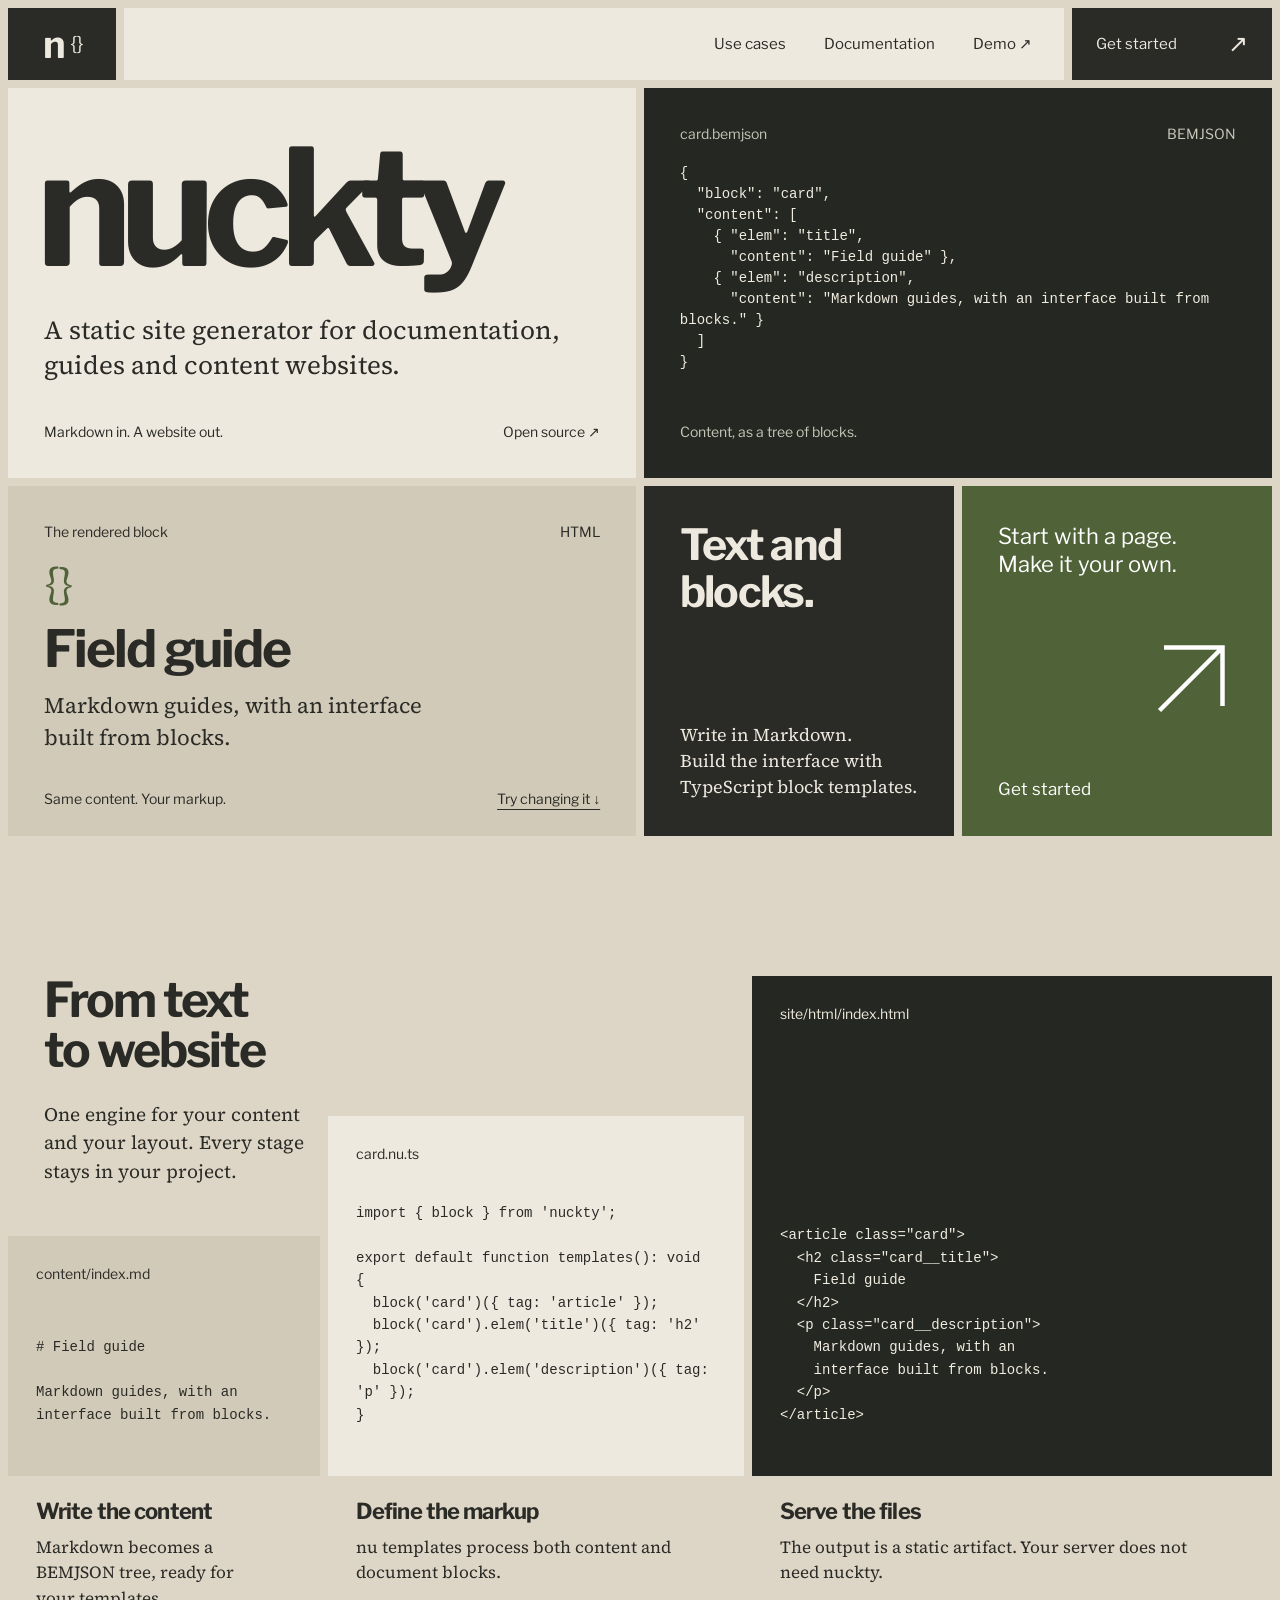
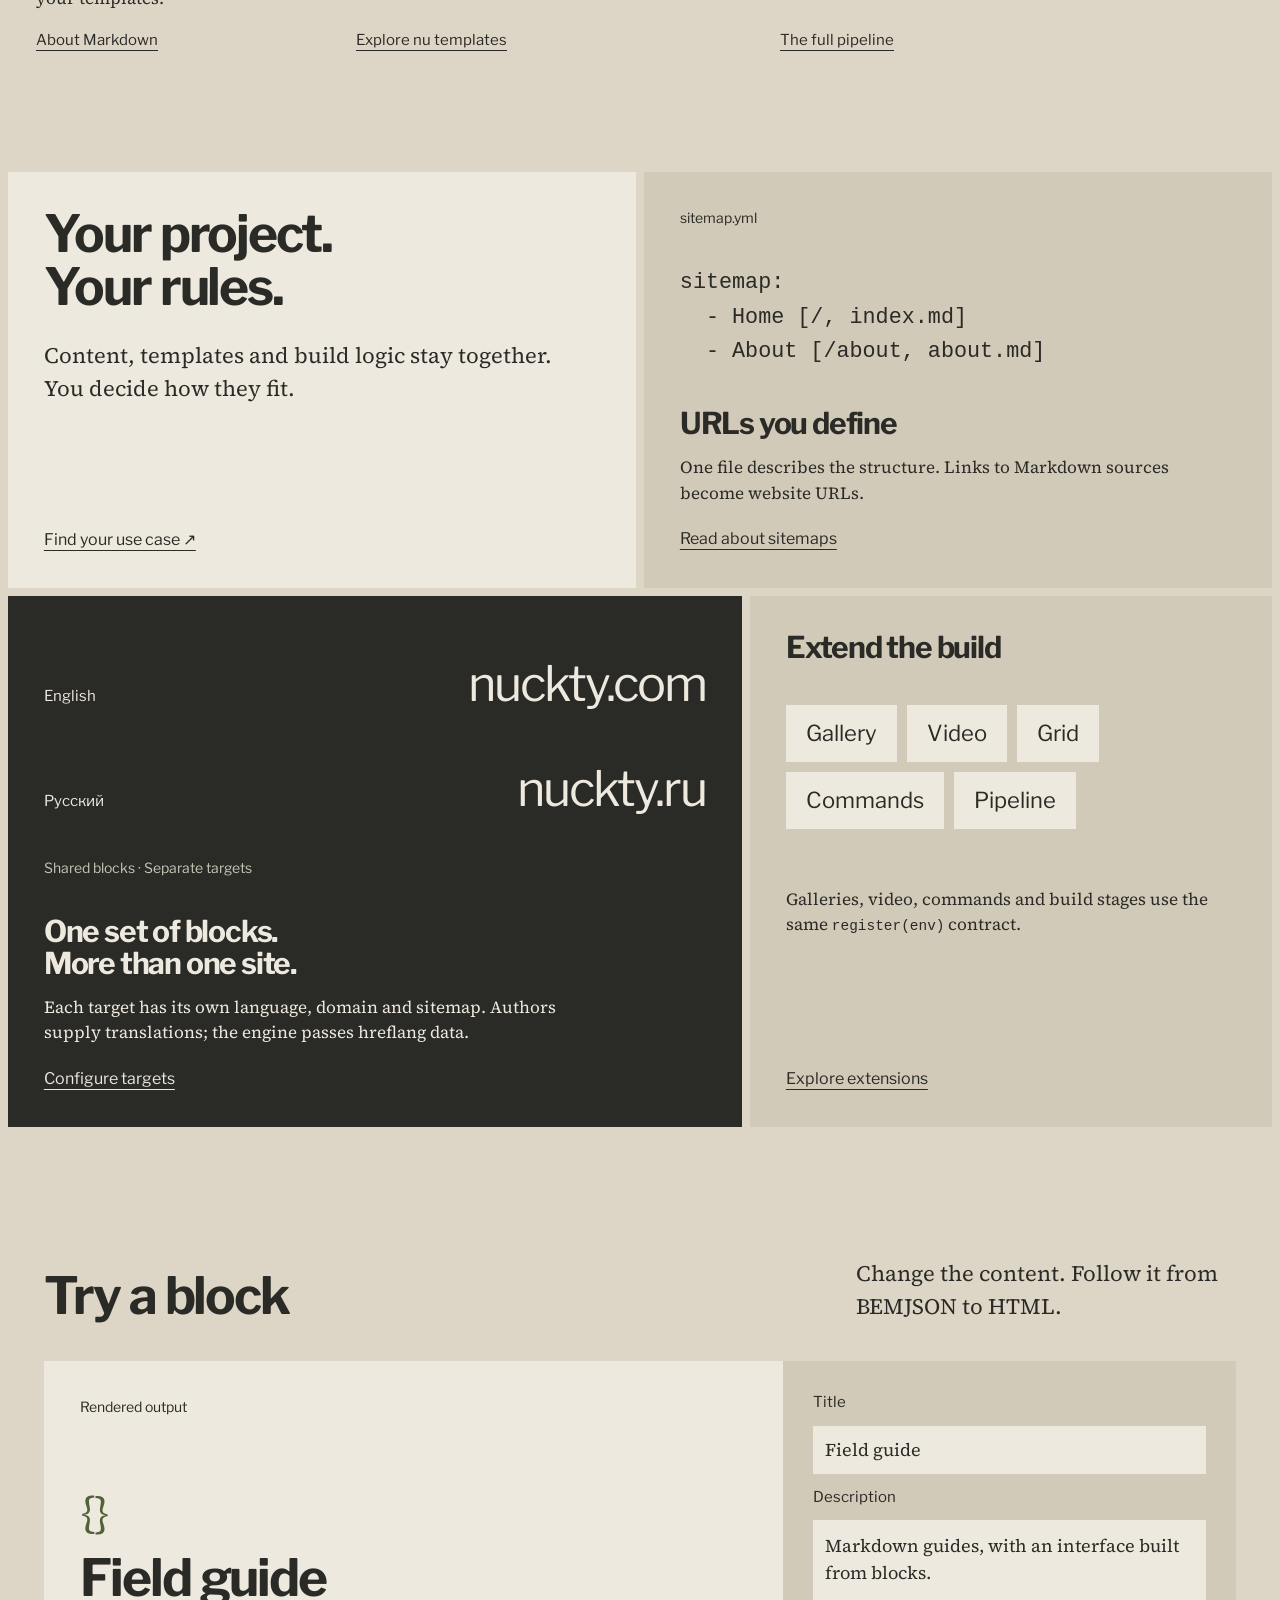
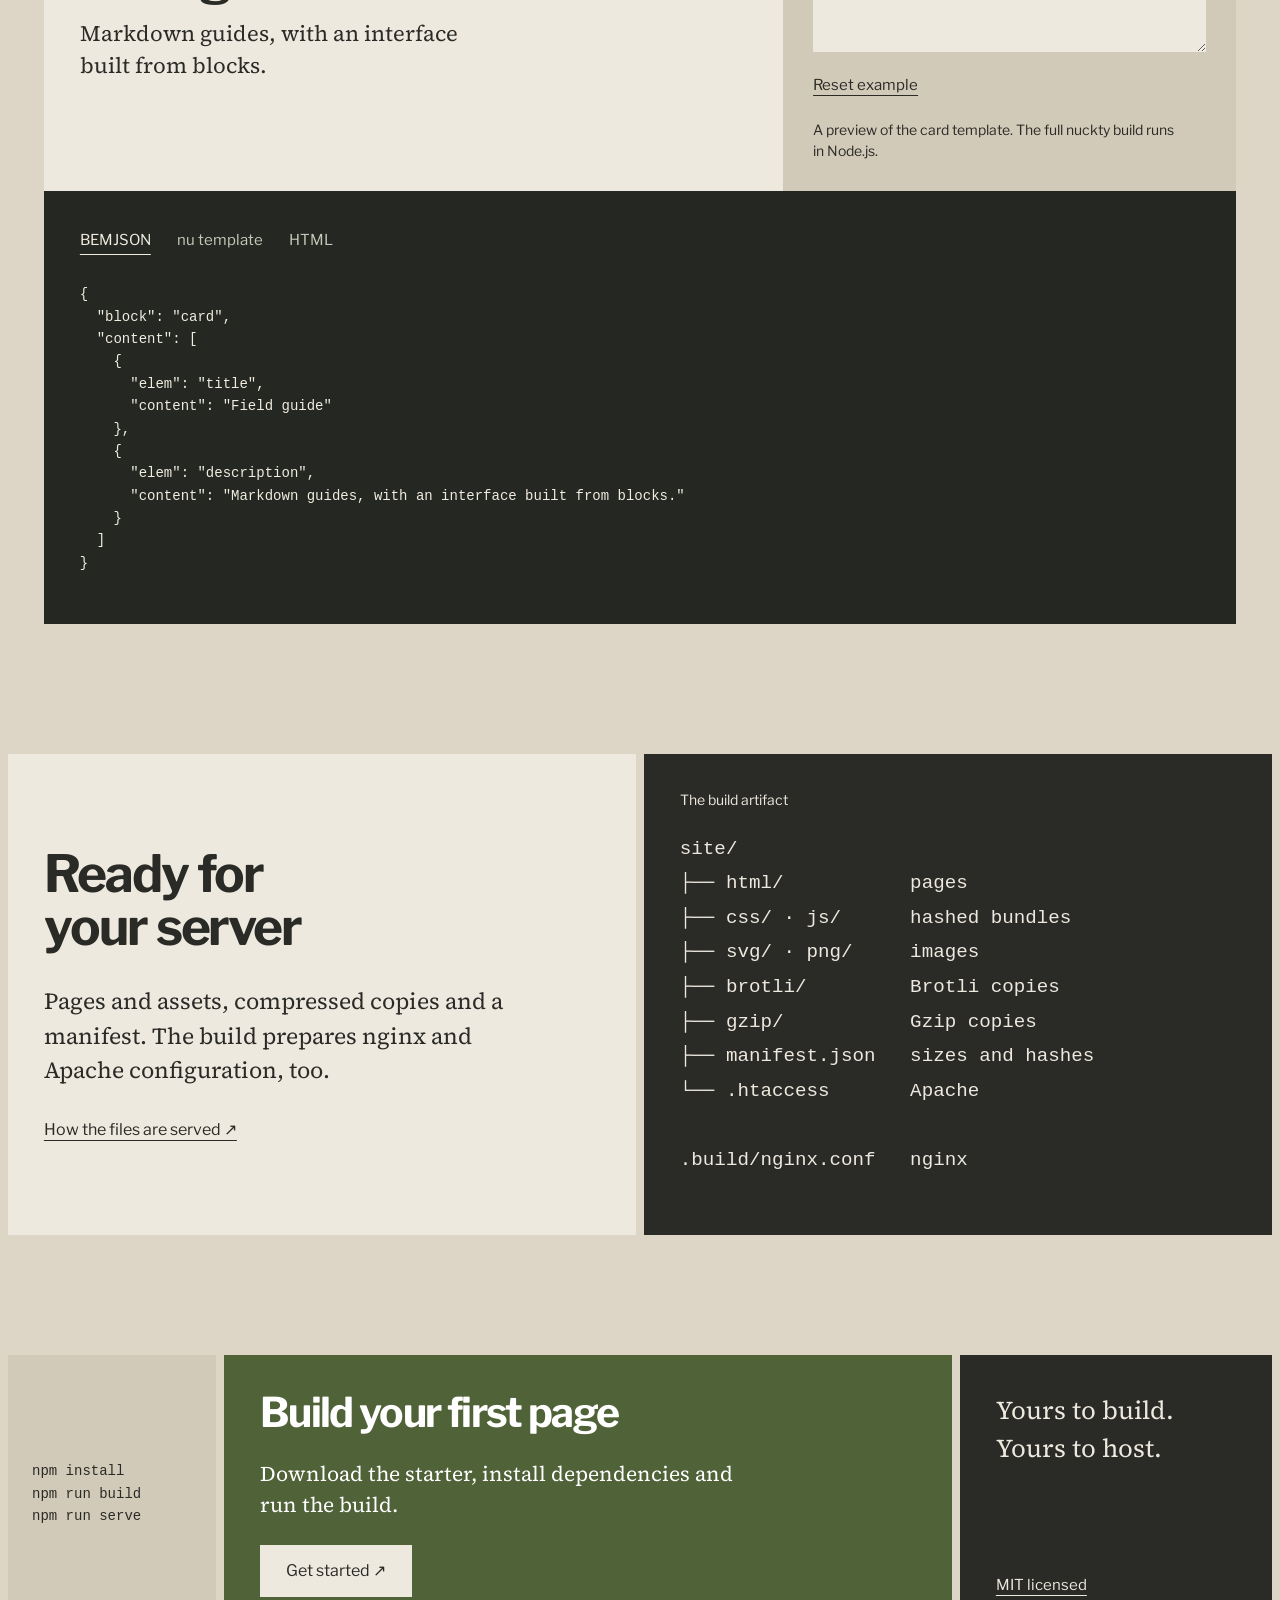
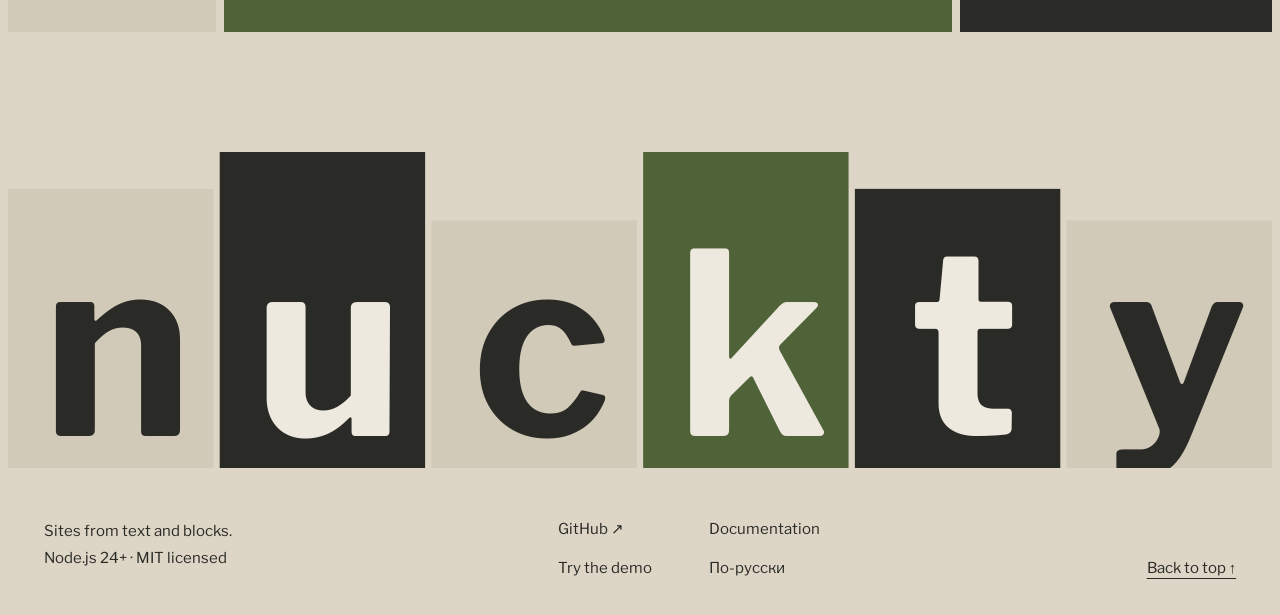
<file: v1/index.html>
<!doctype html><html lang="en" id="top"><head><meta charset="UTF-8"><meta name="viewport" content="width=device-width, initial-scale=1"><meta name="description" content="A static site generator with Markdown, BEMJSON and TypeScript block templates."><meta name="theme-color" content="#ddd6c6"><title>nuckty — sites from text and blocks</title><link rel="icon" href="./favicon.svg"><link rel="preload" href="./fonts/franklin-700.ttf" as="font" type="font/ttf" crossorigin>  <script type="module" crossorigin src="./assets/main-B4SLLiUe.js"></script>
  <link rel="stylesheet" crossorigin href="./assets/main-BP3L2d_M.css">
</head><body><a class="skip-link" href="#main">Skip to content</a><header class="header"><a class="header__brand" href="./" aria-label="nuckty home">n<span class="header__mark" aria-hidden="true">{ }</span></a><nav class="header__nav" aria-label="Main navigation"><a href="./use-cases/" >Use cases</a><a href="https://nuckty.com/docs">Documentation</a><a href="https://demo.nuckty.com">Demo ↗</a></nav><a class="header__action" href="./how/start/" >Get started <span aria-hidden="true">↗</span></a><button class="header__menu" aria-expanded="false" aria-controls="mobile-nav" hidden>Menu</button><nav id="mobile-nav" class="header__mobile" aria-label="Mobile navigation" hidden><a href="./use-cases/">Use cases</a><a href="./how/start/">Get started</a><a href="https://nuckty.com/docs">Documentation</a><a href="https://demo.nuckty.com">Demo</a></nav></header><main id="main">
<section class="hero" aria-labelledby="home-title">
<div class="hero__name tile"><h1 id="home-title">nuckty</h1><p>A static site generator for documentation, guides and content websites.</p><div class="hero__meta"><span>Markdown in. A website out.</span><a href="https://github.com/nuckty/nuckty">Open source ↗</a></div></div>
<div class="hero__source tile" data-ui><div class="fragment__bar"><span>card.bemjson</span><span>BEMJSON</span></div><pre class="code "><code>{
  &quot;block&quot;: &quot;card&quot;,
  &quot;content&quot;: [
    { &quot;elem&quot;: &quot;title&quot;,
      &quot;content&quot;: &quot;Field guide&quot; },
    { &quot;elem&quot;: &quot;description&quot;,
      &quot;content&quot;: &quot;Markdown guides, with an interface built from blocks.&quot; }
  ]
}</code></pre><div class="fragment__bottom">Content, as a tree of blocks.</div></div>
<div class="hero__output tile" data-ui><div class="fragment__bar"><span>The rendered block</span><span>HTML</span></div><article class="sample"><span class="sample__glyph" aria-hidden="true">{ }</span><h2>Field guide</h2><p>Markdown guides, with an interface built from blocks.</p></article><div class="fragment__bottom"><span>Same content. Your markup.</span><a href="#playground">Try changing it ↓</a></div></div>
<div class="hero__statement tile"><h2>Text and<br>blocks.</h2><p>Write in Markdown.<br>Build the interface with TypeScript block templates.</p></div>
<a class="hero__start tile" href="./how/start/"><span>Start with a page.<br>Make it your own.</span><svg class="hero__arrow" aria-hidden="true" viewBox="0 0 100 100"><path d="M15 85 85 15M20 15h65v65" fill="none" stroke="currentColor" stroke-width="5"/></svg><span>Get started</span></a>
</section>
<section class="pipeline" aria-labelledby="pipeline-title"><div class="pipeline__intro"><h2 id="pipeline-title" data-reveal>From text<br>to website</h2><p data-reveal>One engine for your content and your layout. Every stage stays in your project.</p></div><div class="pipeline__stage pipeline__stage_markdown"><div class="pipeline__picture" data-ui data-reveal><div class="fragment__bar">content/index.md</div><pre class="code "><code># Field guide

Markdown guides, with an
interface built from blocks.</code></pre></div><h3 data-reveal>Write the content</h3><p>Markdown becomes a BEMJSON tree, ready for your templates.</p><a href="https://nuckty.com/how/markdown">About Markdown</a></div><div class="pipeline__stage pipeline__stage_template"><div class="pipeline__picture" data-ui data-reveal><div class="fragment__bar">card.nu.ts</div><pre class="code "><code>import { block } from 'nuckty';

export default function templates(): void {
  block('card')({ tag: 'article' });
  block('card').elem('title')({ tag: 'h2' });
  block('card').elem('description')({ tag: 'p' });
}</code></pre></div><h3 data-reveal>Define the markup</h3><p>nu templates process both content and document blocks.</p><a href="https://nuckty.com/how/templates">Explore nu templates</a></div><div class="pipeline__stage pipeline__stage_html"><div class="pipeline__picture" data-ui data-reveal><div class="fragment__bar">site/html/index.html</div><pre class="code "><code>&lt;article class=&quot;card&quot;&gt;
  &lt;h2 class=&quot;card__title&quot;&gt;
    Field guide
  &lt;/h2&gt;
  &lt;p class=&quot;card__description&quot;&gt;
    Markdown guides, with an
    interface built from blocks.
  &lt;/p&gt;
&lt;/article&gt;</code></pre></div><h3 data-reveal>Serve the files</h3><p>The output is a static artifact. Your server does not need nuckty.</p><a href="https://nuckty.com/how/pipeline">The full pipeline</a></div></section>
<section class="features" aria-labelledby="features-title"><div class="features__heading tile"><h2 id="features-title" data-reveal>Your project.<br>Your rules.</h2><p data-reveal>Content, templates and build logic stay together. You decide how they fit.</p><a href="./use-cases/">Find your use case ↗</a></div><div class="features__sitemap tile"><div data-ui data-reveal><div class="fragment__bar">sitemap.yml</div><pre class="code "><code>sitemap:
  - Home [/, index.md]
  - About [/about, about.md]</code></pre></div><h3 data-reveal>URLs you define</h3><p>One file describes the structure. Links to Markdown sources become website URLs.</p><a href="https://nuckty.com/how/sitemap">Read about sitemaps</a></div><div class="features__targets tile"><div class="targets" data-ui data-reveal><div><span>English</span><strong>nuckty.com</strong></div><div><span>Русский</span><strong>nuckty.ru</strong></div><p>Shared blocks · Separate targets</p></div><h3 data-reveal>One set of blocks.<br>More than one site.</h3><p>Each target has its own language, domain and sitemap. Authors supply translations; the engine passes hreflang data.</p><a href="https://nuckty.com/how/targets">Configure targets</a></div><div class="features__extensions tile"><h3 data-reveal>Extend the build</h3><div class="extensions" data-reveal><span>Gallery</span><span>Video</span><span>Grid</span><span>Commands</span><span>Pipeline</span></div><p>Galleries, video, commands and build stages use the same <code>register(env)</code> contract.</p><a href="https://nuckty.com/ext">Explore extensions</a></div></section>
<section class="playground" id="playground" aria-labelledby="playground-title"><div class="playground__intro"><h2 id="playground-title" data-reveal>Try a block</h2><p data-reveal>Change the content. Follow it from BEMJSON to HTML.</p></div><div class="playground__board" data-ui><div class="playground__preview"><div class="fragment__bar">Rendered output</div><article class="sample sample_live"><span class="sample__glyph" aria-hidden="true">{ }</span><h3 id="preview-title">Field guide</h3><p id="preview-description">Markdown guides, with an interface built from blocks.</p></article></div><form class="playground__controls"><label for="card-title">Title</label><input id="card-title" name="title" value="Field guide" maxlength="40"><label for="card-description">Description</label><textarea id="card-description" name="description" maxlength="160" rows="4">Markdown guides, with an interface built from blocks.</textarea><button type="reset" class="playground__reset">Reset example</button><p class="playground__note">A preview of the card template. The full nuckty build runs in Node.js.</p></form><div class="playground__source"><div class="playground__tabs" role="tablist" aria-label="Block source" hidden><button id="tab-json" role="tab" aria-selected="true" aria-controls="panel-json" data-tab="json">BEMJSON</button><button id="tab-nu" role="tab" aria-selected="false" aria-controls="panel-nu" tabindex="-1" data-tab="nu">nu template</button><button id="tab-html" role="tab" aria-selected="false" aria-controls="panel-html" tabindex="-1" data-tab="html">HTML</button></div><div id="panel-json" role="tabpanel" aria-labelledby="tab-json" tabindex="0"><pre class="code "><code>{
  &quot;block&quot;: &quot;card&quot;,
  &quot;content&quot;: [
    { &quot;elem&quot;: &quot;title&quot;,
      &quot;content&quot;: &quot;Field guide&quot; },
    { &quot;elem&quot;: &quot;description&quot;,
      &quot;content&quot;: &quot;Markdown guides, with an interface built from blocks.&quot; }
  ]
}</code></pre></div><div id="panel-nu" role="tabpanel" aria-labelledby="tab-nu" tabindex="0"><pre class="code "><code>import { block } from 'nuckty';

export default function templates(): void {
  block('card')({ tag: 'article' });
  block('card').elem('title')({ tag: 'h2' });
  block('card').elem('description')({ tag: 'p' });
}</code></pre></div><div id="panel-html" role="tabpanel" aria-labelledby="tab-html" tabindex="0"><pre class="code "><code>&lt;article class=&quot;card&quot;&gt;&lt;h2 class=&quot;card__title&quot;&gt;Field guide&lt;/h2&gt;&lt;p class=&quot;card__description&quot;&gt;Markdown guides, with an interface built from blocks.&lt;/p&gt;&lt;/article&gt;</code></pre></div></div></div></section>
<section class="shipping" aria-labelledby="shipping-title"><div class="shipping__intro tile"><h2 id="shipping-title" data-reveal>Ready for<br>your server</h2><p data-reveal>Pages and assets, compressed copies and a manifest. The build prepares nginx and Apache configuration, too.</p><a href="https://nuckty.com/out/hosting">How the files are served ↗</a></div><div class="shipping__tree tile" data-ui data-reveal><div class="fragment__bar">The build artifact</div><pre class="code "><code>site/
├── html/           pages
├── css/ · js/      hashed bundles
├── svg/ · png/     images
├── brotli/         Brotli copies
├── gzip/           Gzip copies
├── manifest.json   sizes and hashes
└── .htaccess       Apache

.build/nginx.conf   nginx</code></pre></div></section>
<section class="cta" aria-labelledby="cta-title"><div class="cta__code tile" data-ui><pre class="code "><code>npm install
npm run build
npm run serve</code></pre></div><div class="cta__main tile"><h2 id="cta-title" data-reveal>Build your first page</h2><p data-reveal>Download the starter, install dependencies and run the build.</p><a class="button" href="./how/start/">Get started ↗</a></div><div class="cta__aside tile"><p>Yours to build.<br>Yours to host.</p><a href="https://github.com/nuckty/nuckty/blob/main/LICENSE">MIT licensed</a></div></section>
</main><footer class="footer"><svg class="footer__mark" role="img" aria-label="nuckty" viewBox="0 0 1200 300" preserveAspectRatio="none"><rect x="0" y="35" width="195" height="265" fill="var(--surface)"/><text x="97" y="270" text-anchor="middle" fill="var(--ink)">n</text><rect x="201" y="0" width="195" height="300" fill="var(--ink)"/><text x="298" y="270" text-anchor="middle" fill="var(--paper)">u</text><rect x="402" y="65" width="195" height="235" fill="var(--surface)"/><text x="499" y="270" text-anchor="middle" fill="var(--ink)">c</text><rect x="603" y="0" width="195" height="300" fill="var(--accent)"/><text x="700" y="270" text-anchor="middle" fill="var(--paper)">k</text><rect x="804" y="35" width="195" height="265" fill="var(--ink)"/><text x="901" y="270" text-anchor="middle" fill="var(--paper)">t</text><rect x="1005" y="65" width="195" height="235" fill="var(--surface)"/><text x="1102" y="270" text-anchor="middle" fill="var(--ink)">y</text></svg><div class="footer__bottom"><p>Sites from text and blocks.<br>Node.js 24+ · MIT licensed</p><nav aria-label="Footer navigation"><a href="https://github.com/nuckty/nuckty">GitHub ↗</a><a href="https://nuckty.com/docs">Documentation</a><a href="https://demo.nuckty.com">Try the demo</a><a href="https://nuckty.ru/">По-русски</a></nav><a class="footer__top" href="#top">Back to top ↑</a></div></footer></body></html>
</file>
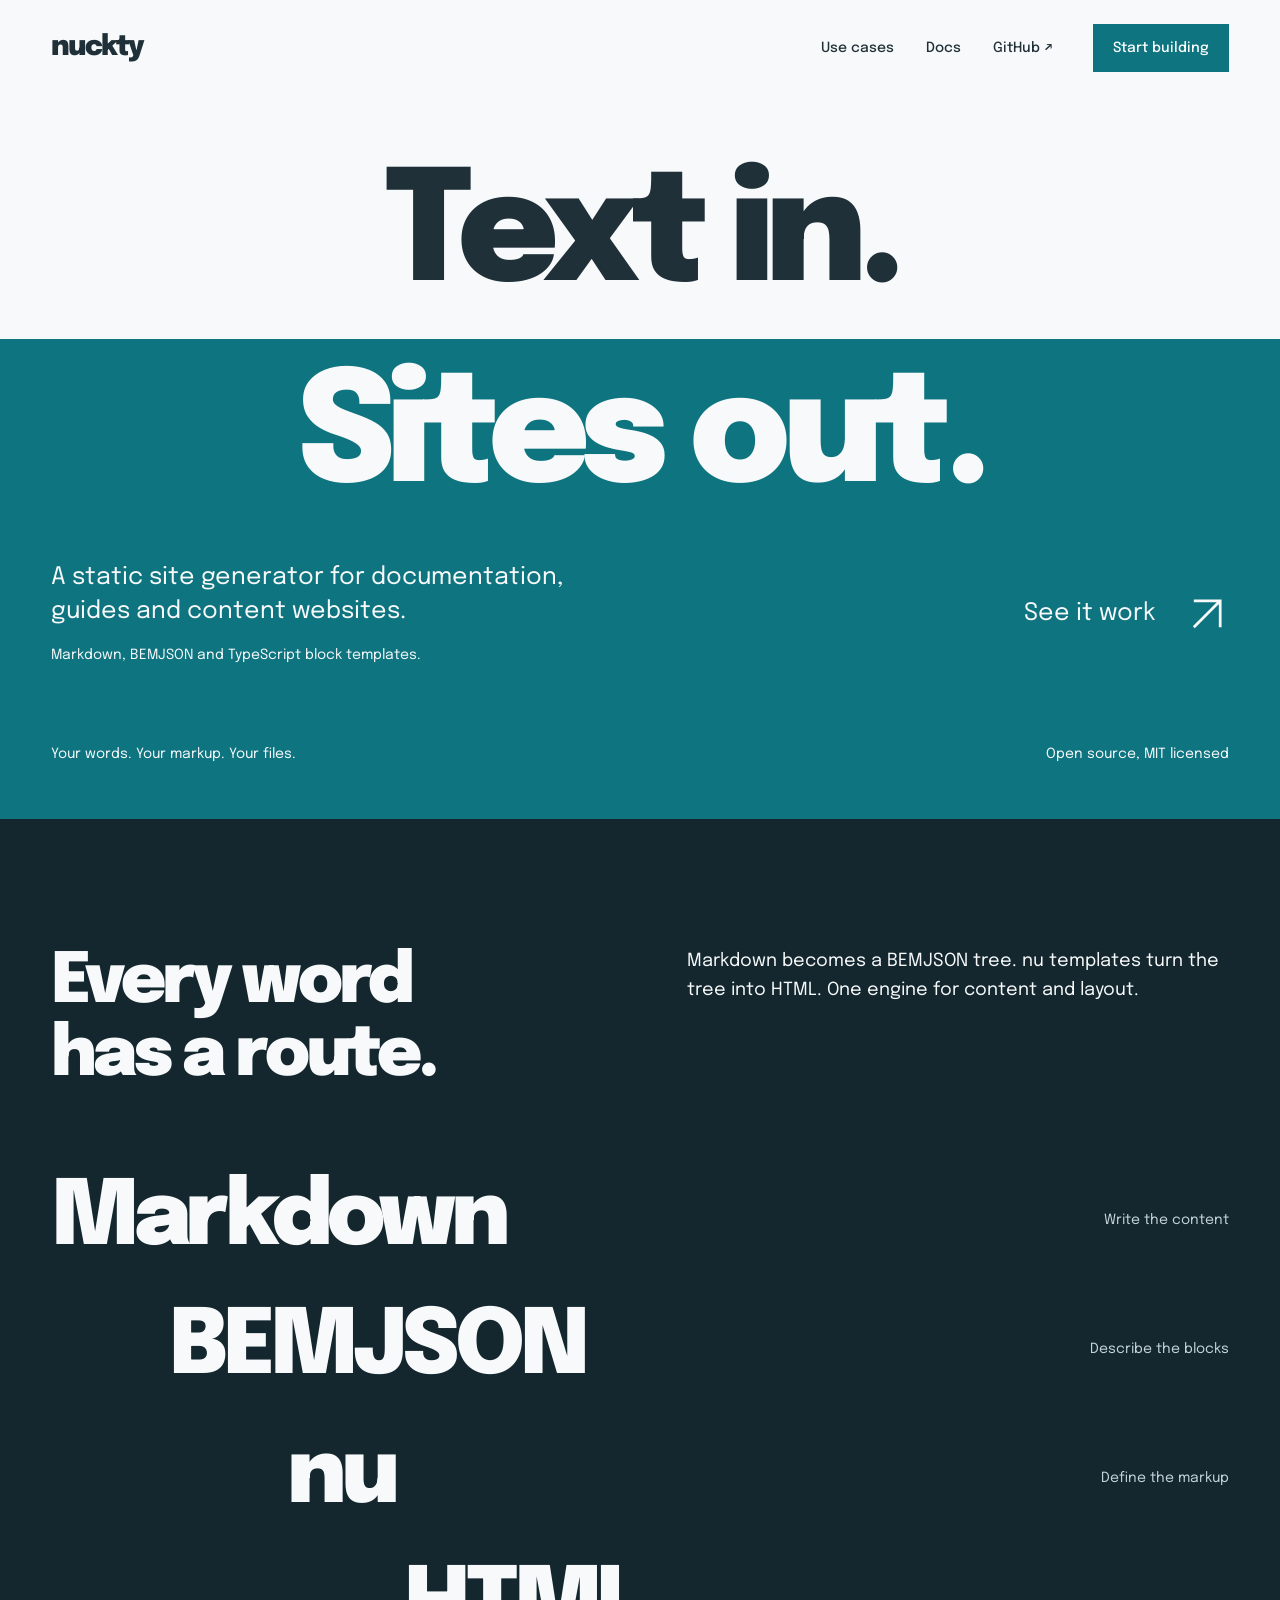
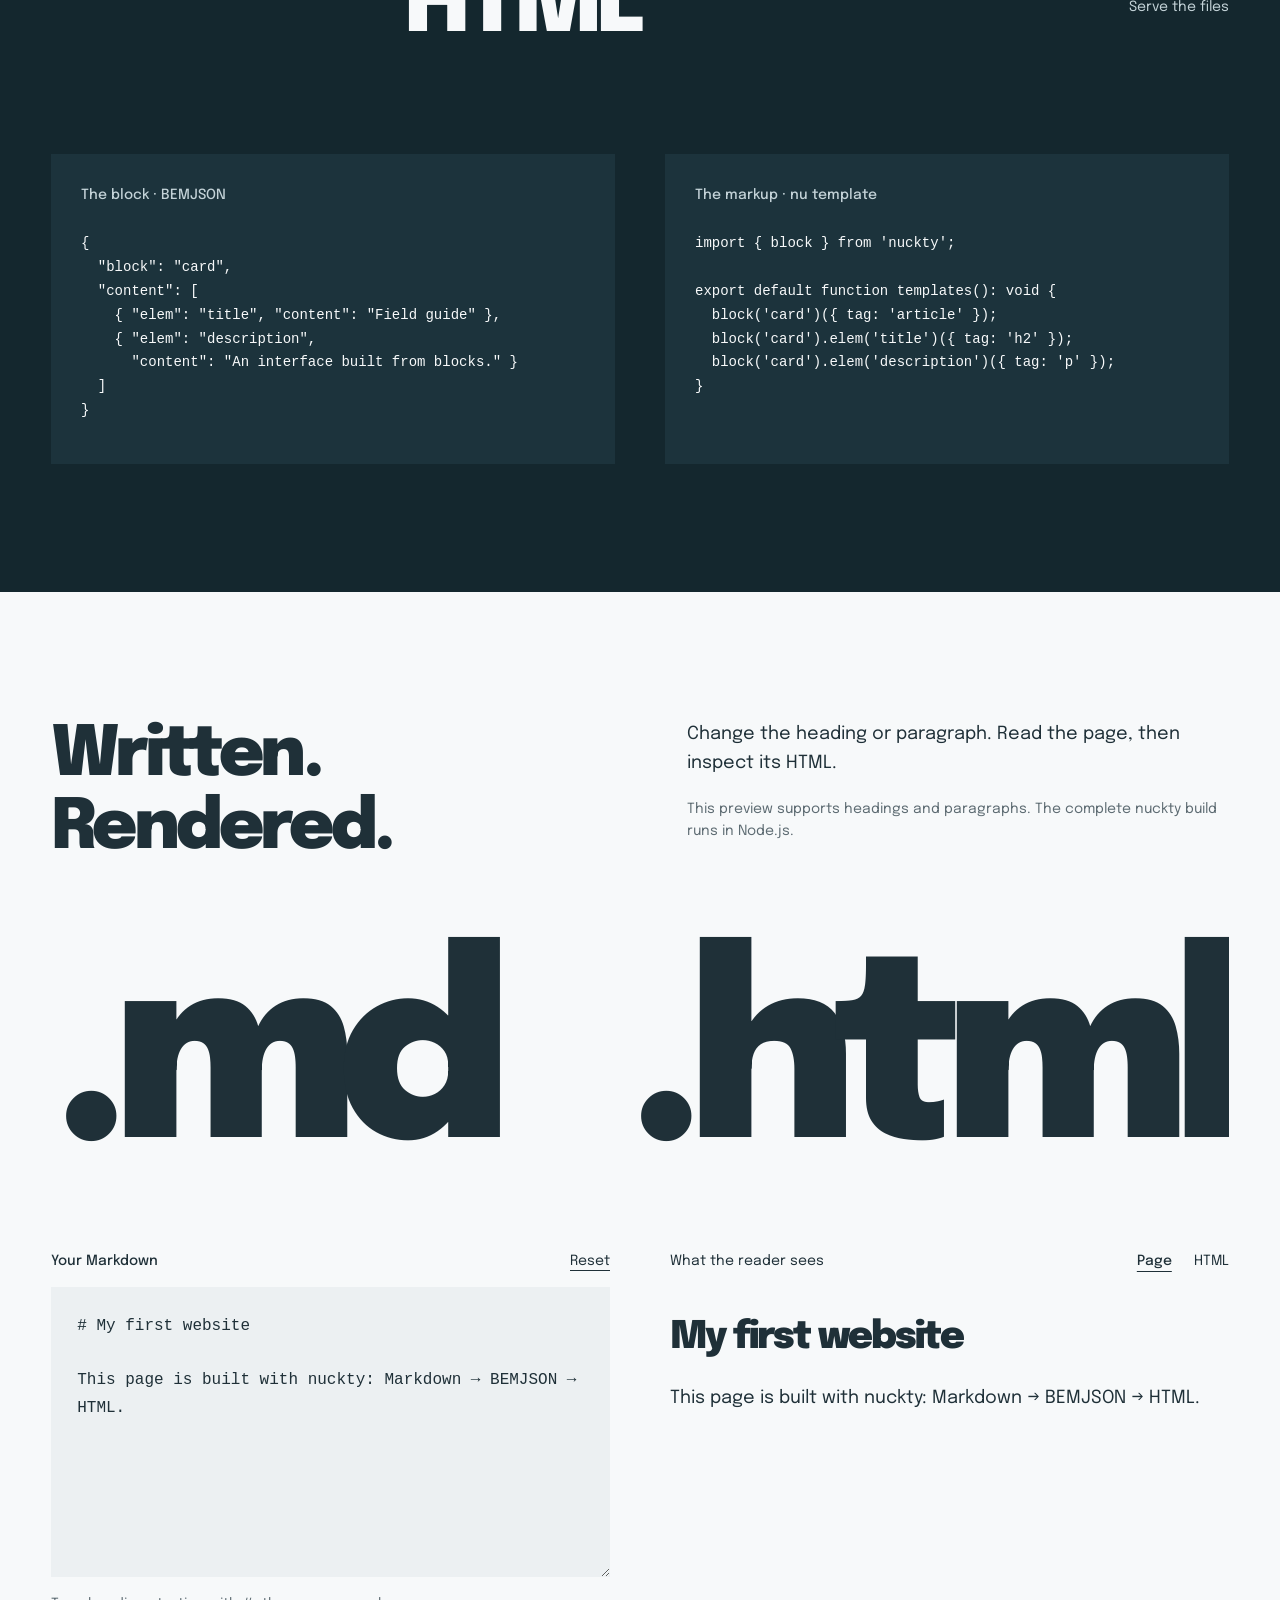
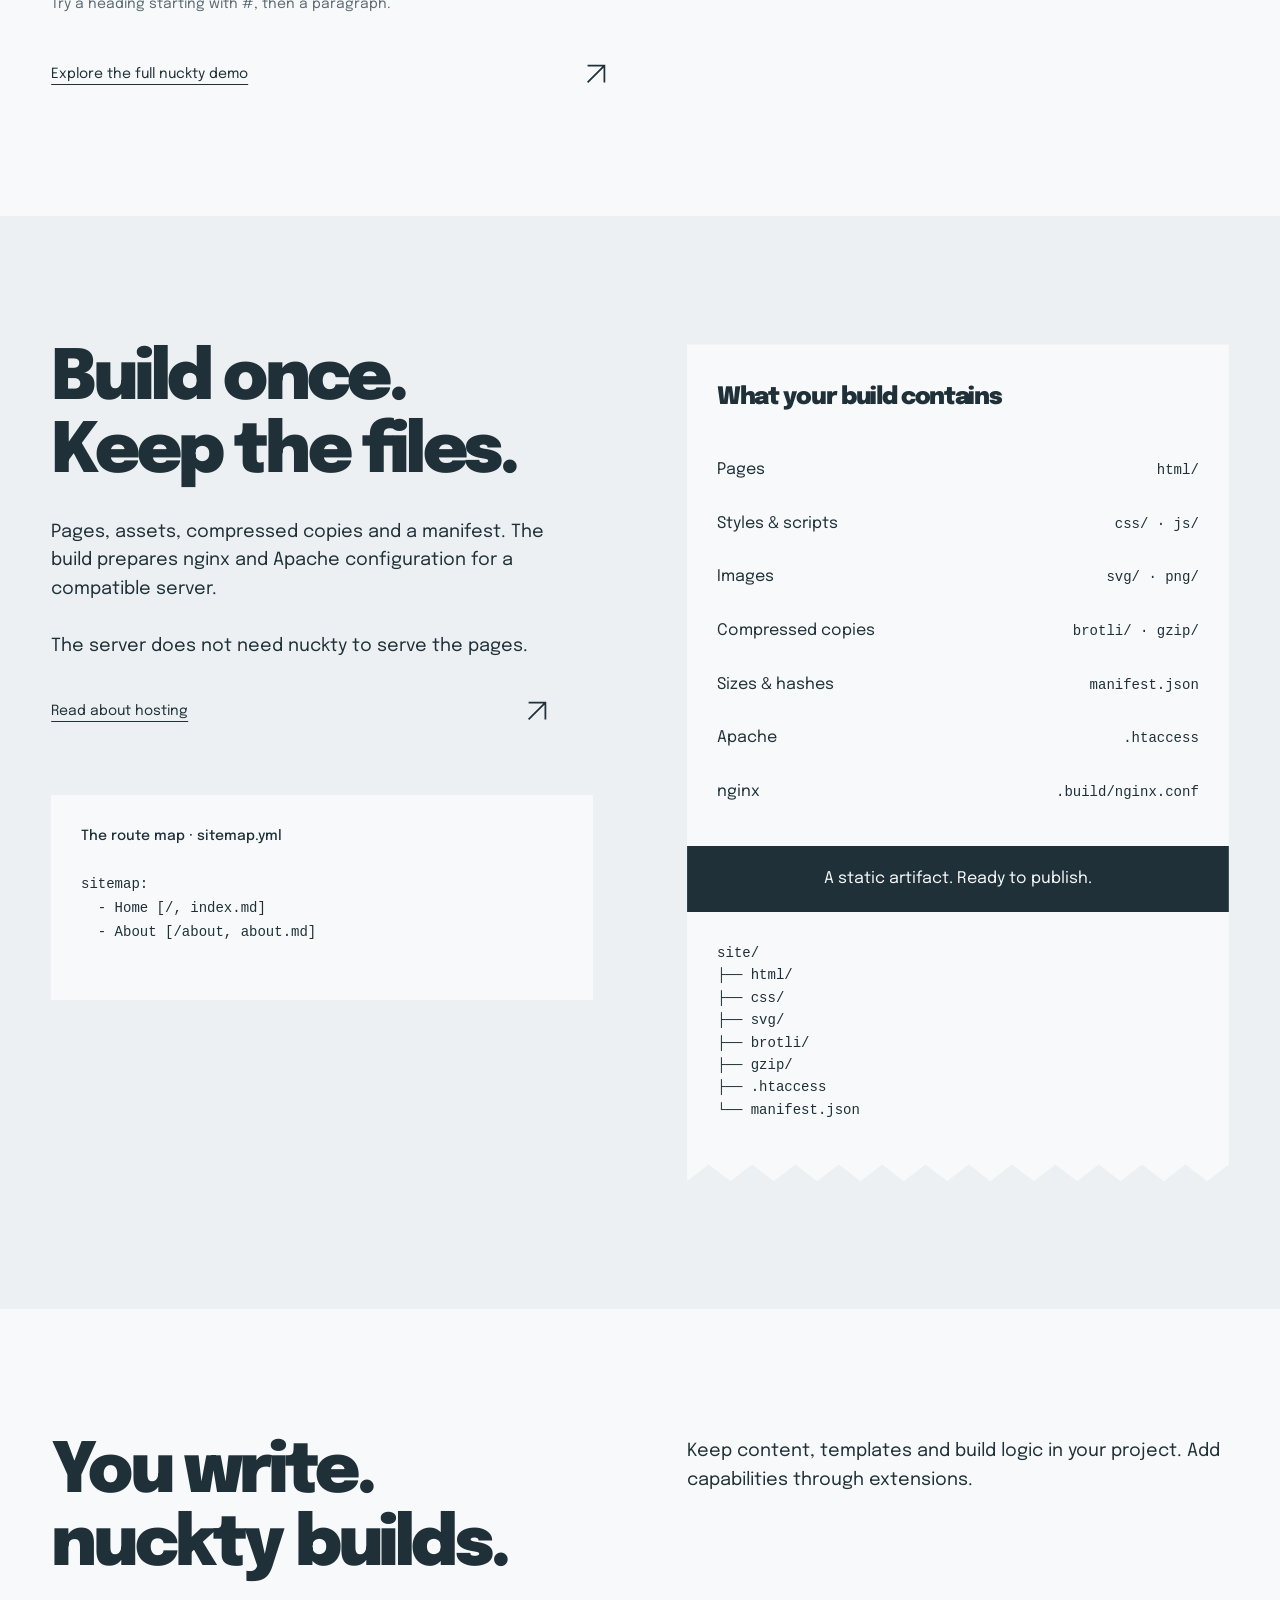
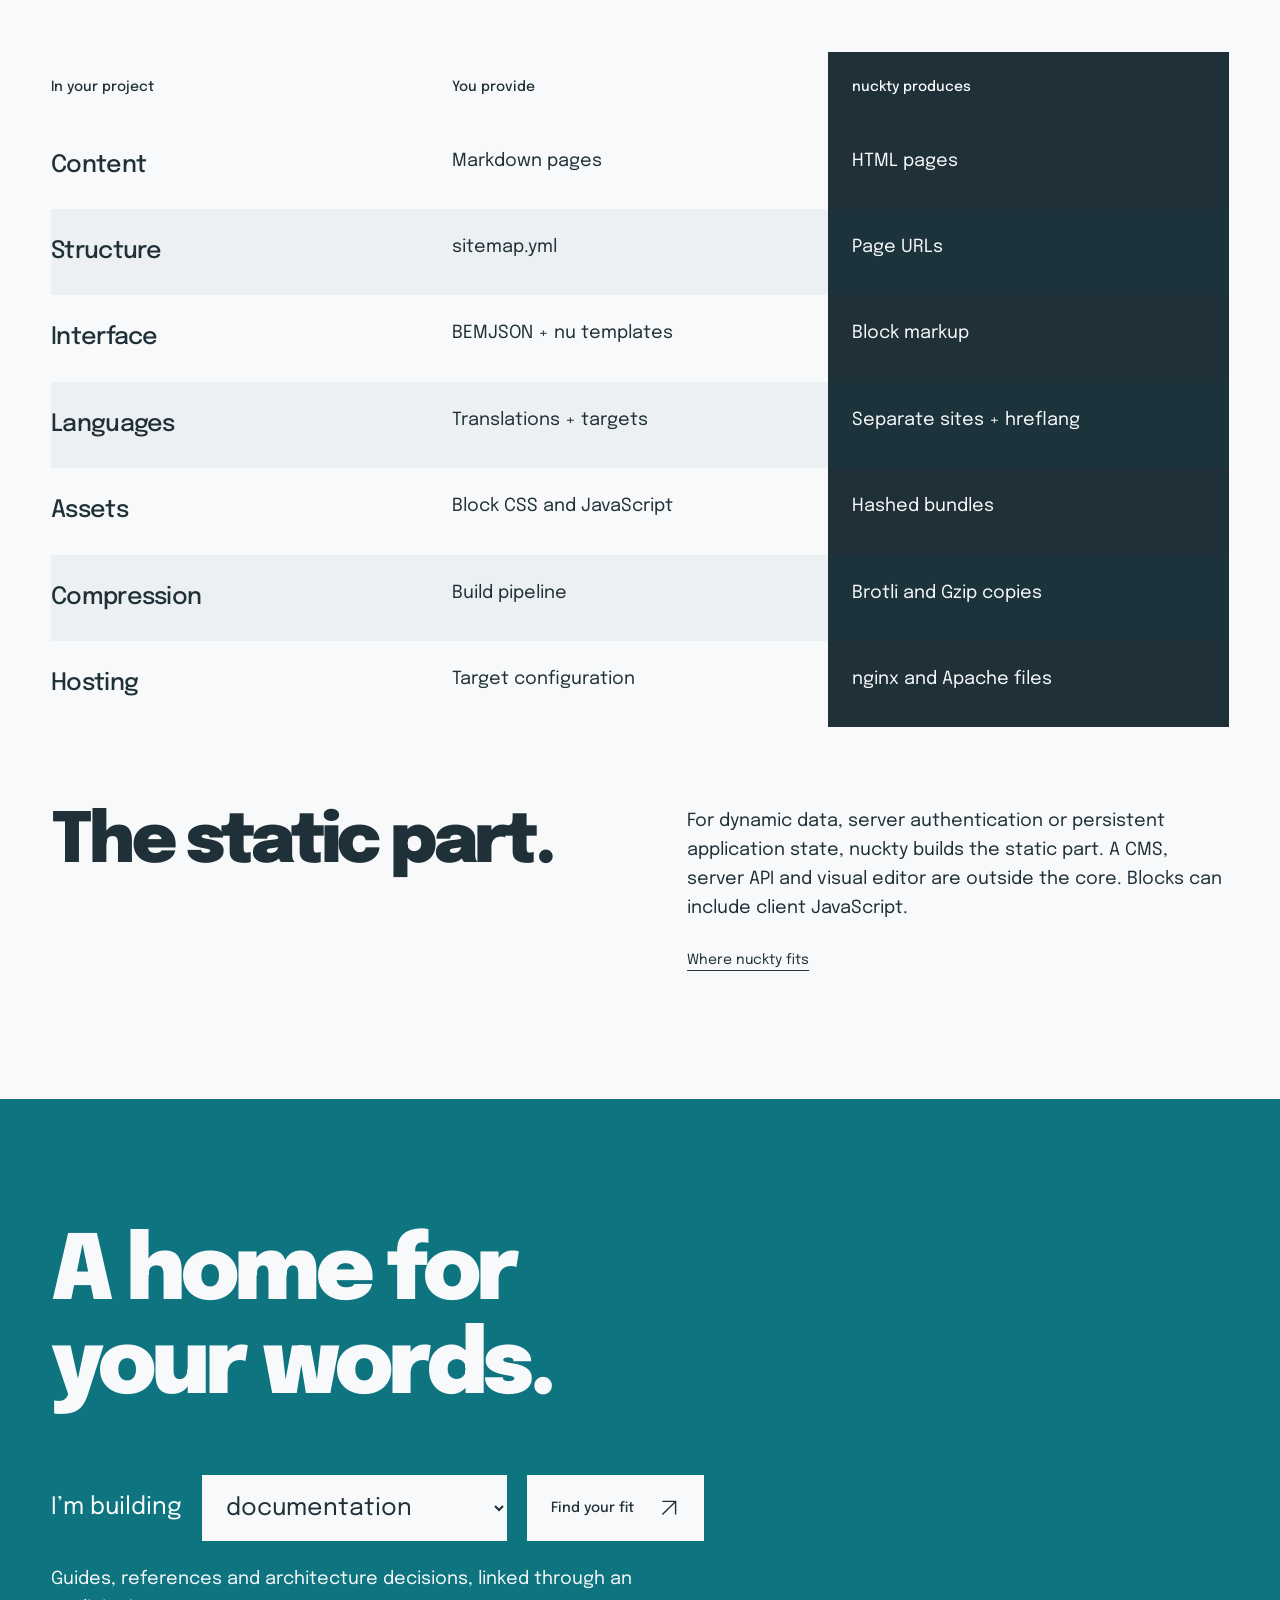
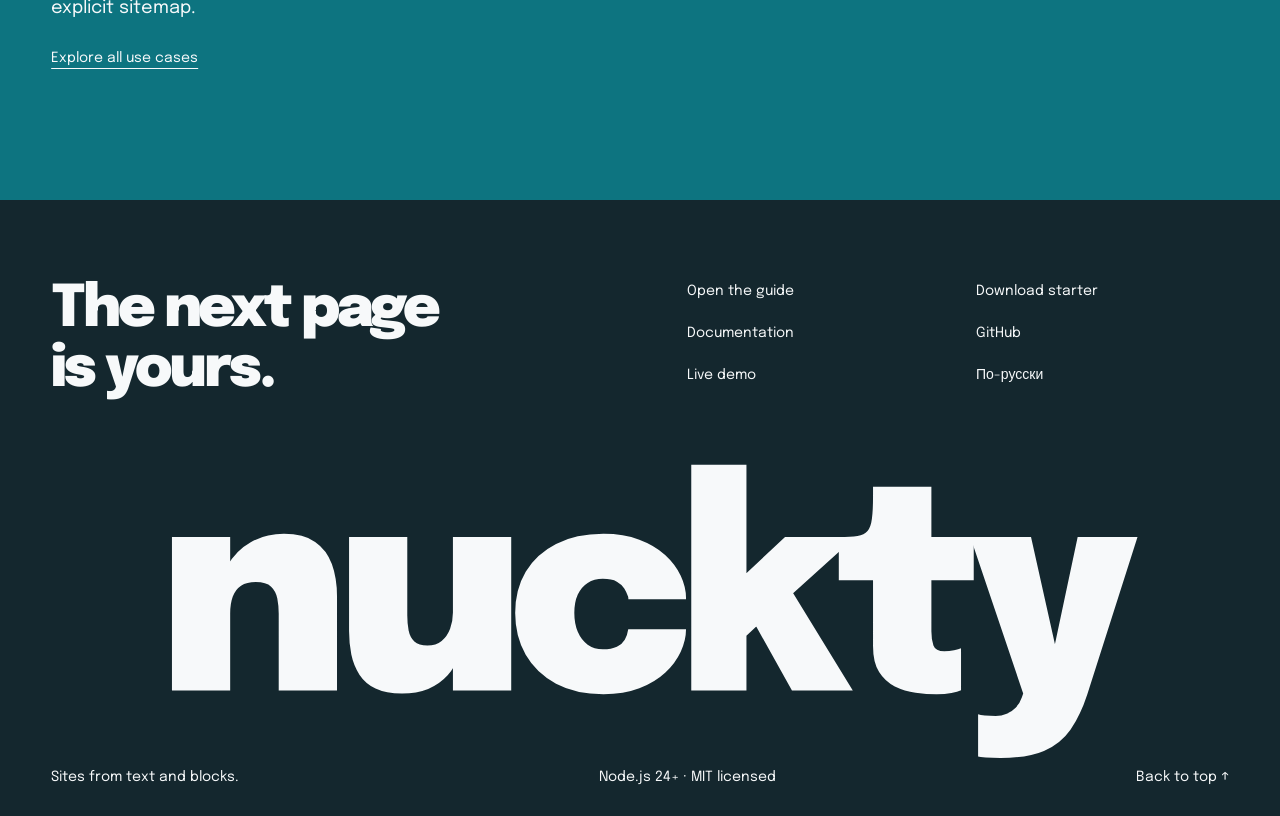
<file: v2/index.html>
<!doctype html><html lang="en" id="top"><head><meta charset="utf-8"><meta name="viewport" content="width=device-width, initial-scale=1"><meta name="description" content="A static site generator for documentation, guides and content websites. Markdown, BEMJSON and nu templates."><meta name="theme-color" content="#f7f9fa"><title>nuckty — text in, sites out</title><link rel="icon" href="./favicon.svg"><link rel="preload" href="./fonts/epilogue-900.ttf" as="font" type="font/ttf" crossorigin>  <script type="module" crossorigin src="./assets/main-D28NlAtl.js"></script>
  <link rel="stylesheet" crossorigin href="./assets/main-Bgc8otKc.css">
</head><body class="page page_home"><a class="skip-link" href="#main">Skip to content</a><header class="header"><a class="header__logo" href="./" aria-label="nuckty home">nuckty</a><nav class="header__nav" aria-label="Main navigation"><a href="./use-cases/" >Use cases</a><a href="https://nuckty.com/docs">Docs</a><a href="https://github.com/nuckty/nuckty">GitHub ↗</a></nav><a class="button header__action" href="./how/start/" >Start building</a><button class="header__menu" aria-controls="mobile-menu" aria-expanded="false" hidden>Menu</button><nav class="header__mobile" id="mobile-menu" aria-label="Mobile navigation" hidden><a href="./use-cases/">Use cases</a><a href="./how/start/">Getting started</a><a href="https://nuckty.com/docs">Documentation</a><a href="https://github.com/nuckty/nuckty">GitHub</a></nav></header><main id="main">
<section class="hero" aria-labelledby="hero-title" data-chapter="light"><h1 class="hero__title" id="hero-title"><span class="hero__line">Text in.</span><span class="hero__line hero__line_output">Sites out.</span></h1><div class="hero__lower"><div class="hero__description"><p>A static site generator for documentation, guides and content websites.</p><p class="hero__detail">Markdown, BEMJSON and TypeScript block templates.</p></div><a class="hero__link" href="#try">See it work <svg class="arrow" viewBox="0 0 40 40" fill="none" aria-hidden="true"><path d="M8 32 32 8M8 8h24v24" stroke="currentColor" stroke-width="2.5"/></svg></a><div class="hero__bottom"><span>Your words. Your markup. Your files.</span><a href="https://github.com/nuckty/nuckty/blob/main/LICENSE">Open source, MIT licensed</a></div></div></section>
<section class="route section" aria-labelledby="route-title" data-chapter="dark"><div class="section__intro"><h2 id="route-title" data-reveal>Every word<br>has a route.</h2><p data-reveal>Markdown becomes a BEMJSON tree. nu templates turn the tree into HTML. One engine for content and layout.</p></div><div class="route__steps"><a class="route__step" href="https://nuckty.com/how/markdown" data-reveal><span>Markdown</span><span>Write the content</span></a><a class="route__step" href="https://nuckty.com/how/bemjson" data-reveal><span>BEMJSON</span><span>Describe the blocks</span></a><a class="route__step" href="https://nuckty.com/how/templates" data-reveal><span>nu</span><span>Define the markup</span></a><a class="route__step" href="https://nuckty.com/out/html" data-reveal><span>HTML</span><span>Serve the files</span></a></div><div class="route__examples"><figure class="source source_dark" data-ui><figcaption class="source__label">The block · BEMJSON</figcaption><pre><code>{
  &quot;block&quot;: &quot;card&quot;,
  &quot;content&quot;: [
    { &quot;elem&quot;: &quot;title&quot;, &quot;content&quot;: &quot;Field guide&quot; },
    { &quot;elem&quot;: &quot;description&quot;,
      &quot;content&quot;: &quot;An interface built from blocks.&quot; }
  ]
}</code></pre></figure><figure class="source source_dark" data-ui><figcaption class="source__label">The markup · nu template</figcaption><pre><code>import { block } from 'nuckty';

export default function templates(): void {
  block('card')({ tag: 'article' });
  block('card').elem('title')({ tag: 'h2' });
  block('card').elem('description')({ tag: 'p' });
}</code></pre></figure></div></section>
<section class="demo section" id="try" aria-labelledby="demo-title" data-chapter="light"><div class="section__intro"><h2 id="demo-title" data-reveal>Written.<br>Rendered.</h2><div data-reveal><p>Change the heading or paragraph. Read the page, then inspect its HTML.</p><p class="demo__note">This preview supports headings and paragraphs. The complete nuckty build runs in Node.js.</p></div></div><div class="demo__words" aria-hidden="true"><span>.md</span><span>.html</span></div><div class="demo__workspace"><div class="demo__input" data-ui><div class="demo__bar"><label for="markdown-input">Your Markdown</label><button class="text-button" type="button" id="reset-example" hidden>Reset</button></div><textarea id="markdown-input" spellcheck="false" aria-describedby="editor-help"># My first website

This page is built with nuckty: Markdown → BEMJSON → HTML.</textarea><p id="editor-help">Try a heading starting with #, then a paragraph.</p></div><div class="demo__output" data-ui><div class="demo__bar"><span>What the reader sees</span><div class="demo__switch" role="tablist" aria-label="Preview format" hidden><button id="rendered-tab" role="tab" aria-selected="true" aria-controls="rendered-panel" data-view="rendered">Page</button><button id="html-tab" role="tab" aria-selected="false" aria-controls="html-panel" tabindex="-1" data-view="html">HTML</button></div></div><div id="rendered-panel" class="demo__rendered" role="tabpanel" aria-labelledby="rendered-tab" tabindex="0"><h3>My first website</h3><p>This page is built with nuckty: Markdown → BEMJSON → HTML.</p></div><div id="html-panel" class="demo__html" role="tabpanel" aria-labelledby="html-tab" tabindex="0" hidden><pre><code>&lt;h1&gt;My first website&lt;/h1&gt;
&lt;p&gt;This page is built with nuckty: Markdown → BEMJSON → HTML.&lt;/p&gt;</code></pre></div><p class="demo__status" aria-live="polite" id="preview-status"></p></div></div><a class="demo__more" href="https://demo.nuckty.com">Explore the full nuckty demo <svg class="arrow" viewBox="0 0 40 40" fill="none" aria-hidden="true"><path d="M8 32 32 8M8 8h24v24" stroke="currentColor" stroke-width="2.5"/></svg></a></section>
<section class="artifact section" aria-labelledby="artifact-title" data-chapter="light"><div class="artifact__text"><h2 id="artifact-title" data-reveal>Build once.<br>Keep the files.</h2><p data-reveal>Pages, assets, compressed copies and a manifest. The build prepares nginx and Apache configuration for a compatible server.</p><p data-reveal>The server does not need nuckty to serve the pages.</p><a href="https://nuckty.com/out/hosting">Read about hosting <svg class="arrow" viewBox="0 0 40 40" fill="none" aria-hidden="true"><path d="M8 32 32 8M8 8h24v24" stroke="currentColor" stroke-width="2.5"/></svg></a><figure class="source source_map" data-ui><figcaption class="source__label">The route map · sitemap.yml</figcaption><pre><code>sitemap:
  - Home [/, index.md]
  - About [/about, about.md]</code></pre></figure></div><div class="receipt" data-ui><h3>What your build contains</h3><dl class="receipt__list"><div><dt>Pages</dt><dd><code>html/</code></dd></div><div><dt>Styles & scripts</dt><dd><code>css/ · js/</code></dd></div><div><dt>Images</dt><dd><code>svg/ · png/</code></dd></div><div><dt>Compressed copies</dt><dd><code>brotli/ · gzip/</code></dd></div><div><dt>Sizes & hashes</dt><dd><code>manifest.json</code></dd></div><div><dt>Apache</dt><dd><code>.htaccess</code></dd></div><div><dt>nginx</dt><dd><code>.build/nginx.conf</code></dd></div></dl><p class="receipt__result">A static artifact. Ready to publish.</p><div class="receipt__tree"><pre><code>site/
├── html/
├── css/
├── svg/
├── brotli/
├── gzip/
├── .htaccess
└── manifest.json</code></pre></div></div></section>
<section class="capabilities section" aria-labelledby="capabilities-title" data-chapter="light"><div class="section__intro"><h2 id="capabilities-title" data-reveal>You write.<br>nuckty builds.</h2><p data-reveal>Keep content, templates and build logic in your project. Add capabilities through extensions.</p></div><table class="comparison"><caption class="sr-only">What you provide and what the nuckty build produces</caption><thead><tr><th scope="col">In your project</th><th scope="col">You provide</th><th scope="col">nuckty produces</th></tr></thead><tbody><tr><th scope="row">Content</th><td data-label="You provide">Markdown pages</td><td data-label="nuckty produces">HTML pages</td></tr><tr><th scope="row">Structure</th><td data-label="You provide">sitemap.yml</td><td data-label="nuckty produces">Page URLs</td></tr><tr><th scope="row">Interface</th><td data-label="You provide">BEMJSON + nu templates</td><td data-label="nuckty produces">Block markup</td></tr><tr><th scope="row">Languages</th><td data-label="You provide">Translations + targets</td><td data-label="nuckty produces">Separate sites + hreflang</td></tr><tr><th scope="row">Assets</th><td data-label="You provide">Block CSS and JavaScript</td><td data-label="nuckty produces">Hashed bundles</td></tr><tr><th scope="row">Compression</th><td data-label="You provide">Build pipeline</td><td data-label="nuckty produces">Brotli and Gzip copies</td></tr><tr><th scope="row">Hosting</th><td data-label="You provide">Target configuration</td><td data-label="nuckty produces">nginx and Apache files</td></tr></tbody></table><div class="capabilities__scope"><h3 data-reveal>The static part.</h3><p data-reveal>For dynamic data, server authentication or persistent application state, nuckty builds the static part. A CMS, server API and visual editor are outside the core. Blocks can include client JavaScript.</p><a href="./use-cases/#when-another-tool-is-needed">Where nuckty fits</a></div></section>
<section class="fit section" aria-labelledby="fit-title" data-chapter="accent"><h2 id="fit-title" data-reveal>A home for<br>your words.</h2><form class="fit__form"><label for="site-kind">I’m building</label><select id="site-kind" name="kind"><option value="documentation">documentation</option><option value="guides">guides</option><option value="content">a content website</option></select><button class="button button_light" type="submit">Find your fit <svg class="arrow" viewBox="0 0 40 40" fill="none" aria-hidden="true"><path d="M8 32 32 8M8 8h24v24" stroke="currentColor" stroke-width="2.5"/></svg></button></form><p id="fit-description">Guides, references and architecture decisions, linked through an explicit sitemap.</p><a class="fit__fallback" href="./use-cases/">Explore all use cases</a></section>
</main><footer class="footer" data-chapter="dark"><div class="footer__upper"><h2 data-reveal>The next page<br>is yours.</h2><div class="footer__links"><a href="./how/start/">Open the guide</a><a href="https://nuckty.com/nuckty-starter.zip">Download starter</a><a href="https://nuckty.com/docs">Documentation</a><a href="https://github.com/nuckty/nuckty">GitHub</a><a href="https://demo.nuckty.com">Live demo</a><a href="https://nuckty.ru/">По-русски</a></div></div><svg class="footer__wordmark" viewBox="0 0 1100 290" role="img" aria-label="nuckty"><text x="550" y="220" text-anchor="middle">nuckty</text></svg><div class="footer__bottom"><p>Sites from text and blocks.</p><p>Node.js 24+ · MIT licensed</p><a href="#top">Back to top ↑</a></div></footer></body></html>
</file>
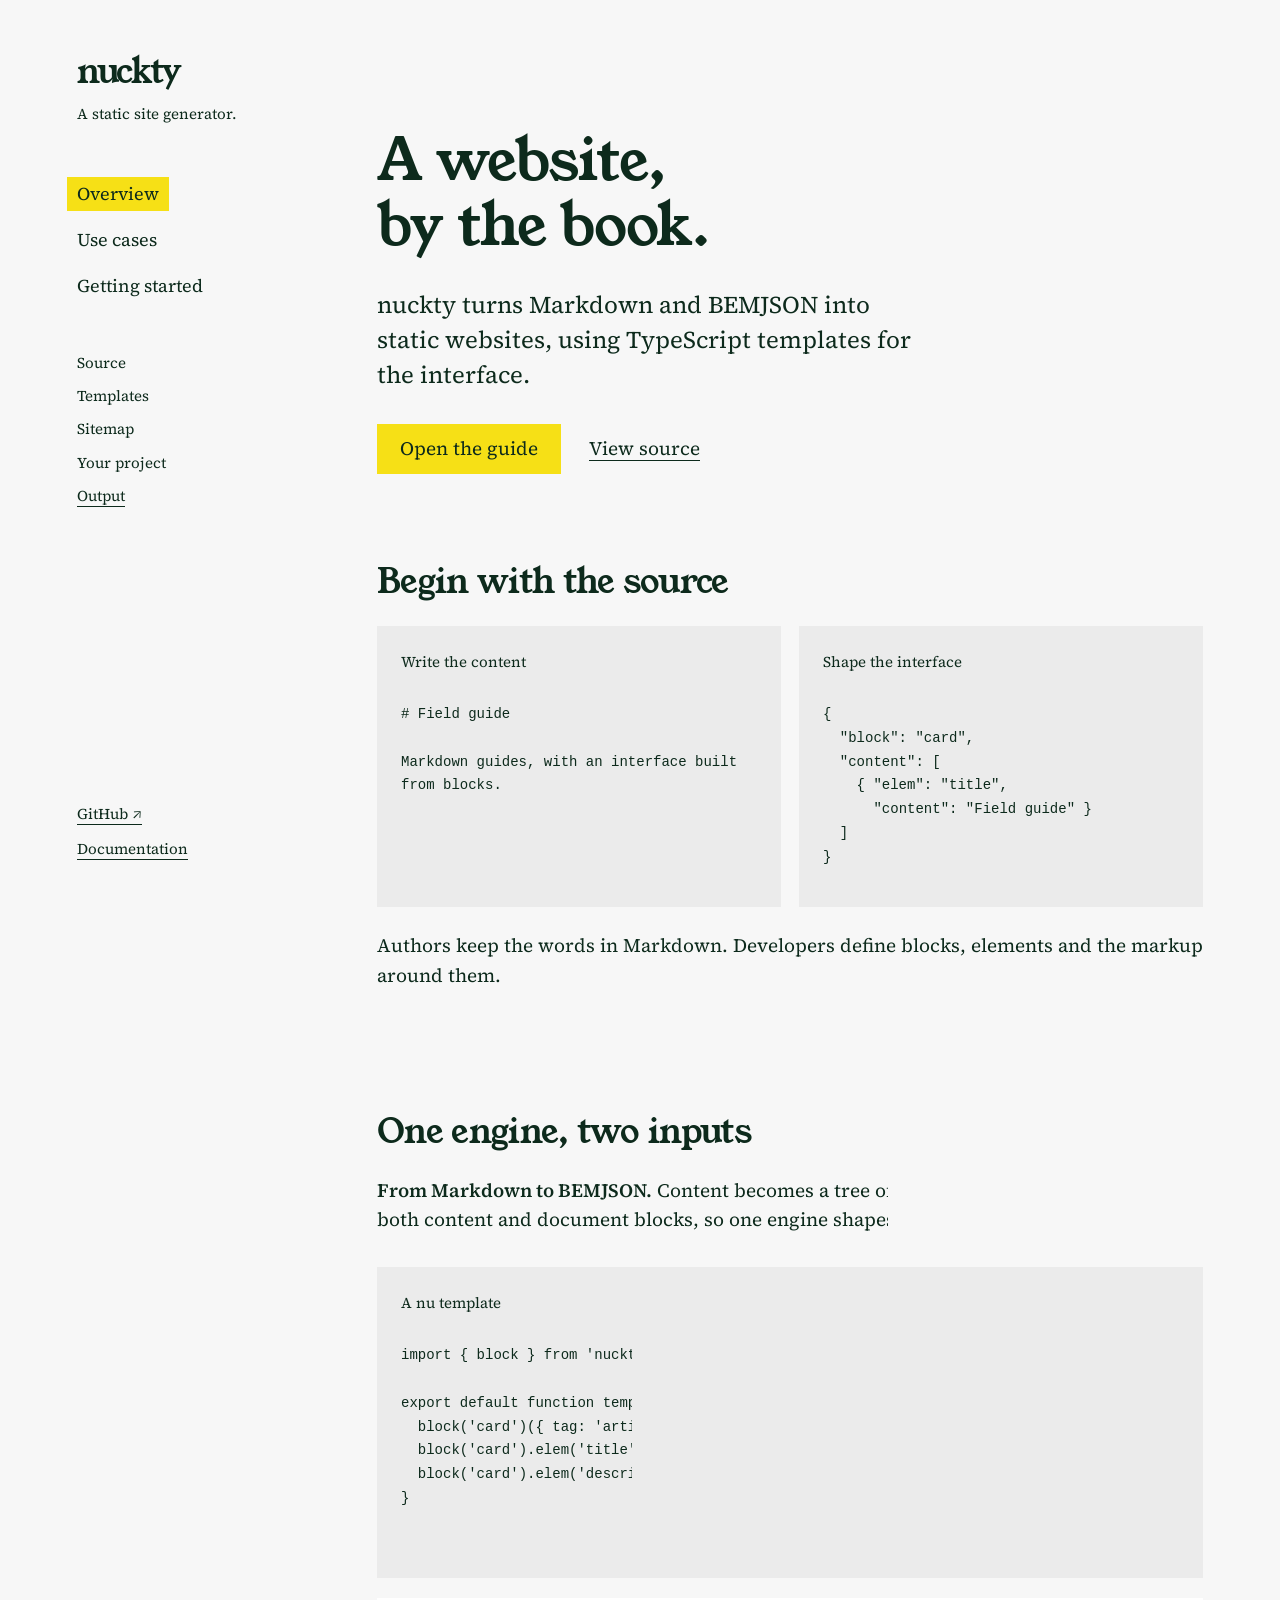
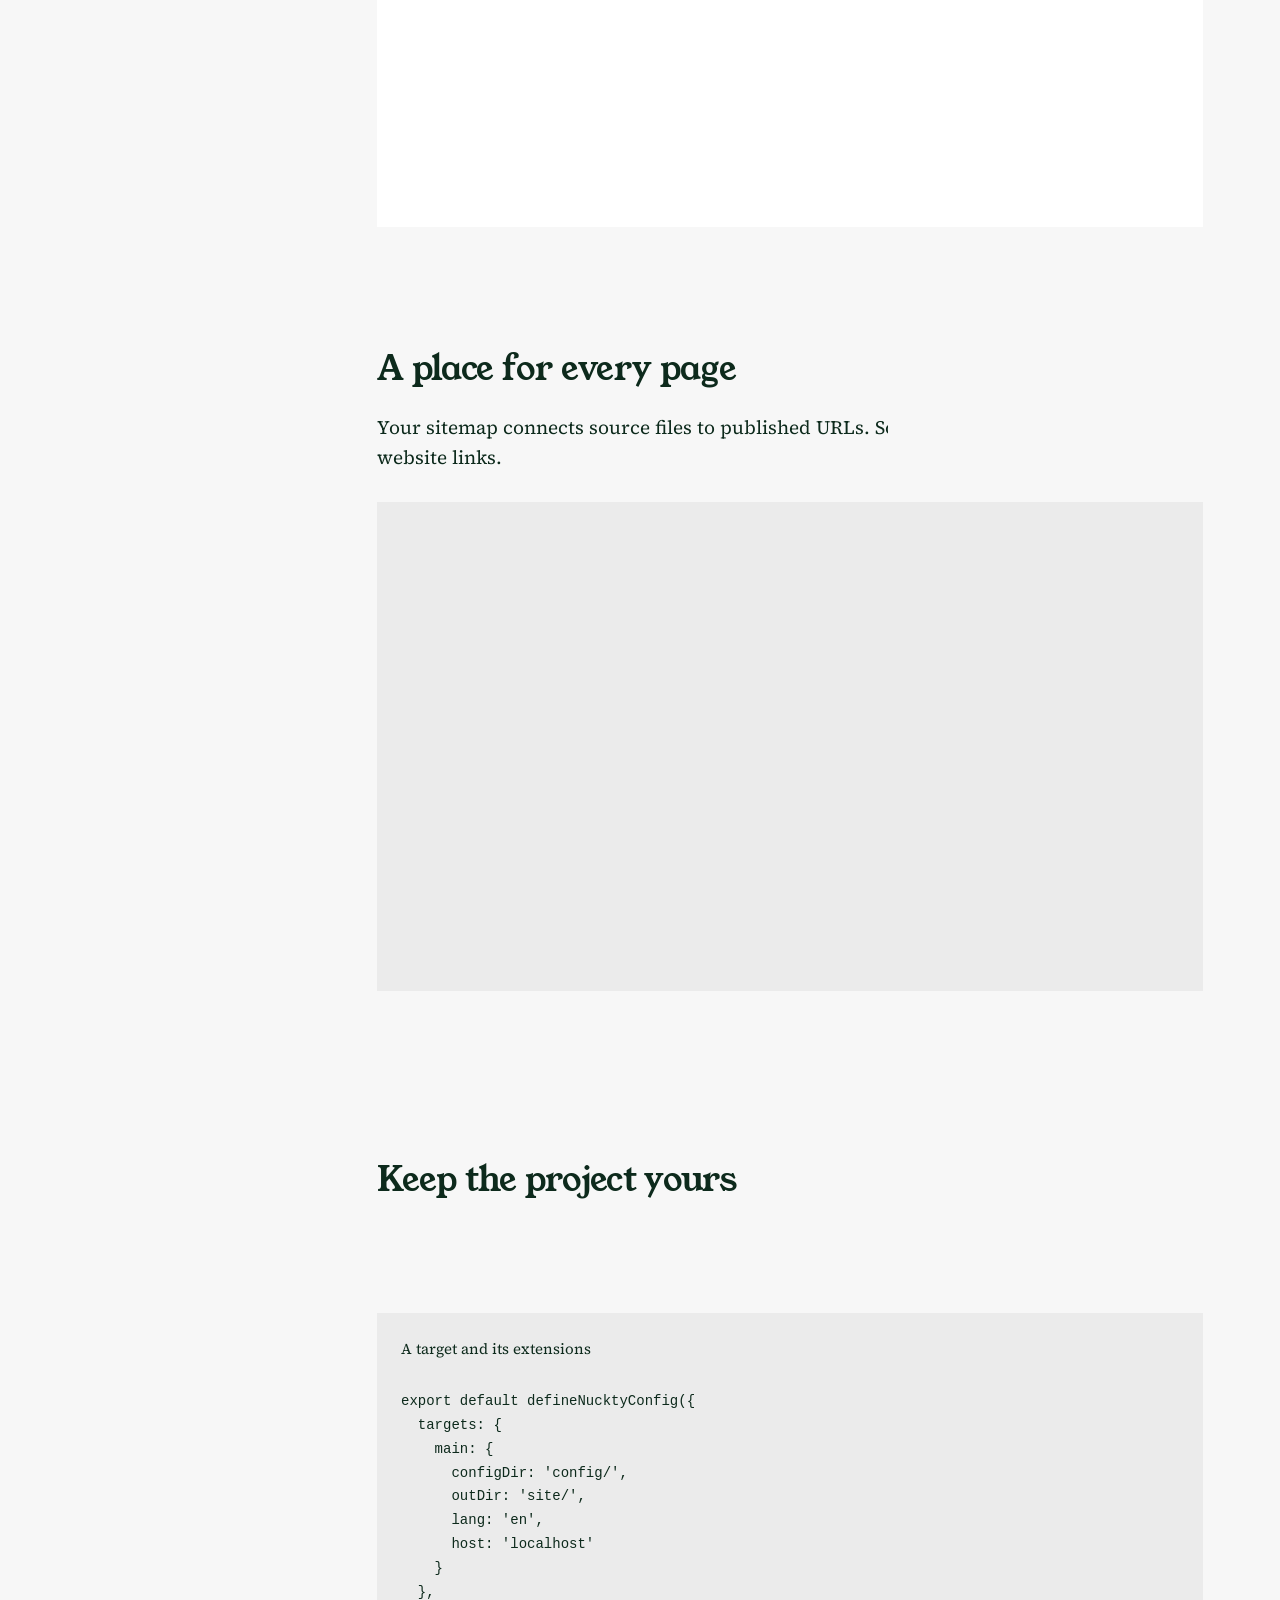
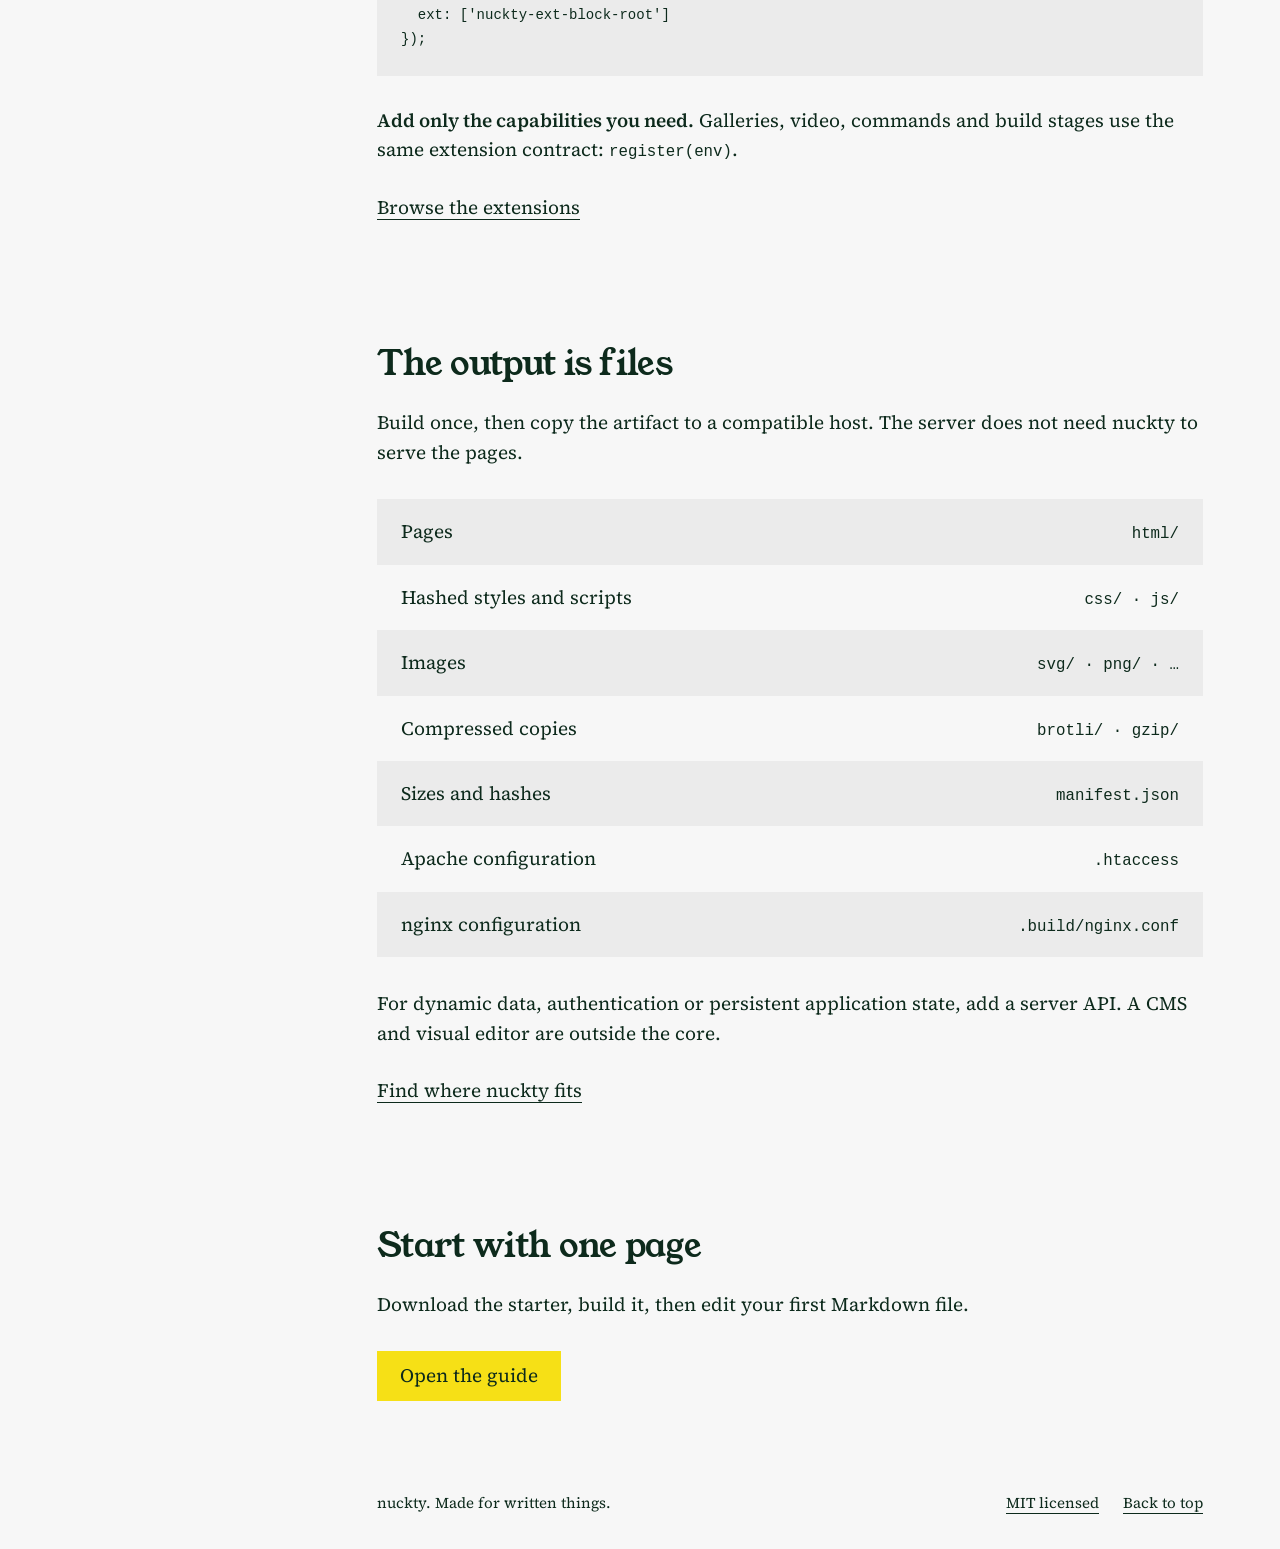
<file: v3/index.html>
<!doctype html><html lang="en" id="top"><head><meta charset="utf-8"><meta name="viewport" content="width=device-width, initial-scale=1"><meta name="description" content="nuckty: a static site generator with Markdown, BEMJSON and TypeScript templates."><title>A website, by the book · nuckty</title><link rel="icon" href="./favicon.svg">  <script type="module" crossorigin src="./assets/main-Dnx9Bw5H.js"></script>
  <link rel="stylesheet" crossorigin href="./assets/main-Dm70gH4x.css">
</head><body><a class="skip" href="#main">Skip to content</a><div class="page"><aside class="rail"><a class="rail__brand" href="./">nuckty</a><p class="rail__description">A static site generator.</p><nav class="rail__pages" aria-label="Main navigation"><a href="./" aria-current="page">Overview</a><a href="./use-cases/" >Use cases</a><a href="./how/start/" >Getting started</a></nav><nav class="rail__contents" aria-label="On this page"><a href="#inputs">Source</a><a href="#engine">Templates</a><a href="#sitemap">Sitemap</a><a href="#project">Your project</a><a href="#output">Output</a></nav><div class="rail__bottom"><a href="https://github.com/nuckty/nuckty">GitHub ↗</a><a href="https://nuckty.com/docs">Documentation</a></div></aside><main id="main"><header class="intro"><h1>A website,<br>by the book.</h1><p>nuckty turns Markdown and BEMJSON into static websites, using TypeScript templates for the interface.</p><div class="intro__actions"><a class="button" href="./how/start/">Open the guide</a><a href="https://github.com/nuckty/nuckty">View source</a></div></header>
<section class="inputs" id="inputs"><h2>Begin with the source</h2><div class="inputs__pair"><figure class="specimen" data-ui><figcaption>Write the content</figcaption><pre><code># Field guide

Markdown guides, with an interface built from blocks.</code></pre></figure><figure class="specimen" data-ui><figcaption>Shape the interface</figcaption><pre><code>{
  "block": "card",
  "content": [
    { "elem": "title",
      "content": "Field guide" }
  ]
}</code></pre></figure></div><p>Authors keep the words in Markdown. Developers define blocks, elements and the markup around them.</p></section>
<section class="engine" id="engine"><h2>One engine, two inputs</h2><p><strong>From Markdown to BEMJSON.</strong> Content becomes a tree of blocks. nu templates process both content and document blocks, so one engine shapes the whole page.</p><figure class="specimen" data-ui><figcaption>A nu template</figcaption><pre><code>import { block } from 'nuckty';

export default function templates(): void {
  block('card')({ tag: 'article' });
  block('card').elem('title')({ tag: 'h2' });
  block('card').elem('description')({ tag: 'p' });
}</code></pre></figure><div class="rendered" data-ui><p class="rendered__label">The resulting page</p><h3>Field guide</h3><p>Markdown guides, with an interface built from blocks.</p><a href="https://nuckty.com/how/templates">Read about templates</a></div></section>
<section class="map" id="sitemap"><h2>A place for every page</h2><p>Your sitemap connects source files to published URLs. Source links in Markdown become website links.</p><div class="map__instrument" data-ui><form class="map__form"><label>Source file<input id="source-file" value="about.md" maxlength="80" spellcheck="false"></label><label>Public route<input id="page-route" value="/about" maxlength="80" spellcheck="false"></label><button class="map__reset" type="reset">Reset example</button></form><p class="map__help">Edit either field to inspect this sitemap example.</p><pre><code id="sitemap-output">sitemap:
  - Home [/, index.md]
  - About [/about, about.md]</code></pre><div class="map__result"><p>Internal source link</p><code id="source-link">[About](about.md)</code><p>Published link</p><code id="result-link">/about</code></div><p id="map-status" aria-live="polite"></p></div><p class="note">This is a sitemap illustration. The complete nuckty build runs in Node.js.</p></section>
<section class="project" id="project"><h2>Keep the project yours</h2><p><strong>Shared blocks, separate sites.</strong> Each target has its own sitemap, language and domain. Authors supply translations; nuckty passes hreflang data to the document handler.</p><figure class="specimen" data-ui><figcaption>A target and its extensions</figcaption><pre><code>export default defineNucktyConfig({
  targets: {
    main: {
      configDir: 'config/',
      outDir: 'site/',
      lang: 'en',
      host: 'localhost'
    }
  },
  ext: ['nuckty-ext-block-root']
});</code></pre></figure><p><strong>Add only the capabilities you need.</strong> Galleries, video, commands and build stages use the same extension contract: <code>register(env)</code>.</p><a href="https://nuckty.com/ext">Browse the extensions</a></section>
<section class="output" id="output"><h2>The output is files</h2><p>Build once, then copy the artifact to a compatible host. The server does not need nuckty to serve the pages.</p><dl class="output__list"><div><dt>Pages</dt><dd><code>html/</code></dd></div><div><dt>Hashed styles and scripts</dt><dd><code>css/ · js/</code></dd></div><div><dt>Images</dt><dd><code>svg/ · png/ · …</code></dd></div><div><dt>Compressed copies</dt><dd><code>brotli/ · gzip/</code></dd></div><div><dt>Sizes and hashes</dt><dd><code>manifest.json</code></dd></div><div><dt>Apache configuration</dt><dd><code>.htaccess</code></dd></div><div><dt>nginx configuration</dt><dd><code>.build/nginx.conf</code></dd></div></dl><p>For dynamic data, authentication or persistent application state, add a server API. A CMS and visual editor are outside the core.</p><a href="./use-cases/">Find where nuckty fits</a></section>
<section class="closing" id="start"><h2>Start with one page</h2><p>Download the starter, build it, then edit your first Markdown file.</p><a class="button" href="./how/start/">Open the guide</a></section><footer class="footer"><p>nuckty. Made for written things.</p><div><a href="https://github.com/nuckty/nuckty/blob/main/LICENSE">MIT licensed</a><a href="#top">Back to top</a></div></footer></main></div></body></html>
</file>
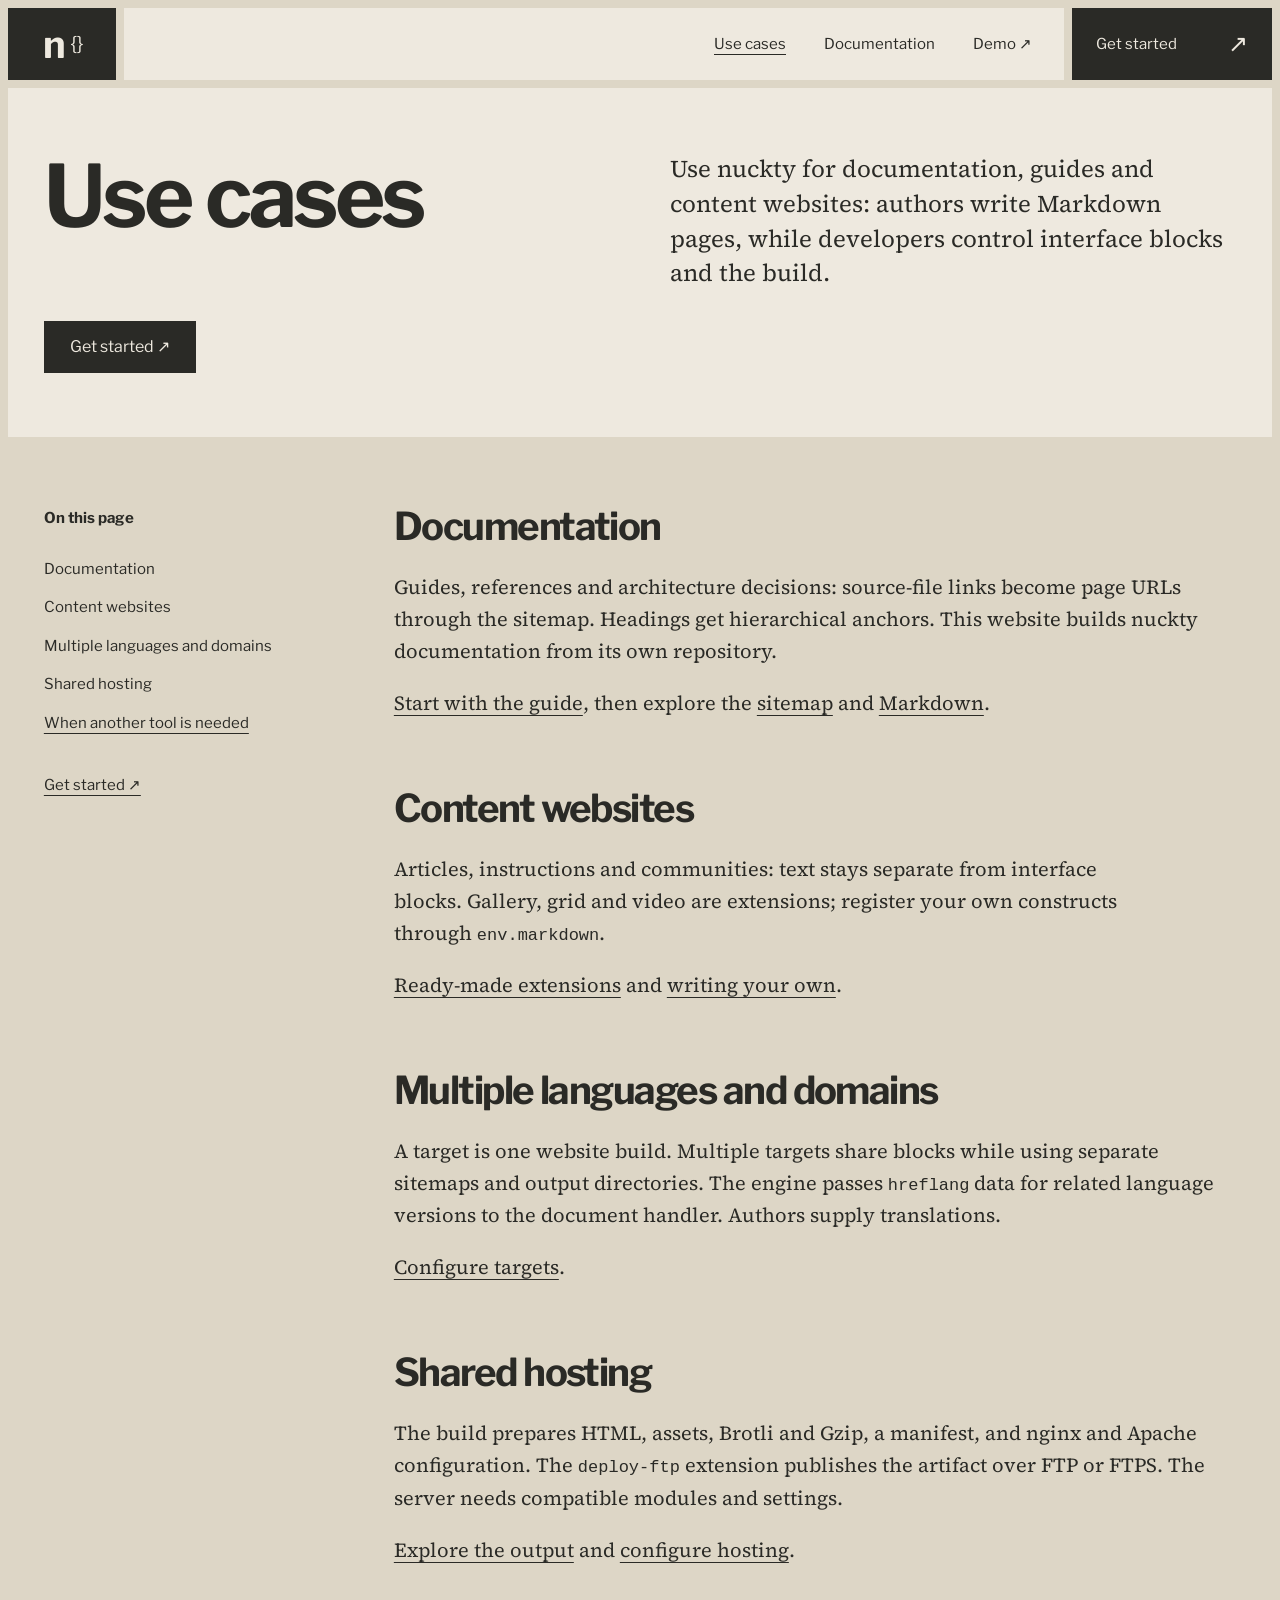
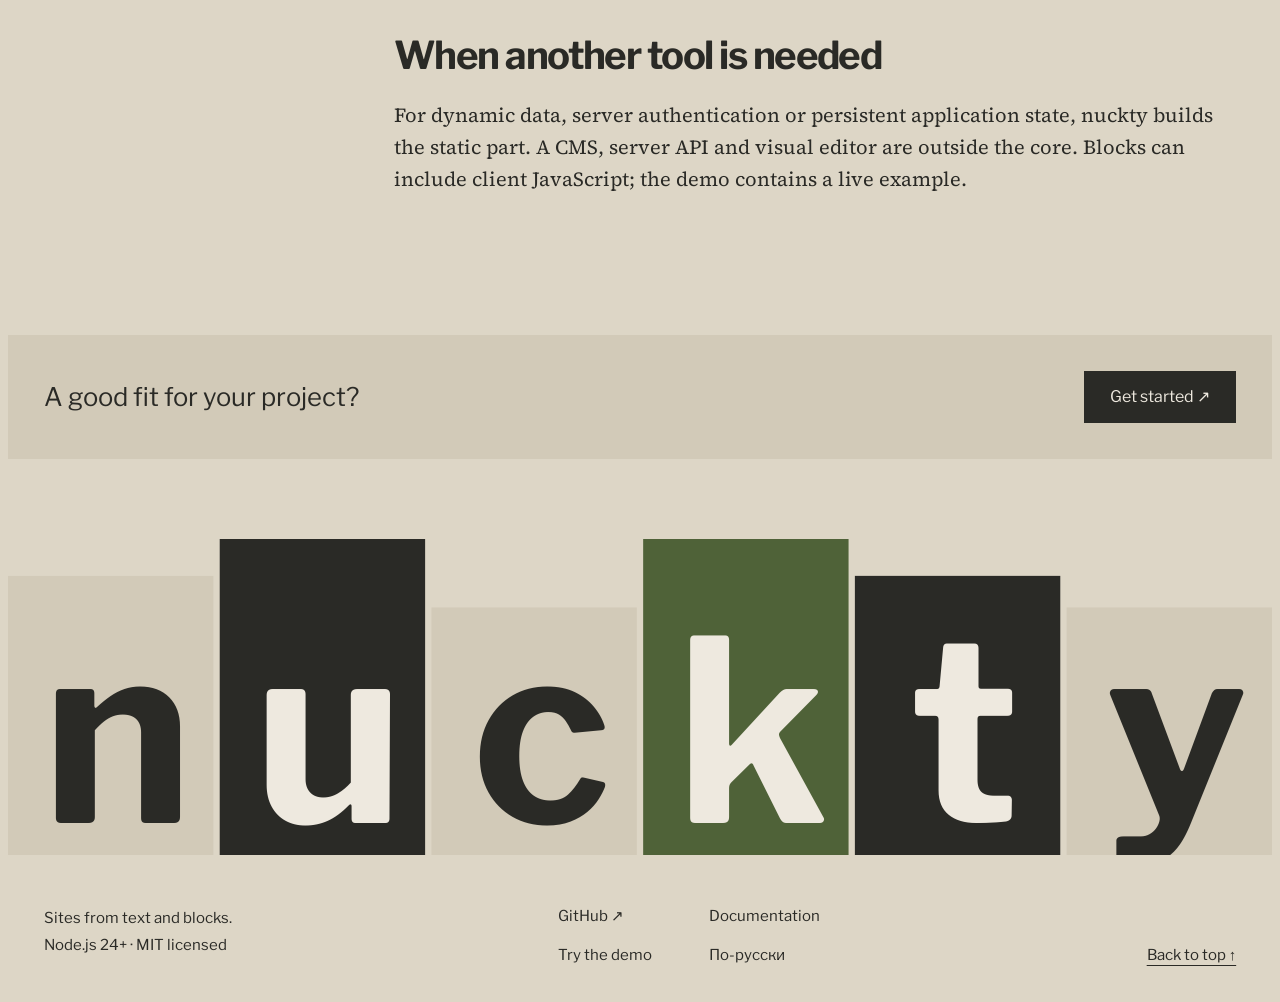
<file: v1/use-cases/index.html>
<!doctype html><html lang="en" id="top"><head><meta charset="UTF-8"><meta name="viewport" content="width=device-width, initial-scale=1"><meta name="description" content="nuckty: use cases. Markdown, blocks and static websites."><meta name="theme-color" content="#ddd6c6"><title>Use cases · nuckty</title><link rel="icon" href="../favicon.svg"><link rel="preload" href="../fonts/franklin-700.ttf" as="font" type="font/ttf" crossorigin>  <script type="module" crossorigin src="../assets/main-B4SLLiUe.js"></script>
  <link rel="stylesheet" crossorigin href="../assets/main-BP3L2d_M.css">
</head><body><a class="skip-link" href="#main">Skip to content</a><header class="header"><a class="header__brand" href="../" aria-label="nuckty home">n<span class="header__mark" aria-hidden="true">{ }</span></a><nav class="header__nav" aria-label="Main navigation"><a href="../use-cases/" aria-current="page">Use cases</a><a href="https://nuckty.com/docs">Documentation</a><a href="https://demo.nuckty.com">Demo ↗</a></nav><a class="header__action" href="../how/start/" >Get started <span aria-hidden="true">↗</span></a><button class="header__menu" aria-expanded="false" aria-controls="mobile-nav" hidden>Menu</button><nav id="mobile-nav" class="header__mobile" aria-label="Mobile navigation" hidden><a href="../use-cases/">Use cases</a><a href="../how/start/">Get started</a><a href="https://nuckty.com/docs">Documentation</a><a href="https://demo.nuckty.com">Demo</a></nav></header><main id="main" class="document"><div class="document__hero tile"><h1>Use cases</h1><div class="document__intro"><p>Use nuckty for documentation, guides and content websites: authors write Markdown pages, while developers control interface blocks and the build.</p>
</div><a class="button" href="../how/start/">Get started ↗</a></div><div class="document__layout"><aside class="contents"><nav aria-label="On this page"><p>On this page</p><a href="#documentation">Documentation</a><a href="#content-websites">Content websites</a><a href="#multiple-languages-and-domains">Multiple languages and domains</a><a href="#shared-hosting">Shared hosting</a><a href="#when-another-tool-is-needed">When another tool is needed</a></nav><a class="contents__download" href="../how/start/">Get started ↗</a></aside><article class="article"><section class="article__section" id="documentation"><h2 data-reveal>Documentation</h2><p data-reveal>Guides, references and architecture decisions: source-file links become page URLs through the sitemap. Headings get hierarchical anchors. This website builds nuckty documentation from its own repository.</p>
<p data-reveal><a href="../how/start/">Start with the guide</a>, then explore the <a href="https://nuckty.com/how/sitemap">sitemap</a> and <a href="https://nuckty.com/how/markdown">Markdown</a>.</p>
</section><section class="article__section" id="content-websites"><h2 data-reveal>Content websites</h2><p data-reveal>Articles, instructions and communities: text stays separate from interface blocks. Gallery, grid and video are extensions; register your own constructs through <code>env.markdown</code>.</p>
<p data-reveal><a href="https://nuckty.com/ext">Ready-made extensions</a> and <a href="https://nuckty.com/how/ext">writing your own</a>.</p>
</section><section class="article__section" id="multiple-languages-and-domains"><h2 data-reveal>Multiple languages and domains</h2><p data-reveal>A target is one website build. Multiple targets share blocks while using separate sitemaps and output directories. The engine passes <code>hreflang</code> data for related language versions to the document handler. Authors supply translations.</p>
<p data-reveal><a href="https://nuckty.com/how/targets">Configure targets</a>.</p>
</section><section class="article__section" id="shared-hosting"><h2 data-reveal>Shared hosting</h2><p data-reveal>The build prepares HTML, assets, Brotli and Gzip, a manifest, and nginx and Apache configuration. The <code>deploy-ftp</code> extension publishes the artifact over FTP or FTPS. The server needs compatible modules and settings.</p>
<p data-reveal><a href="https://nuckty.com/out">Explore the output</a> and <a href="https://nuckty.com/out/hosting">configure hosting</a>.</p>
</section><section class="article__section" id="when-another-tool-is-needed"><h2 data-reveal>When another tool is needed</h2><p data-reveal>For dynamic data, server authentication or persistent application state, nuckty builds the static part. A CMS, server API and visual editor are outside the core. Blocks can include client JavaScript; the demo contains a live example.</p>
</section></article></div><div class="document__next tile"><p>A good fit for your project?</p><a class="button" href="../how/start/">Get started ↗</a></div></main><footer class="footer"><svg class="footer__mark" role="img" aria-label="nuckty" viewBox="0 0 1200 300" preserveAspectRatio="none"><rect x="0" y="35" width="195" height="265" fill="var(--surface)"/><text x="97" y="270" text-anchor="middle" fill="var(--ink)">n</text><rect x="201" y="0" width="195" height="300" fill="var(--ink)"/><text x="298" y="270" text-anchor="middle" fill="var(--paper)">u</text><rect x="402" y="65" width="195" height="235" fill="var(--surface)"/><text x="499" y="270" text-anchor="middle" fill="var(--ink)">c</text><rect x="603" y="0" width="195" height="300" fill="var(--accent)"/><text x="700" y="270" text-anchor="middle" fill="var(--paper)">k</text><rect x="804" y="35" width="195" height="265" fill="var(--ink)"/><text x="901" y="270" text-anchor="middle" fill="var(--paper)">t</text><rect x="1005" y="65" width="195" height="235" fill="var(--surface)"/><text x="1102" y="270" text-anchor="middle" fill="var(--ink)">y</text></svg><div class="footer__bottom"><p>Sites from text and blocks.<br>Node.js 24+ · MIT licensed</p><nav aria-label="Footer navigation"><a href="https://github.com/nuckty/nuckty">GitHub ↗</a><a href="https://nuckty.com/docs">Documentation</a><a href="https://demo.nuckty.com">Try the demo</a><a href="https://nuckty.ru/">По-русски</a></nav><a class="footer__top" href="#top">Back to top ↑</a></div></footer></body></html>
</file>
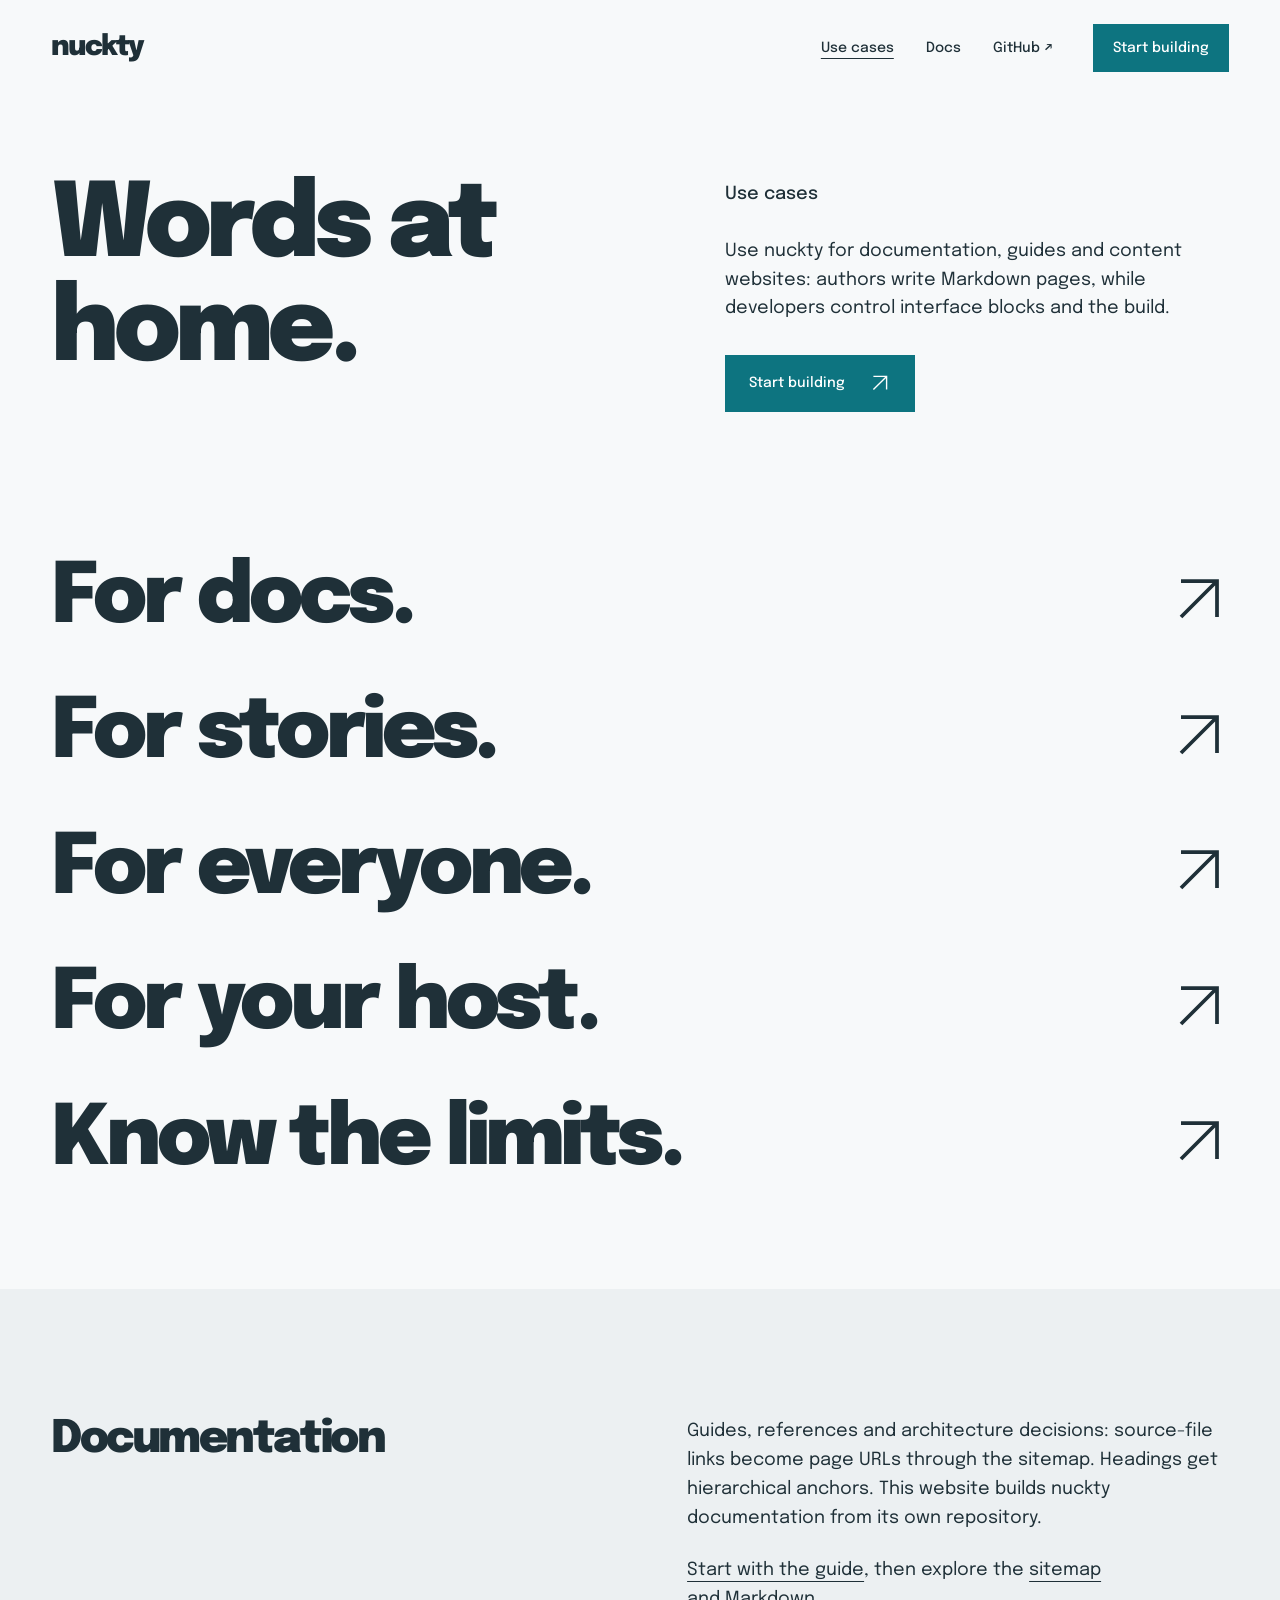
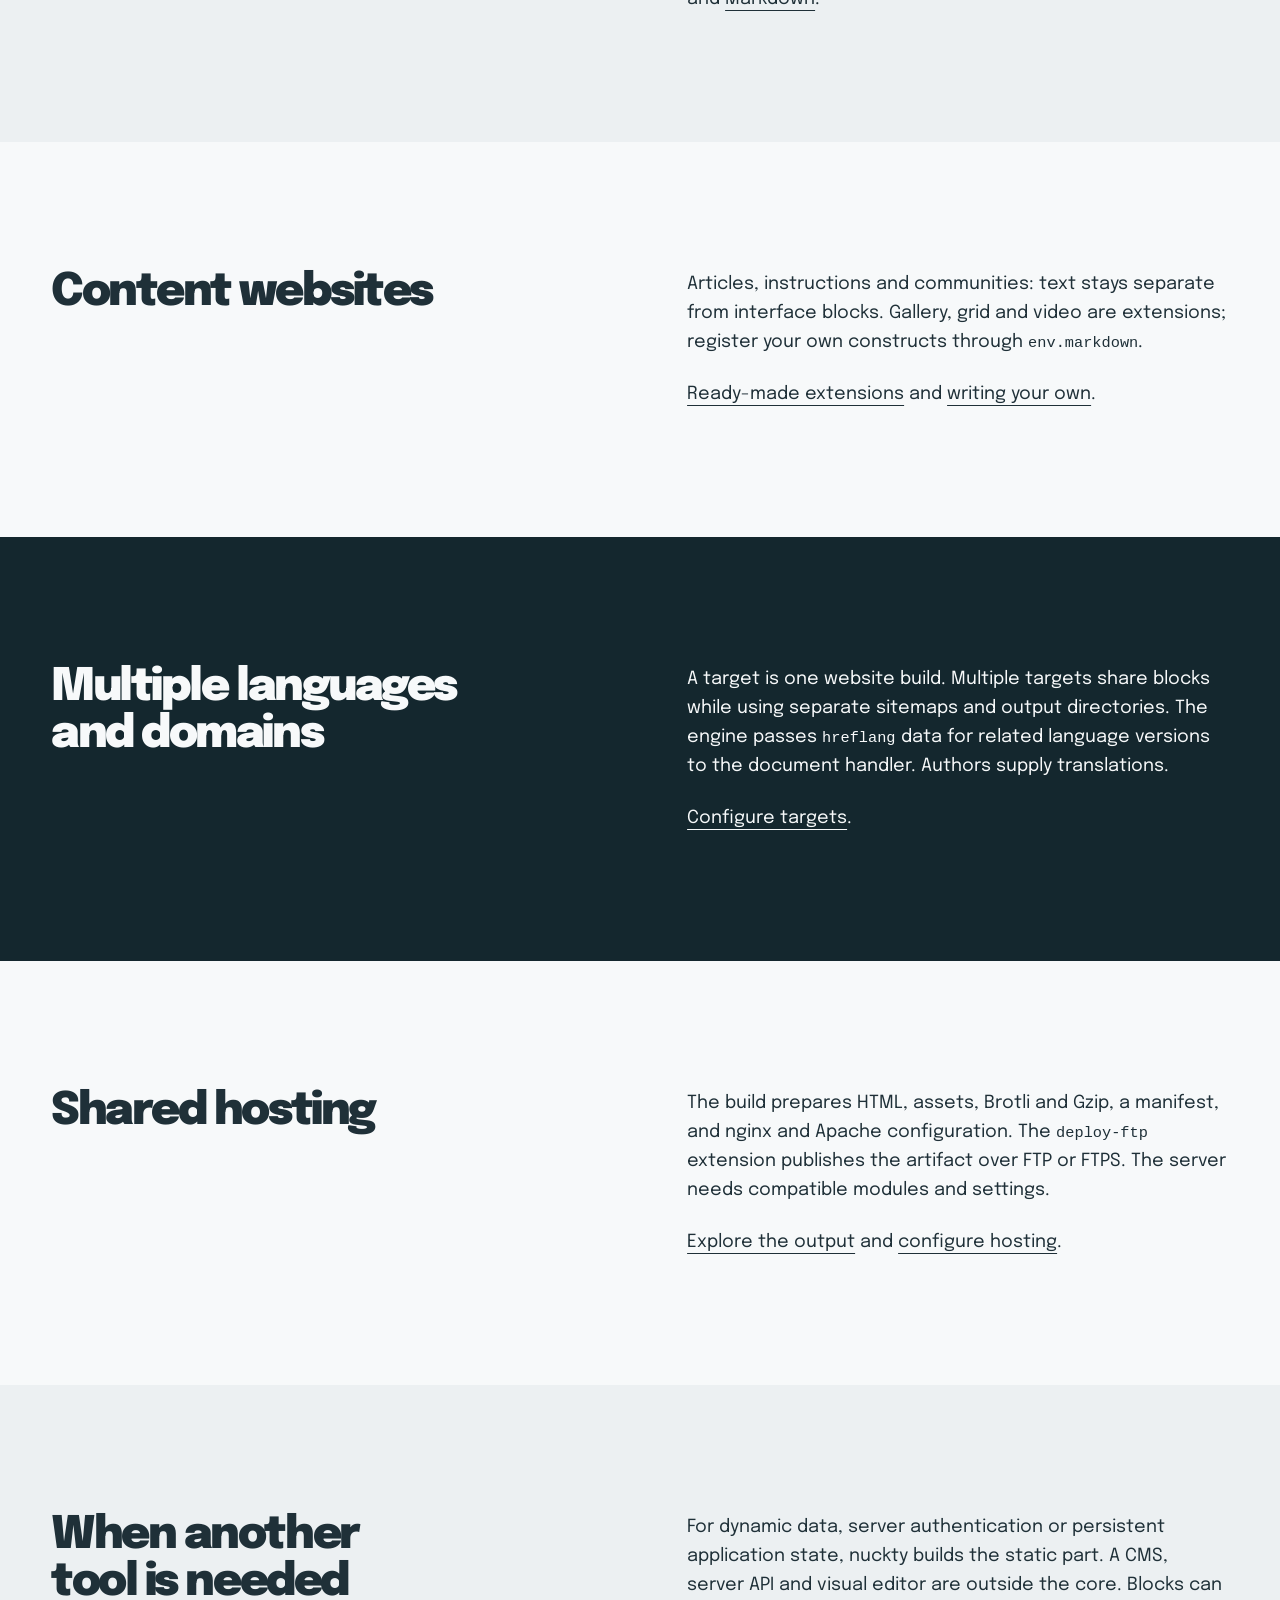
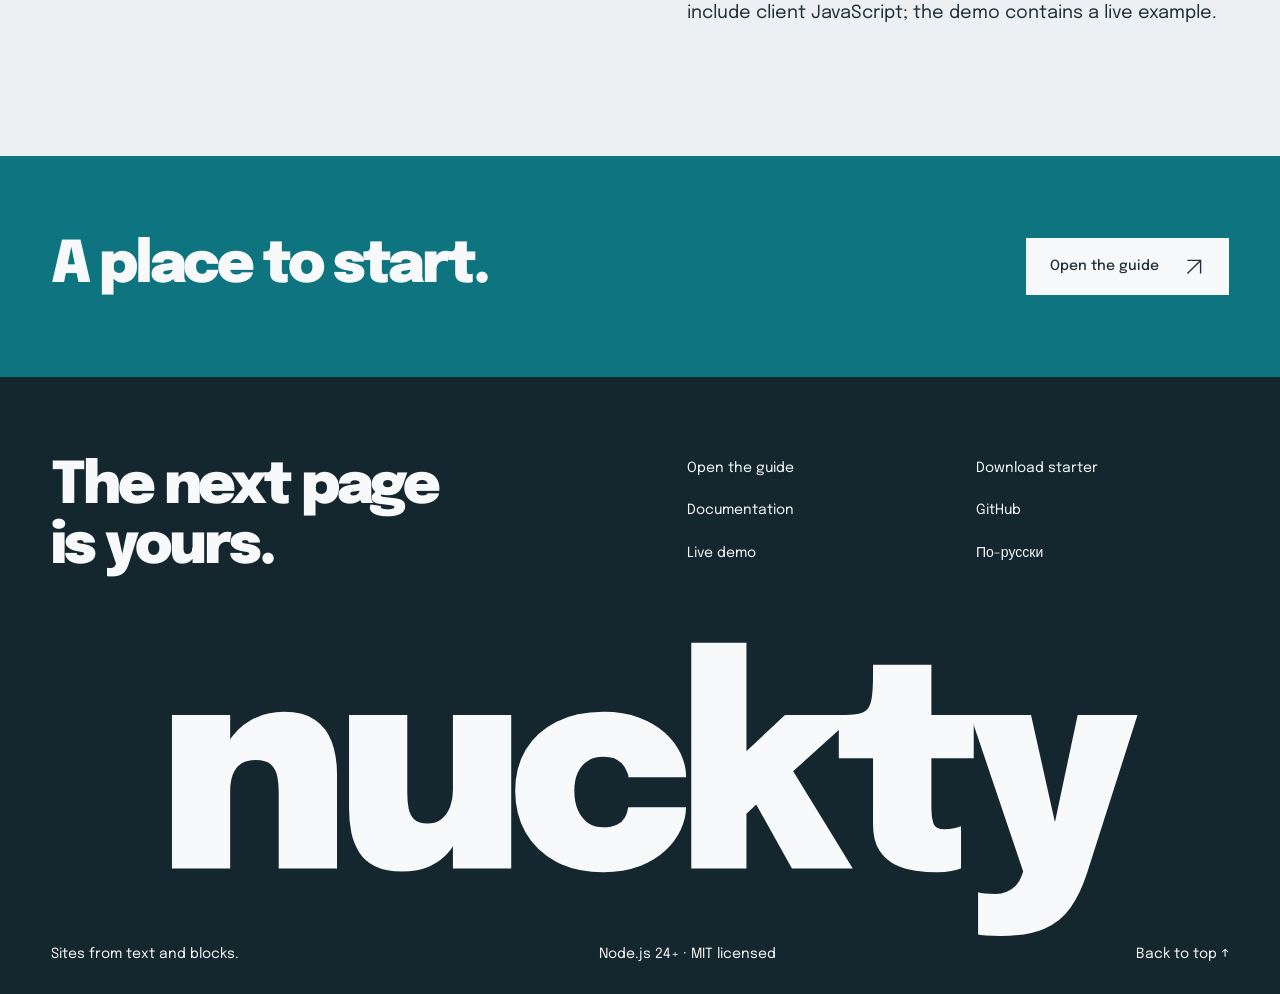
<file: v2/use-cases/index.html>
<!doctype html><html lang="en" id="top"><head><meta charset="utf-8"><meta name="viewport" content="width=device-width, initial-scale=1"><meta name="description" content="Documentation, guides, content sites, languages and shared hosting with nuckty."><meta name="theme-color" content="#f7f9fa"><title>Use cases · nuckty</title><link rel="icon" href="../favicon.svg"><link rel="preload" href="../fonts/epilogue-900.ttf" as="font" type="font/ttf" crossorigin>  <script type="module" crossorigin src="../assets/main-D28NlAtl.js"></script>
  <link rel="stylesheet" crossorigin href="../assets/main-Bgc8otKc.css">
</head><body class="page page_cases"><a class="skip-link" href="#main">Skip to content</a><header class="header"><a class="header__logo" href="../" aria-label="nuckty home">nuckty</a><nav class="header__nav" aria-label="Main navigation"><a href="../use-cases/" aria-current="page">Use cases</a><a href="https://nuckty.com/docs">Docs</a><a href="https://github.com/nuckty/nuckty">GitHub ↗</a></nav><a class="button header__action" href="../how/start/" >Start building</a><button class="header__menu" aria-controls="mobile-menu" aria-expanded="false" hidden>Menu</button><nav class="header__mobile" id="mobile-menu" aria-label="Mobile navigation" hidden><a href="../use-cases/">Use cases</a><a href="../how/start/">Getting started</a><a href="https://nuckty.com/docs">Documentation</a><a href="https://github.com/nuckty/nuckty">GitHub</a></nav></header><main id="main"><section class="page-intro section" data-chapter="light"><h1>Words at<br>home.</h1><div class="page-intro__body"><p class="page-intro__name">Use cases</p><p>Use nuckty for documentation, guides and content websites: authors write Markdown pages, while developers control interface blocks and the build.</p>
<a class="button" href="../how/start/">Start building <svg class="arrow" viewBox="0 0 40 40" fill="none" aria-hidden="true"><path d="M8 32 32 8M8 8h24v24" stroke="currentColor" stroke-width="2.5"/></svg></a></div></section><nav class="case-index" aria-label="Use cases"><a href="#documentation" data-reveal><span>For docs.</span><svg class="arrow" viewBox="0 0 40 40" fill="none" aria-hidden="true"><path d="M8 32 32 8M8 8h24v24" stroke="currentColor" stroke-width="2.5"/></svg></a><a href="#content-websites" data-reveal><span>For stories.</span><svg class="arrow" viewBox="0 0 40 40" fill="none" aria-hidden="true"><path d="M8 32 32 8M8 8h24v24" stroke="currentColor" stroke-width="2.5"/></svg></a><a href="#multiple-languages-and-domains" data-reveal><span>For everyone.</span><svg class="arrow" viewBox="0 0 40 40" fill="none" aria-hidden="true"><path d="M8 32 32 8M8 8h24v24" stroke="currentColor" stroke-width="2.5"/></svg></a><a href="#shared-hosting" data-reveal><span>For your host.</span><svg class="arrow" viewBox="0 0 40 40" fill="none" aria-hidden="true"><path d="M8 32 32 8M8 8h24v24" stroke="currentColor" stroke-width="2.5"/></svg></a><a href="#when-another-tool-is-needed" data-reveal><span>Know the limits.</span><svg class="arrow" viewBox="0 0 40 40" fill="none" aria-hidden="true"><path d="M8 32 32 8M8 8h24v24" stroke="currentColor" stroke-width="2.5"/></svg></a></nav><div class="case-chapters"><section class="case-chapter section " id="documentation" data-chapter="light"><h2 data-reveal>Documentation</h2><div class="article-copy"><p data-reveal>Guides, references and architecture decisions: source-file links become page URLs through the sitemap. Headings get hierarchical anchors. This website builds nuckty documentation from its own repository.</p>
<p data-reveal><a href="../how/start/">Start with the guide</a>, then explore the <a href="https://nuckty.com/how/sitemap">sitemap</a> and <a href="https://nuckty.com/how/markdown">Markdown</a>.</p>
</div></section><section class="case-chapter section " id="content-websites" data-chapter="light"><h2 data-reveal>Content websites</h2><div class="article-copy"><p data-reveal>Articles, instructions and communities: text stays separate from interface blocks. Gallery, grid and video are extensions; register your own constructs through <code>env.markdown</code>.</p>
<p data-reveal><a href="https://nuckty.com/ext">Ready-made extensions</a> and <a href="https://nuckty.com/how/ext">writing your own</a>.</p>
</div></section><section class="case-chapter section case-chapter_dark" id="multiple-languages-and-domains" data-chapter="dark"><h2 data-reveal>Multiple languages and domains</h2><div class="article-copy"><p data-reveal>A target is one website build. Multiple targets share blocks while using separate sitemaps and output directories. The engine passes <code>hreflang</code> data for related language versions to the document handler. Authors supply translations.</p>
<p data-reveal><a href="https://nuckty.com/how/targets">Configure targets</a>.</p>
</div></section><section class="case-chapter section " id="shared-hosting" data-chapter="light"><h2 data-reveal>Shared hosting</h2><div class="article-copy"><p data-reveal>The build prepares HTML, assets, Brotli and Gzip, a manifest, and nginx and Apache configuration. The <code>deploy-ftp</code> extension publishes the artifact over FTP or FTPS. The server needs compatible modules and settings.</p>
<p data-reveal><a href="https://nuckty.com/out">Explore the output</a> and <a href="https://nuckty.com/out/hosting">configure hosting</a>.</p>
</div></section><section class="case-chapter section " id="when-another-tool-is-needed" data-chapter="light"><h2 data-reveal>When another tool is needed</h2><div class="article-copy"><p data-reveal>For dynamic data, server authentication or persistent application state, nuckty builds the static part. A CMS, server API and visual editor are outside the core. Blocks can include client JavaScript; the demo contains a live example.</p>
</div></section></div><section class="next section" data-chapter="accent"><h2>A place to start.</h2><a class="button button_light" href="../how/start/">Open the guide <svg class="arrow" viewBox="0 0 40 40" fill="none" aria-hidden="true"><path d="M8 32 32 8M8 8h24v24" stroke="currentColor" stroke-width="2.5"/></svg></a></section></main><footer class="footer" data-chapter="dark"><div class="footer__upper"><h2 data-reveal>The next page<br>is yours.</h2><div class="footer__links"><a href="../how/start/">Open the guide</a><a href="https://nuckty.com/nuckty-starter.zip">Download starter</a><a href="https://nuckty.com/docs">Documentation</a><a href="https://github.com/nuckty/nuckty">GitHub</a><a href="https://demo.nuckty.com">Live demo</a><a href="https://nuckty.ru/">По-русски</a></div></div><svg class="footer__wordmark" viewBox="0 0 1100 290" role="img" aria-label="nuckty"><text x="550" y="220" text-anchor="middle">nuckty</text></svg><div class="footer__bottom"><p>Sites from text and blocks.</p><p>Node.js 24+ · MIT licensed</p><a href="#top">Back to top ↑</a></div></footer></body></html>
</file>
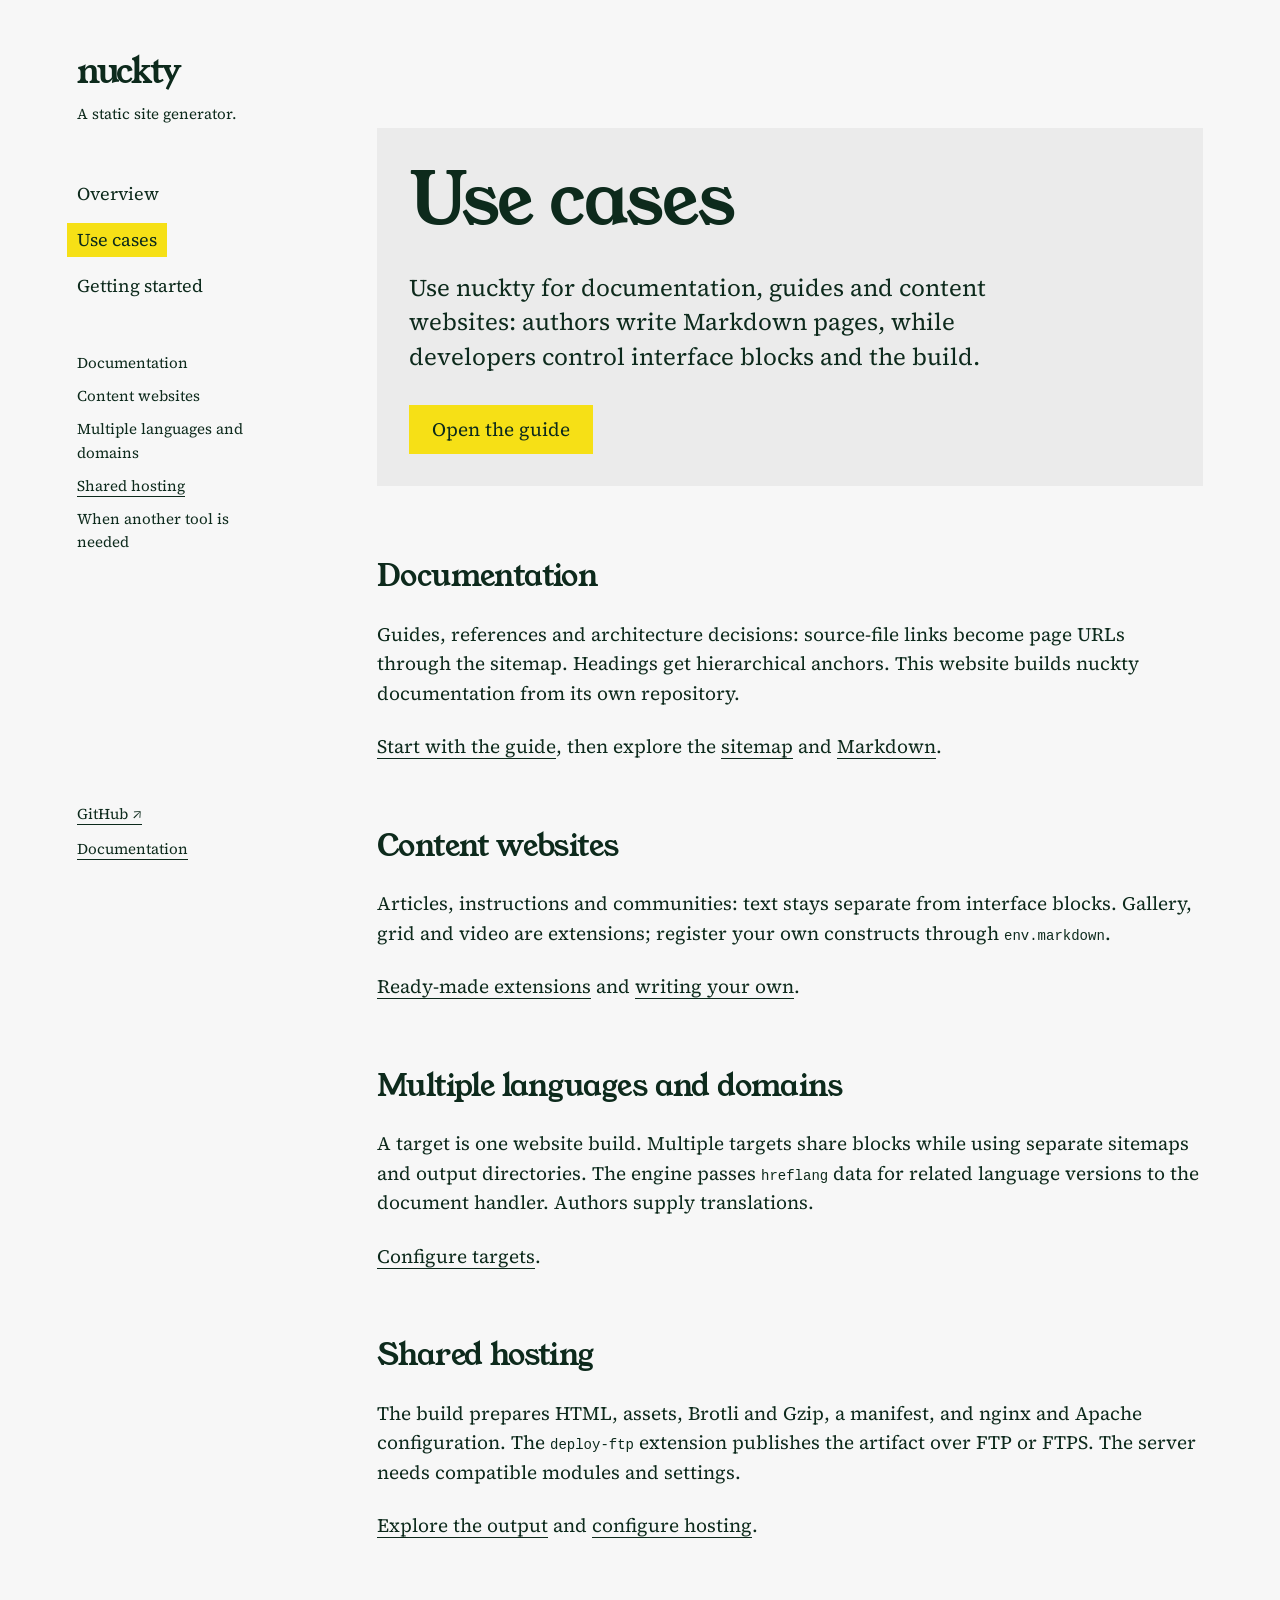
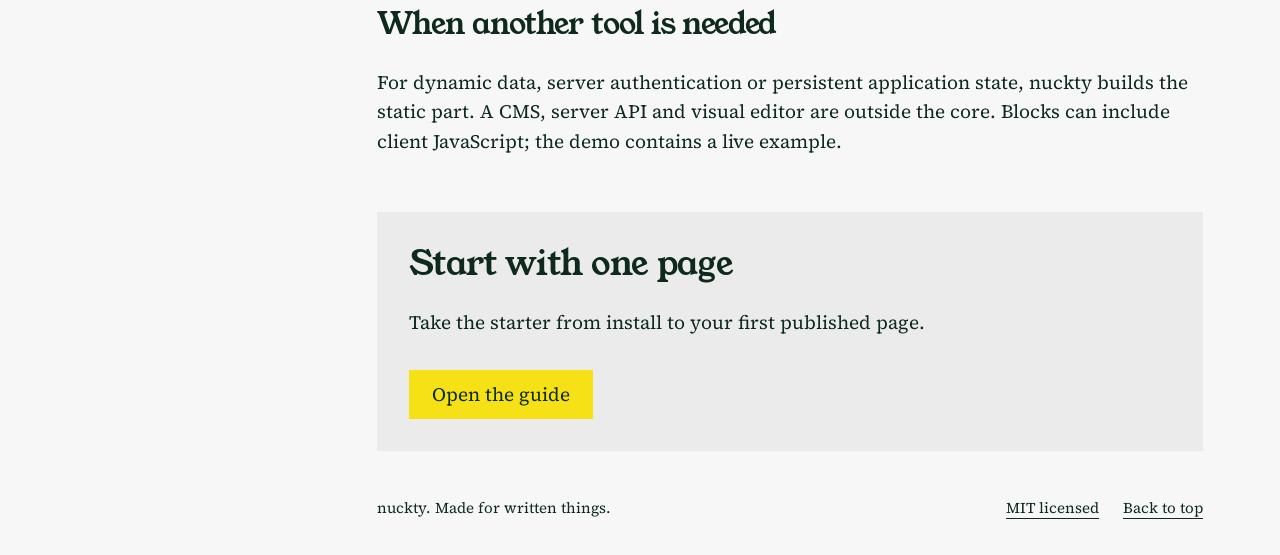
<file: v3/use-cases/index.html>
<!doctype html><html lang="en" id="top"><head><meta charset="utf-8"><meta name="viewport" content="width=device-width, initial-scale=1"><meta name="description" content="nuckty: a static site generator with Markdown, BEMJSON and TypeScript templates."><title>Use cases · nuckty</title><link rel="icon" href="../favicon.svg">  <script type="module" crossorigin src="../assets/main-Dnx9Bw5H.js"></script>
  <link rel="stylesheet" crossorigin href="../assets/main-Dm70gH4x.css">
</head><body><a class="skip" href="#main">Skip to content</a><div class="page"><aside class="rail"><a class="rail__brand" href="../">nuckty</a><p class="rail__description">A static site generator.</p><nav class="rail__pages" aria-label="Main navigation"><a href="../" >Overview</a><a href="../use-cases/" aria-current="page">Use cases</a><a href="../how/start/" >Getting started</a></nav><nav class="rail__contents" aria-label="On this page"><a href="#documentation">Documentation</a><a href="#content-websites">Content websites</a><a href="#multiple-languages-and-domains">Multiple languages and domains</a><a href="#shared-hosting">Shared hosting</a><a href="#when-another-tool-is-needed">When another tool is needed</a></nav><div class="rail__bottom"><a href="https://github.com/nuckty/nuckty">GitHub ↗</a><a href="https://nuckty.com/docs">Documentation</a></div></aside><main id="main"><header class="intro intro_article"><h1>Use cases</h1><p>Use nuckty for documentation, guides and content websites: authors write Markdown pages, while developers control interface blocks and the build.</p>
<a class="button" href="../how/start/">Open the guide</a></header><article class="article"><section id="documentation"><h2>Documentation</h2><p data-reveal>Guides, references and architecture decisions: source-file links become page URLs through the sitemap. Headings get hierarchical anchors. This website builds nuckty documentation from its own repository.</p>
<p data-reveal><a href="../how/start/">Start with the guide</a>, then explore the <a href="https://nuckty.com/how/sitemap">sitemap</a> and <a href="https://nuckty.com/how/markdown">Markdown</a>.</p>
</section><section id="content-websites"><h2>Content websites</h2><p data-reveal>Articles, instructions and communities: text stays separate from interface blocks. Gallery, grid and video are extensions; register your own constructs through <code>env.markdown</code>.</p>
<p data-reveal><a href="https://nuckty.com/ext">Ready-made extensions</a> and <a href="https://nuckty.com/how/ext">writing your own</a>.</p>
</section><section id="multiple-languages-and-domains"><h2>Multiple languages and domains</h2><p data-reveal>A target is one website build. Multiple targets share blocks while using separate sitemaps and output directories. The engine passes <code>hreflang</code> data for related language versions to the document handler. Authors supply translations.</p>
<p data-reveal><a href="https://nuckty.com/how/targets">Configure targets</a>.</p>
</section><section id="shared-hosting"><h2>Shared hosting</h2><p data-reveal>The build prepares HTML, assets, Brotli and Gzip, a manifest, and nginx and Apache configuration. The <code>deploy-ftp</code> extension publishes the artifact over FTP or FTPS. The server needs compatible modules and settings.</p>
<p data-reveal><a href="https://nuckty.com/out">Explore the output</a> and <a href="https://nuckty.com/out/hosting">configure hosting</a>.</p>
</section><section id="when-another-tool-is-needed"><h2>When another tool is needed</h2><p data-reveal>For dynamic data, server authentication or persistent application state, nuckty builds the static part. A CMS, server API and visual editor are outside the core. Blocks can include client JavaScript; the demo contains a live example.</p>
</section></article><section class="closing"><h2>Start with one page</h2><p>Take the starter from install to your first published page.</p><a class="button" href="../how/start/">Open the guide</a></section><footer class="footer"><p>nuckty. Made for written things.</p><div><a href="https://github.com/nuckty/nuckty/blob/main/LICENSE">MIT licensed</a><a href="#top">Back to top</a></div></footer></main></div></body></html>
</file>
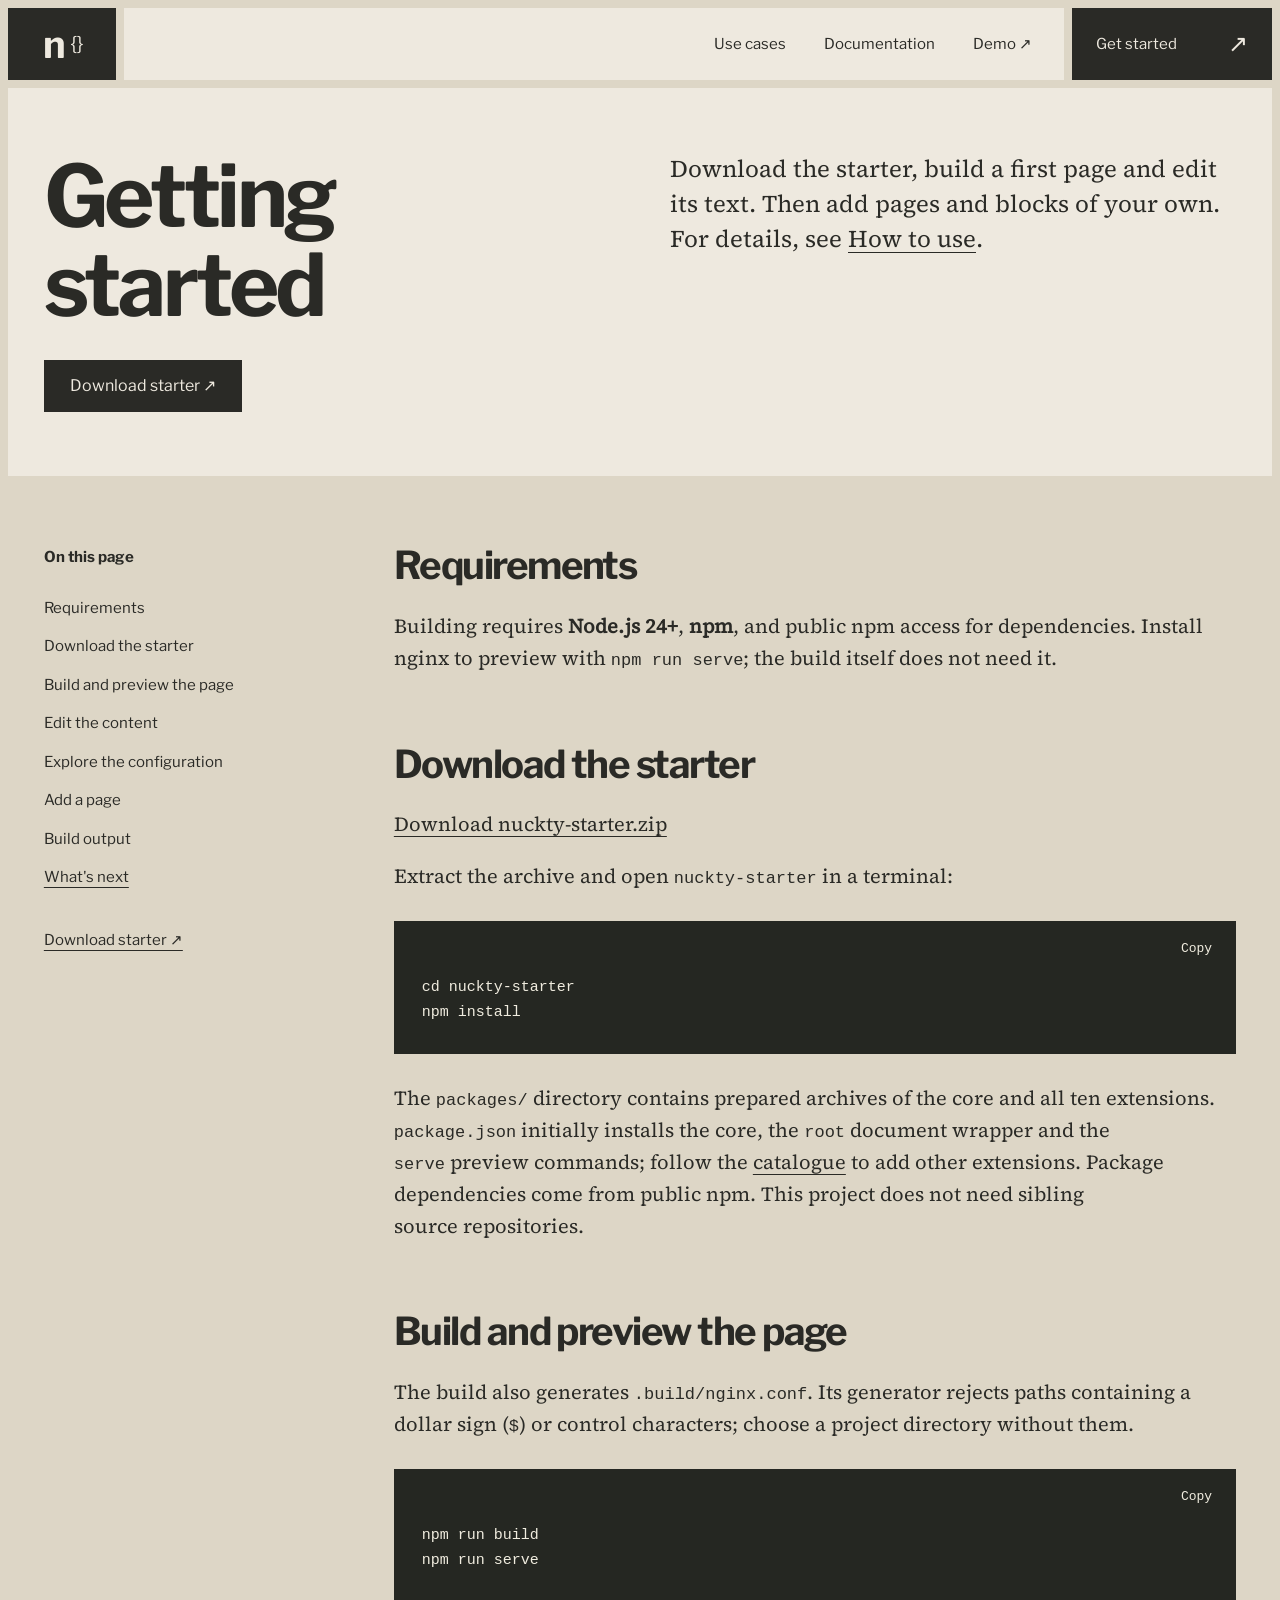
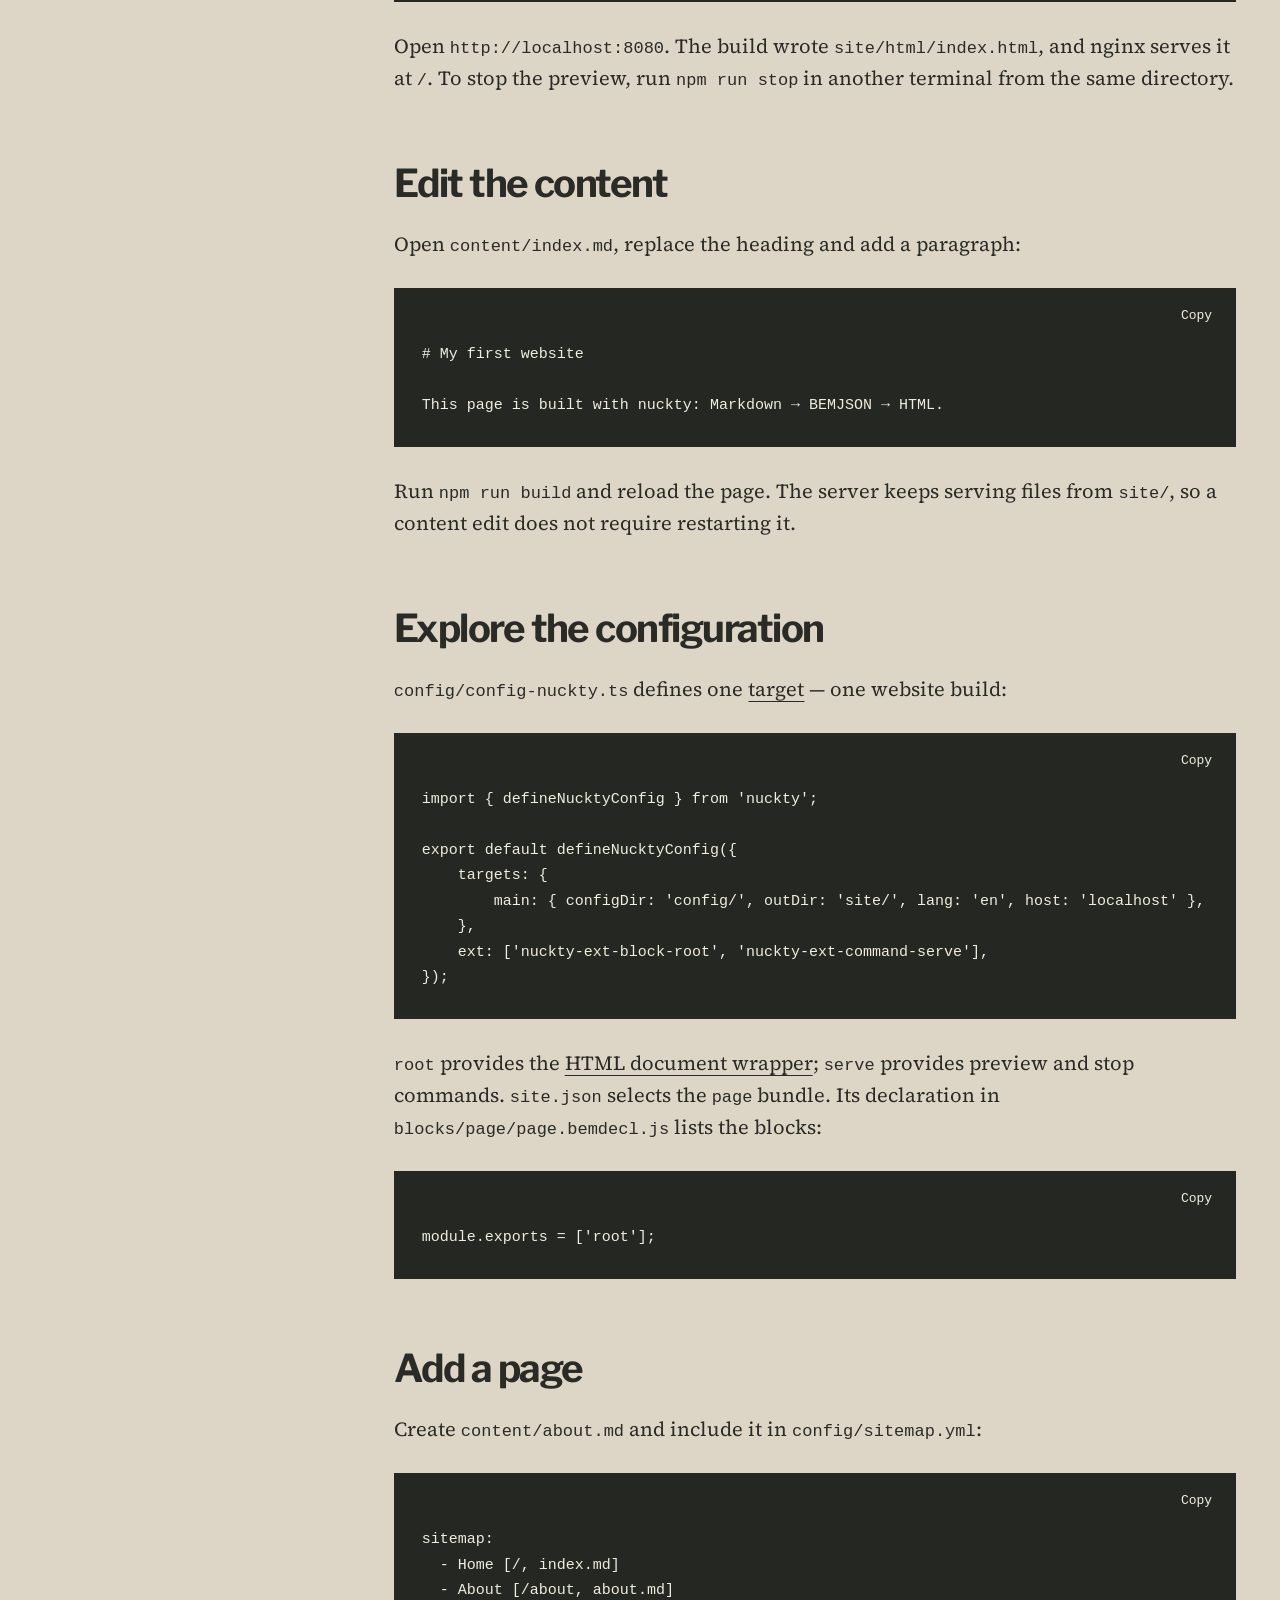
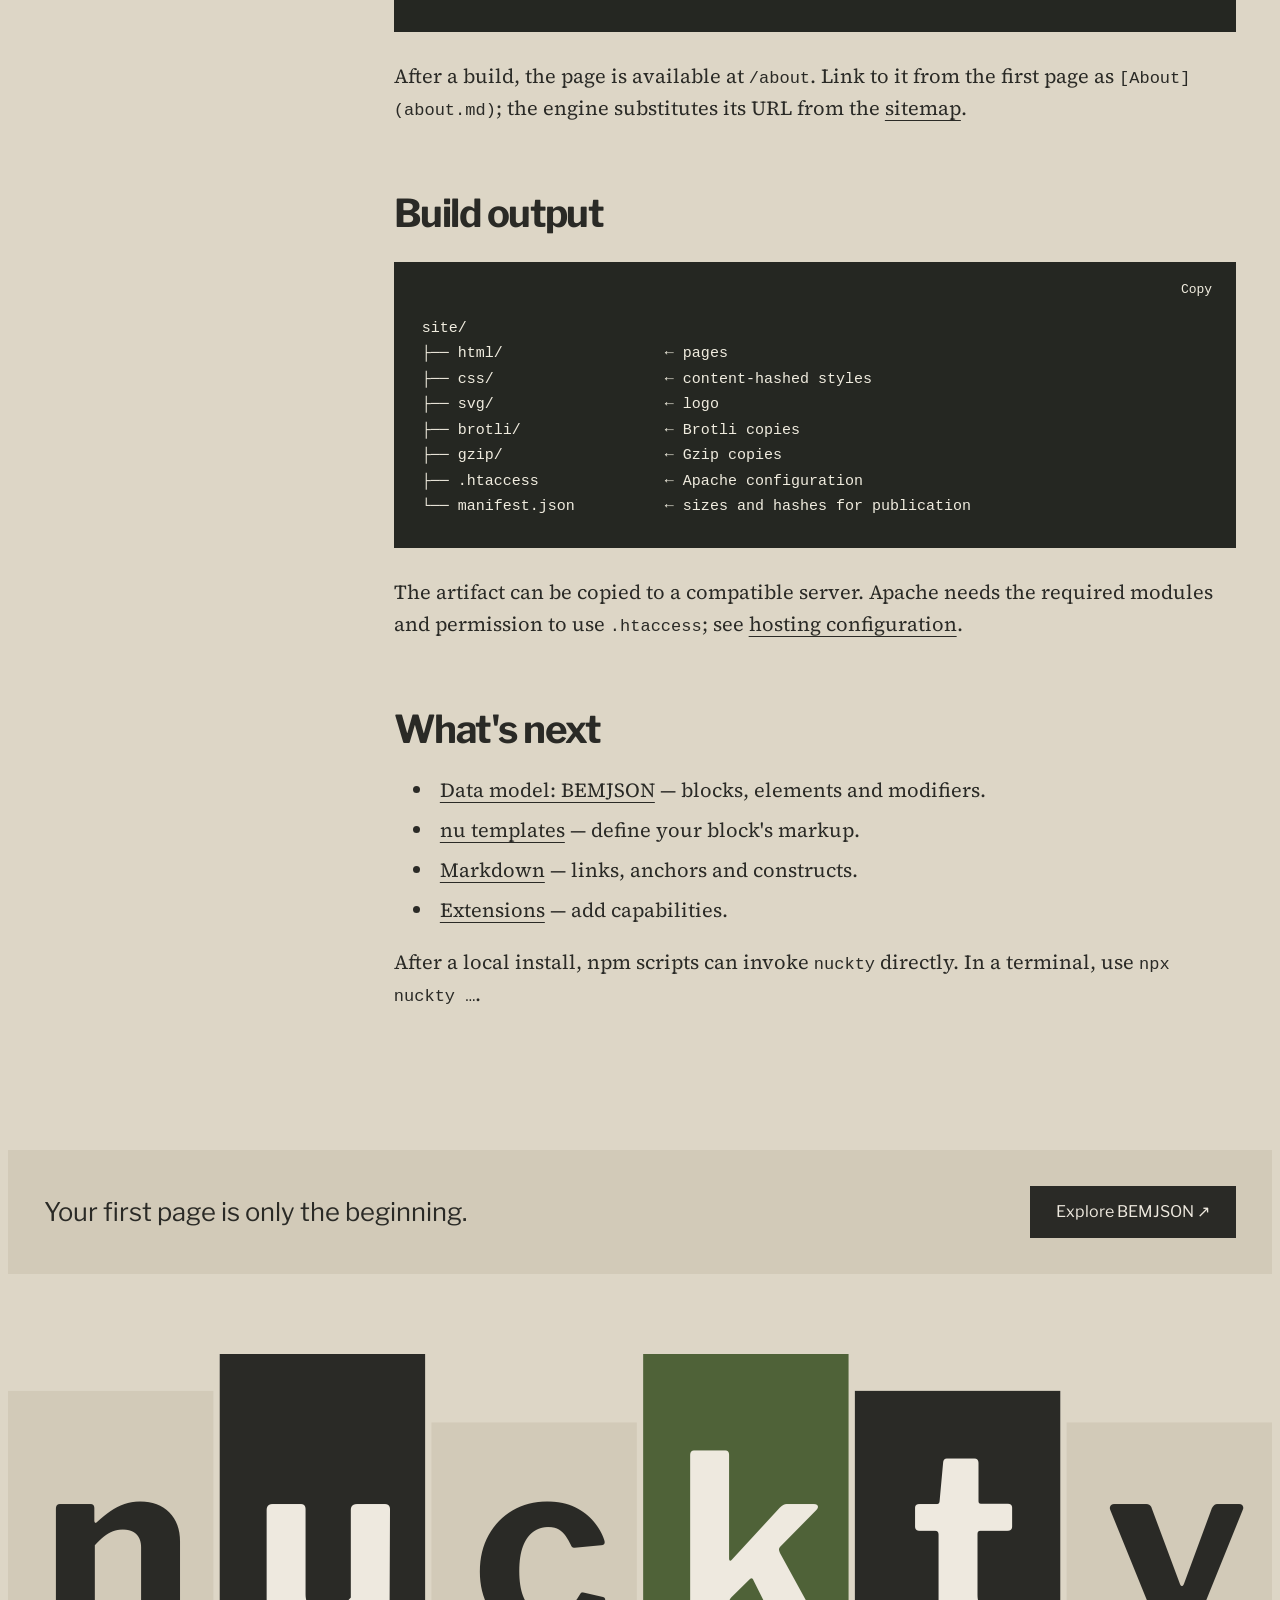
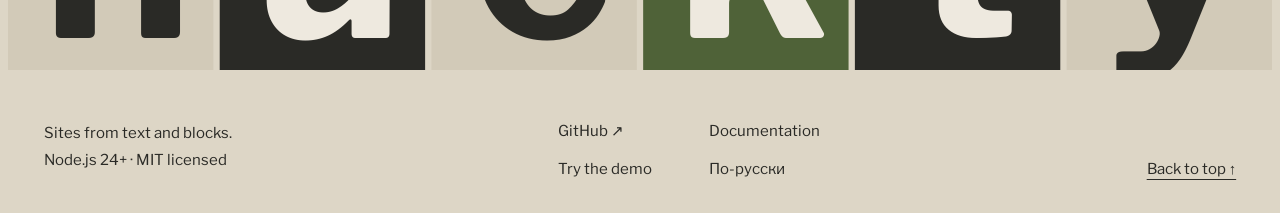
<file: v1/how/start/index.html>
<!doctype html><html lang="en" id="top"><head><meta charset="UTF-8"><meta name="viewport" content="width=device-width, initial-scale=1"><meta name="description" content="nuckty: getting started. Markdown, blocks and static websites."><meta name="theme-color" content="#ddd6c6"><title>Getting started · nuckty</title><link rel="icon" href="../../favicon.svg"><link rel="preload" href="../../fonts/franklin-700.ttf" as="font" type="font/ttf" crossorigin>  <script type="module" crossorigin src="../../assets/main-B4SLLiUe.js"></script>
  <link rel="stylesheet" crossorigin href="../../assets/main-BP3L2d_M.css">
</head><body><a class="skip-link" href="#main">Skip to content</a><header class="header"><a class="header__brand" href="../../" aria-label="nuckty home">n<span class="header__mark" aria-hidden="true">{ }</span></a><nav class="header__nav" aria-label="Main navigation"><a href="../../use-cases/" >Use cases</a><a href="https://nuckty.com/docs">Documentation</a><a href="https://demo.nuckty.com">Demo ↗</a></nav><a class="header__action" href="../../how/start/" aria-current="page">Get started <span aria-hidden="true">↗</span></a><button class="header__menu" aria-expanded="false" aria-controls="mobile-nav" hidden>Menu</button><nav id="mobile-nav" class="header__mobile" aria-label="Mobile navigation" hidden><a href="../../use-cases/">Use cases</a><a href="../../how/start/">Get started</a><a href="https://nuckty.com/docs">Documentation</a><a href="https://demo.nuckty.com">Demo</a></nav></header><main id="main" class="document"><div class="document__hero tile"><h1>Getting started</h1><div class="document__intro"><p>Download the starter, build a first page and edit its text. Then add pages and blocks of your own. For details, see <a href="https://nuckty.com/how">How to use</a>.</p>
</div><a class="button" href="https://nuckty.com/nuckty-starter.zip">Download starter ↗</a></div><div class="document__layout"><aside class="contents"><nav aria-label="On this page"><p>On this page</p><a href="#requirements">Requirements</a><a href="#download-the-starter">Download the starter</a><a href="#build-and-preview-the-page">Build and preview the page</a><a href="#edit-the-content">Edit the content</a><a href="#explore-the-configuration">Explore the configuration</a><a href="#add-a-page">Add a page</a><a href="#build-output">Build output</a><a href="#what-s-next">What's next</a></nav><a class="contents__download" href="https://nuckty.com/nuckty-starter.zip">Download starter ↗</a></aside><article class="article"><section class="article__section" id="requirements"><h2 data-reveal>Requirements</h2><p data-reveal>Building requires <strong>Node.js 24+</strong>, <strong>npm</strong>, and public npm access for dependencies. Install nginx to preview with <code>npm run serve</code>; the build itself does not need it.</p>
</section><section class="article__section" id="download-the-starter"><h2 data-reveal>Download the starter</h2><p data-reveal><a href="https://nuckty.com/nuckty-starter.zip">Download nuckty-starter.zip</a></p>
<p data-reveal>Extract the archive and open <code>nuckty-starter</code> in a terminal:</p>
<pre><code>cd nuckty-starter
npm install
</code></pre>
<p data-reveal>The <code>packages/</code> directory contains prepared archives of the core and all ten extensions. <code>package.json</code> initially installs the core, the <code>root</code> document wrapper and the <code>serve</code> preview commands; follow the <a href="https://nuckty.com/ext">catalogue</a> to add other extensions. Package dependencies come from public npm. This project does not need sibling source repositories.</p>
</section><section class="article__section" id="build-and-preview-the-page"><h2 data-reveal>Build and preview the page</h2><p data-reveal>The build also generates <code>.build/nginx.conf</code>. Its generator rejects paths containing a dollar sign (<code>$</code>) or control characters; choose a project directory without them.</p>
<pre><code>npm run build
npm run serve
</code></pre>
<p data-reveal>Open <code>http://localhost:8080</code>. The build wrote <code>site/html/index.html</code>, and nginx serves it at <code>/</code>. To stop the preview, run <code>npm run stop</code> in another terminal from the same directory.</p>
</section><section class="article__section" id="edit-the-content"><h2 data-reveal>Edit the content</h2><p data-reveal>Open <code>content/index.md</code>, replace the heading and add a paragraph:</p>
<pre><code># My first website

This page is built with nuckty: Markdown → BEMJSON → HTML.
</code></pre>
<p data-reveal>Run <code>npm run build</code> and reload the page. The server keeps serving files from <code>site/</code>, so a content edit does not require restarting it.</p>
</section><section class="article__section" id="explore-the-configuration"><h2 data-reveal>Explore the configuration</h2><p data-reveal><code>config/config-nuckty.ts</code> defines one <a href="https://nuckty.com/how/targets">target</a> — one website build:</p>
<pre><code>import { defineNucktyConfig } from &#39;nuckty&#39;;

export default defineNucktyConfig({
    targets: {
        main: { configDir: &#39;config/&#39;, outDir: &#39;site/&#39;, lang: &#39;en&#39;, host: &#39;localhost&#39; },
    },
    ext: [&#39;nuckty-ext-block-root&#39;, &#39;nuckty-ext-command-serve&#39;],
});
</code></pre>
<p data-reveal><code>root</code> provides the <a href="https://nuckty.com/out/html">HTML document wrapper</a>; <code>serve</code> provides preview and stop commands. <code>site.json</code> selects the <code>page</code> bundle. Its declaration in <code>blocks/page/page.bemdecl.js</code> lists the blocks:</p>
<pre><code>module.exports = [&#39;root&#39;];
</code></pre>
</section><section class="article__section" id="add-a-page"><h2 data-reveal>Add a page</h2><p data-reveal>Create <code>content/about.md</code> and include it in <code>config/sitemap.yml</code>:</p>
<pre><code>sitemap:
  - Home [/, index.md]
  - About [/about, about.md]
</code></pre>
<p data-reveal>After a build, the page is available at <code>/about</code>. Link to it from the first page as <code>[About](about.md)</code>; the engine substitutes its URL from the <a href="https://nuckty.com/how/sitemap">sitemap</a>.</p>
</section><section class="article__section" id="build-output"><h2 data-reveal>Build output</h2><pre><code>site/
├── html/                  ← pages
├── css/                   ← content-hashed styles
├── svg/                   ← logo
├── brotli/                ← Brotli copies
├── gzip/                  ← Gzip copies
├── .htaccess              ← Apache configuration
└── manifest.json          ← sizes and hashes for publication
</code></pre>
<p data-reveal>The artifact can be copied to a compatible server. Apache needs the required modules and permission to use <code>.htaccess</code>; see <a href="https://nuckty.com/out/hosting">hosting configuration</a>.</p>
</section><section class="article__section" id="what-s-next"><h2 data-reveal>What's next</h2><ul>
<li><a href="https://nuckty.com/how/bemjson">Data model: BEMJSON</a> — blocks, elements and modifiers.</li>
<li><a href="https://nuckty.com/how/templates">nu templates</a> — define your block&#39;s markup.</li>
<li><a href="https://nuckty.com/how/markdown">Markdown</a> — links, anchors and constructs.</li>
<li><a href="https://nuckty.com/how/ext">Extensions</a> — add capabilities.</li>
</ul>
<p data-reveal>After a local install, npm scripts can invoke <code>nuckty</code> directly. In a terminal, use <code>npx nuckty …</code>.</p>
</section></article></div><div class="document__next tile"><p>Your first page is only the beginning.</p><a class="button" href="https://nuckty.com/how/bemjson">Explore BEMJSON ↗</a></div></main><footer class="footer"><svg class="footer__mark" role="img" aria-label="nuckty" viewBox="0 0 1200 300" preserveAspectRatio="none"><rect x="0" y="35" width="195" height="265" fill="var(--surface)"/><text x="97" y="270" text-anchor="middle" fill="var(--ink)">n</text><rect x="201" y="0" width="195" height="300" fill="var(--ink)"/><text x="298" y="270" text-anchor="middle" fill="var(--paper)">u</text><rect x="402" y="65" width="195" height="235" fill="var(--surface)"/><text x="499" y="270" text-anchor="middle" fill="var(--ink)">c</text><rect x="603" y="0" width="195" height="300" fill="var(--accent)"/><text x="700" y="270" text-anchor="middle" fill="var(--paper)">k</text><rect x="804" y="35" width="195" height="265" fill="var(--ink)"/><text x="901" y="270" text-anchor="middle" fill="var(--paper)">t</text><rect x="1005" y="65" width="195" height="235" fill="var(--surface)"/><text x="1102" y="270" text-anchor="middle" fill="var(--ink)">y</text></svg><div class="footer__bottom"><p>Sites from text and blocks.<br>Node.js 24+ · MIT licensed</p><nav aria-label="Footer navigation"><a href="https://github.com/nuckty/nuckty">GitHub ↗</a><a href="https://nuckty.com/docs">Documentation</a><a href="https://demo.nuckty.com">Try the demo</a><a href="https://nuckty.ru/">По-русски</a></nav><a class="footer__top" href="#top">Back to top ↑</a></div></footer></body></html>
</file>
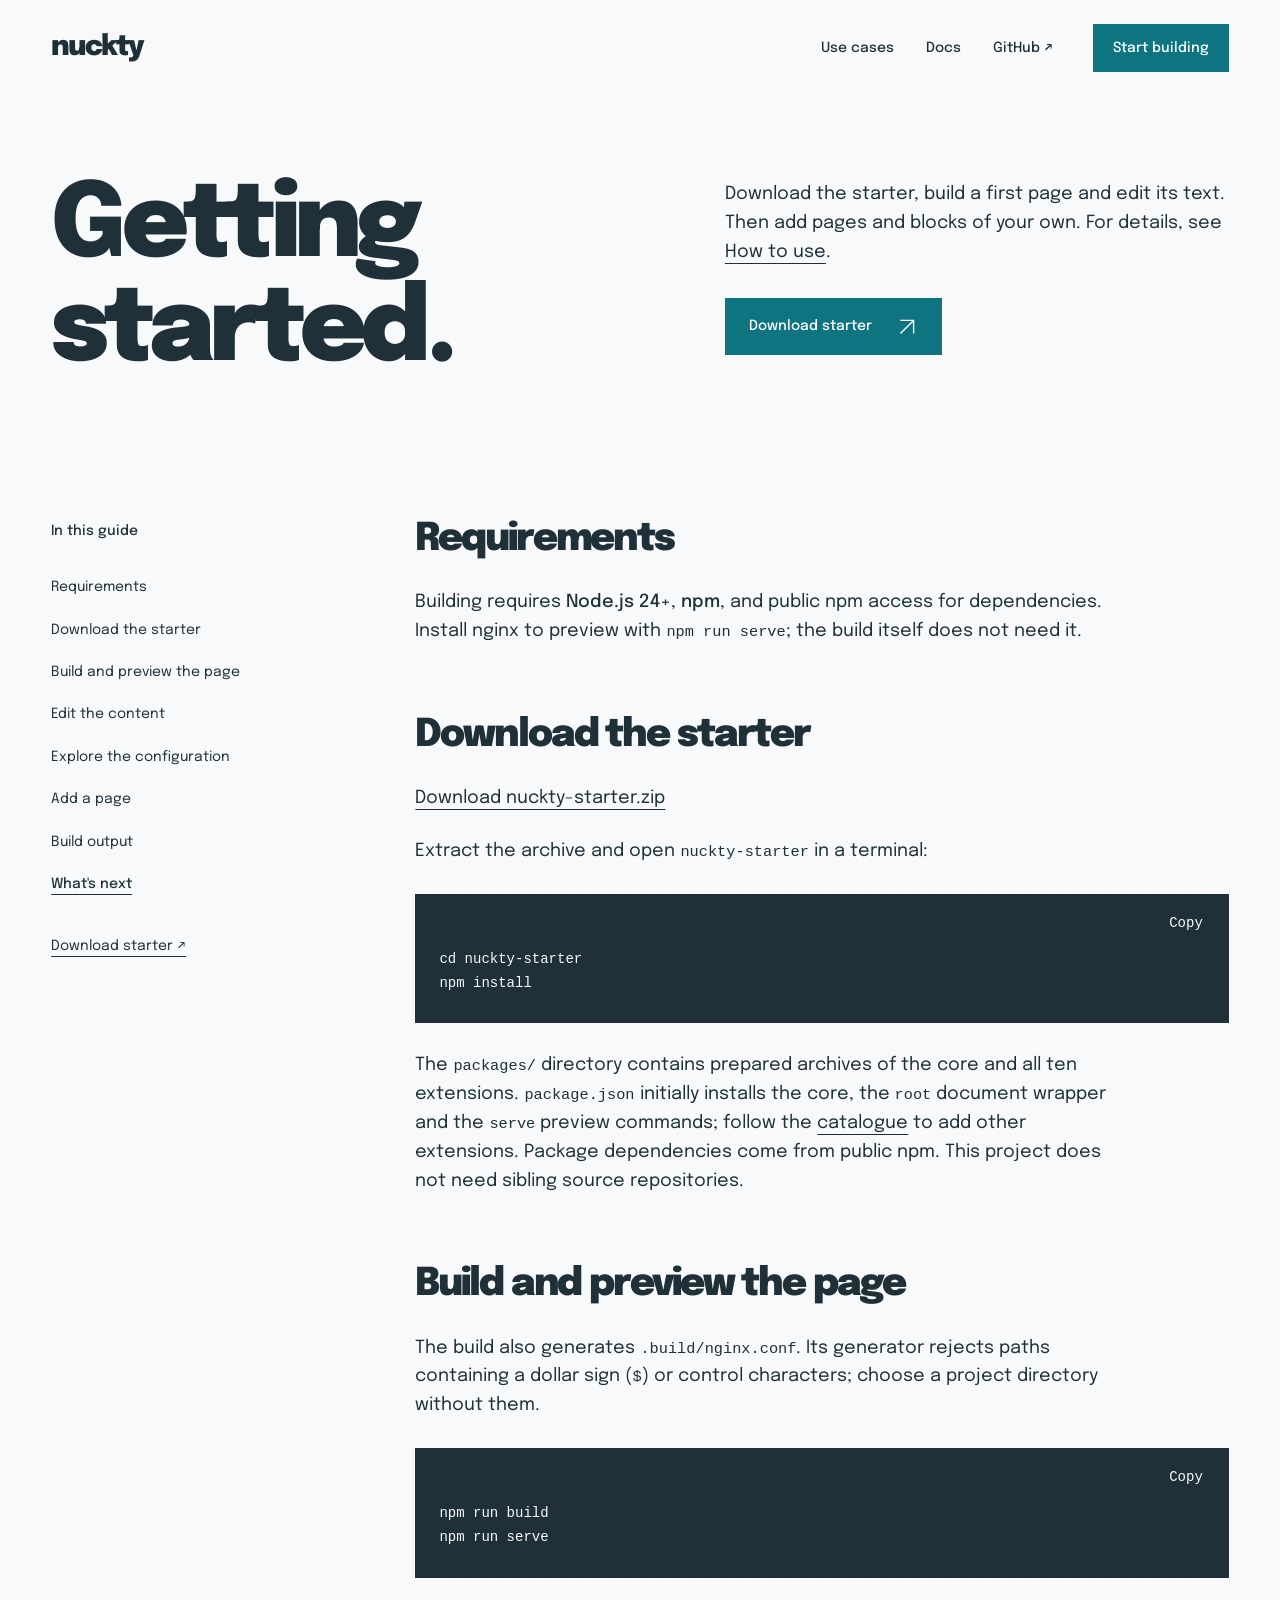
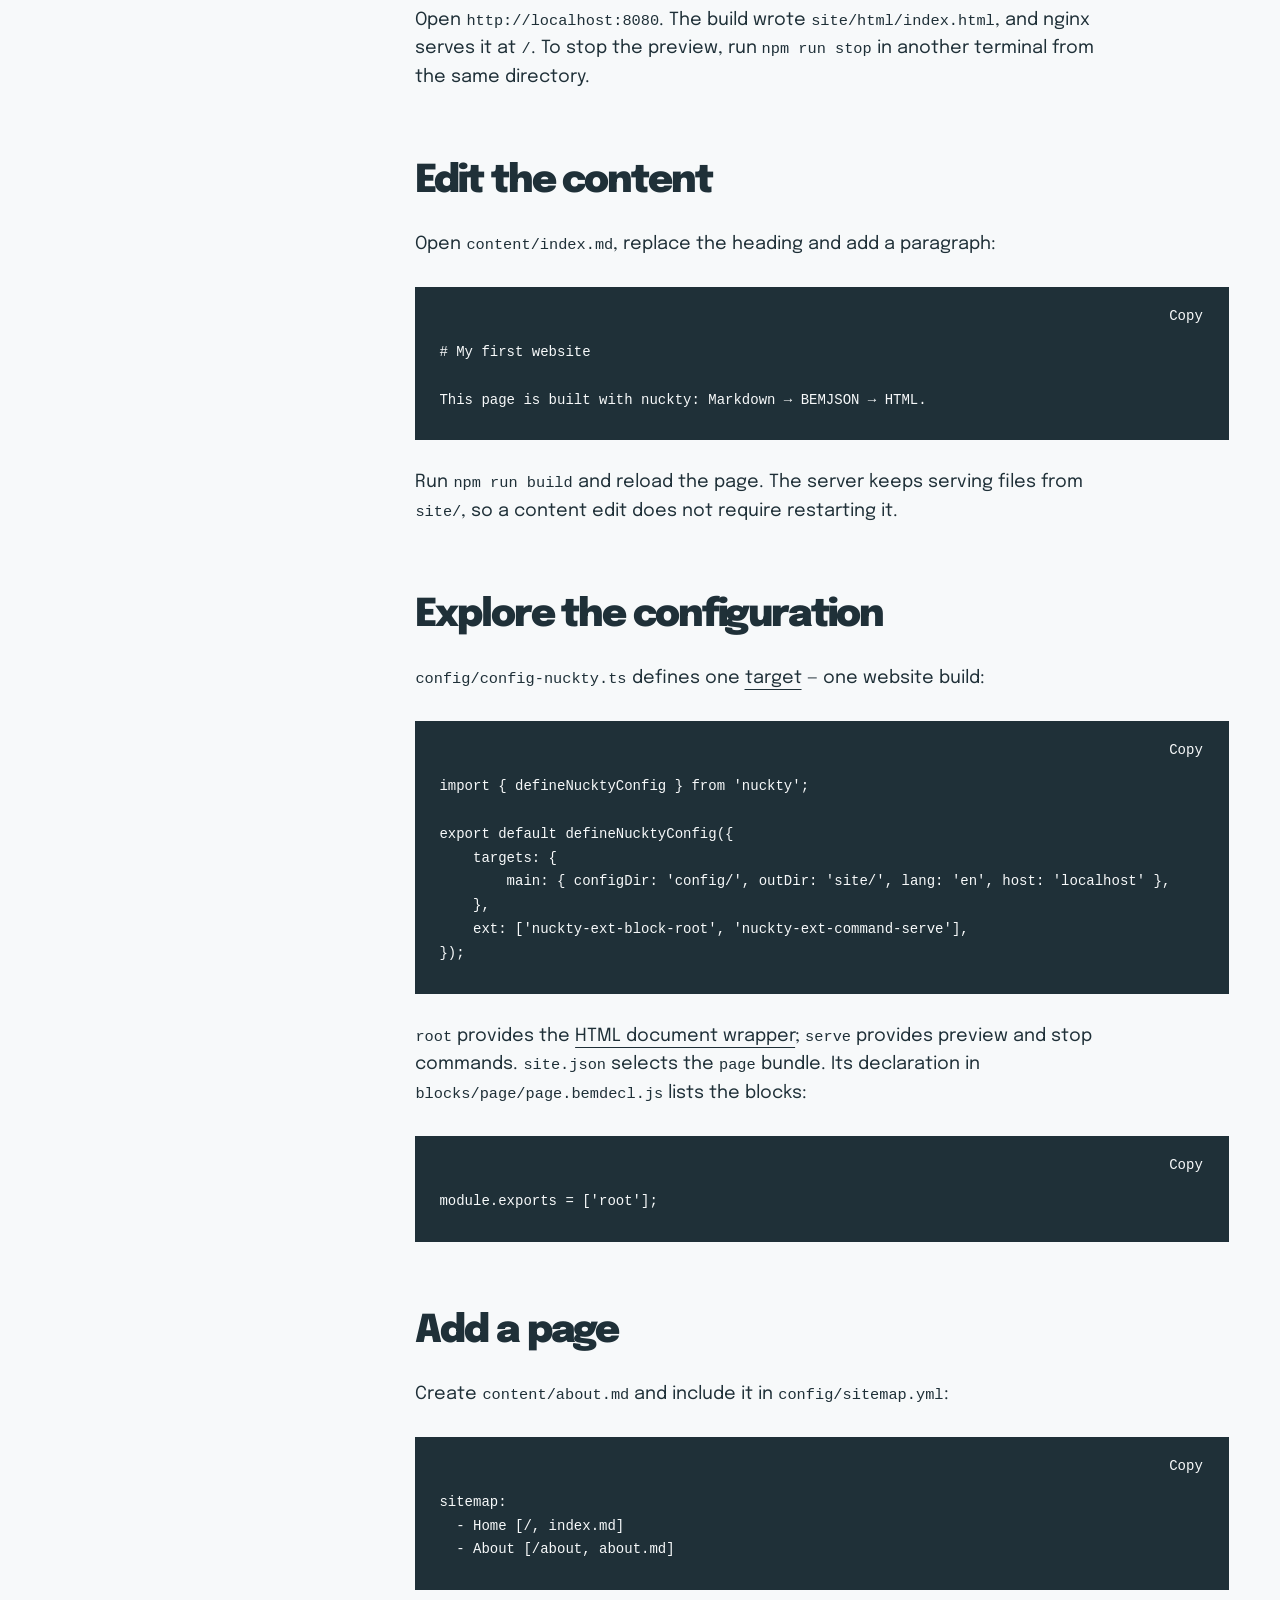
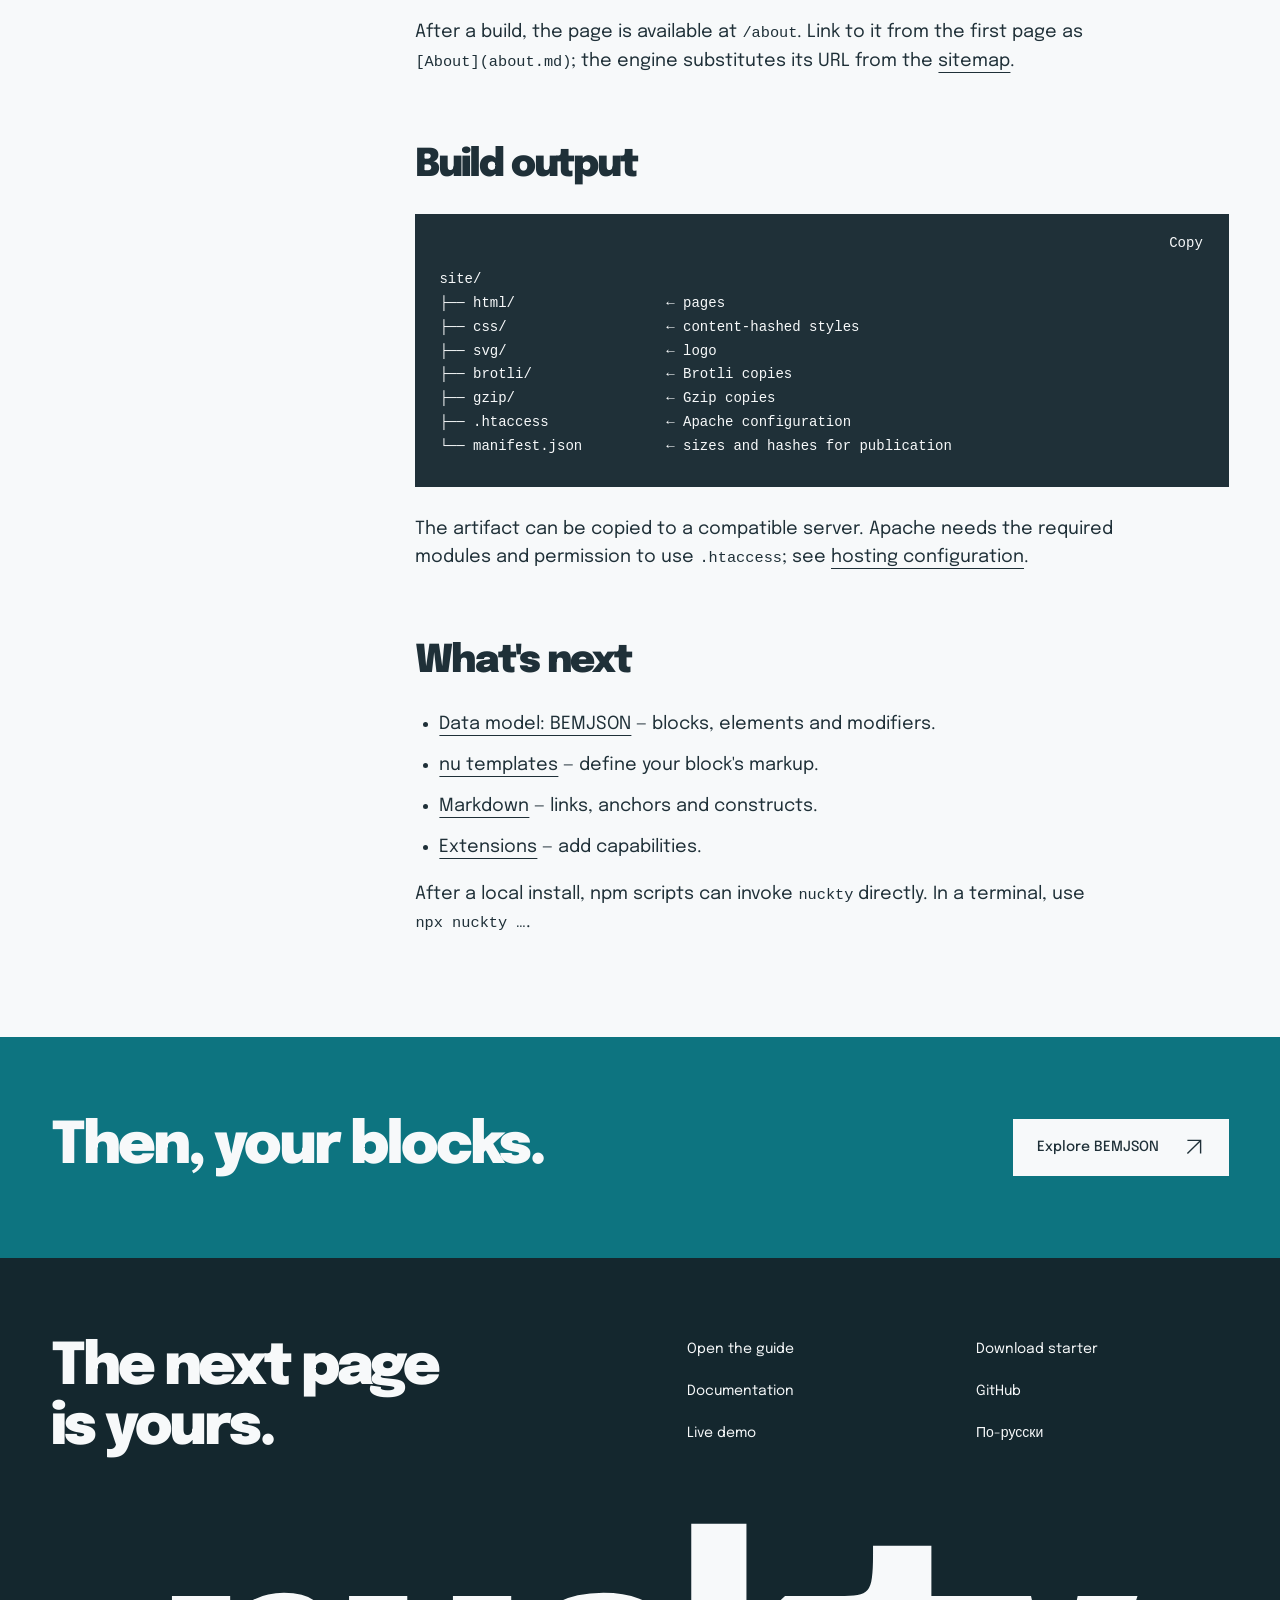
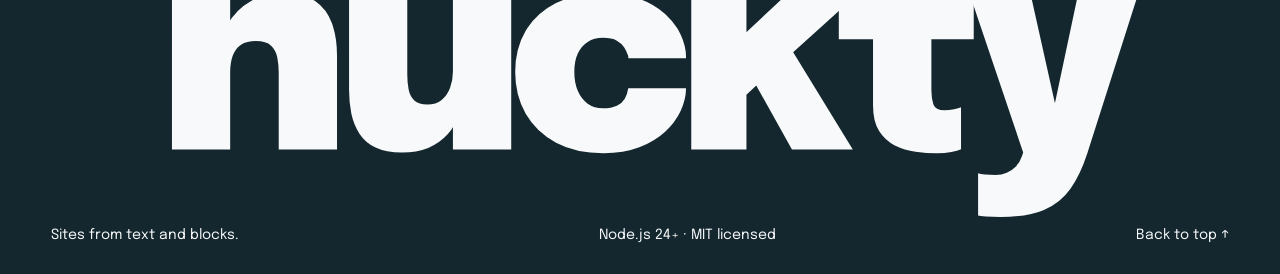
<file: v2/how/start/index.html>
<!doctype html><html lang="en" id="top"><head><meta charset="utf-8"><meta name="viewport" content="width=device-width, initial-scale=1"><meta name="description" content="Download the nuckty starter, build your first page, then add content and blocks."><meta name="theme-color" content="#f7f9fa"><title>Getting started · nuckty</title><link rel="icon" href="../../favicon.svg"><link rel="preload" href="../../fonts/epilogue-900.ttf" as="font" type="font/ttf" crossorigin>  <script type="module" crossorigin src="../../assets/main-D28NlAtl.js"></script>
  <link rel="stylesheet" crossorigin href="../../assets/main-Bgc8otKc.css">
</head><body class="page page_start"><a class="skip-link" href="#main">Skip to content</a><header class="header"><a class="header__logo" href="../../" aria-label="nuckty home">nuckty</a><nav class="header__nav" aria-label="Main navigation"><a href="../../use-cases/" >Use cases</a><a href="https://nuckty.com/docs">Docs</a><a href="https://github.com/nuckty/nuckty">GitHub ↗</a></nav><a class="button header__action" href="../../how/start/" aria-current="page">Start building</a><button class="header__menu" aria-controls="mobile-menu" aria-expanded="false" hidden>Menu</button><nav class="header__mobile" id="mobile-menu" aria-label="Mobile navigation" hidden><a href="../../use-cases/">Use cases</a><a href="../../how/start/">Getting started</a><a href="https://nuckty.com/docs">Documentation</a><a href="https://github.com/nuckty/nuckty">GitHub</a></nav></header><main id="main"><section class="page-intro section" data-chapter="light"><h1>Getting<br>started.</h1><div class="page-intro__body"><p>Download the starter, build a first page and edit its text. Then add pages and blocks of your own. For details, see <a href="https://nuckty.com/how">How to use</a>.</p>
<a class="button" href="https://nuckty.com/nuckty-starter.zip">Download starter <svg class="arrow" viewBox="0 0 40 40" fill="none" aria-hidden="true"><path d="M8 32 32 8M8 8h24v24" stroke="currentColor" stroke-width="2.5"/></svg></a></div></section><div class="guide"><aside class="guide__contents"><nav aria-label="On this page"><p>In this guide</p><a href="#requirements">Requirements</a><a href="#download-the-starter">Download the starter</a><a href="#build-and-preview-the-page">Build and preview the page</a><a href="#edit-the-content">Edit the content</a><a href="#explore-the-configuration">Explore the configuration</a><a href="#add-a-page">Add a page</a><a href="#build-output">Build output</a><a href="#what-s-next">What's next</a></nav><a class="guide__download" href="https://nuckty.com/nuckty-starter.zip">Download starter ↗</a></aside><article class="guide__article"><section id="requirements" class="guide__section"><h2 data-reveal>Requirements</h2><div class="article-copy"><p data-reveal>Building requires <strong>Node.js 24+</strong>, <strong>npm</strong>, and public npm access for dependencies. Install nginx to preview with <code>npm run serve</code>; the build itself does not need it.</p>
</div></section><section id="download-the-starter" class="guide__section"><h2 data-reveal>Download the starter</h2><div class="article-copy"><p data-reveal><a href="https://nuckty.com/nuckty-starter.zip">Download nuckty-starter.zip</a></p>
<p data-reveal>Extract the archive and open <code>nuckty-starter</code> in a terminal:</p>
<pre><code>cd nuckty-starter
npm install
</code></pre>
<p data-reveal>The <code>packages/</code> directory contains prepared archives of the core and all ten extensions. <code>package.json</code> initially installs the core, the <code>root</code> document wrapper and the <code>serve</code> preview commands; follow the <a href="https://nuckty.com/ext">catalogue</a> to add other extensions. Package dependencies come from public npm. This project does not need sibling source repositories.</p>
</div></section><section id="build-and-preview-the-page" class="guide__section"><h2 data-reveal>Build and preview the page</h2><div class="article-copy"><p data-reveal>The build also generates <code>.build/nginx.conf</code>. Its generator rejects paths containing a dollar sign (<code>$</code>) or control characters; choose a project directory without them.</p>
<pre><code>npm run build
npm run serve
</code></pre>
<p data-reveal>Open <code>http://localhost:8080</code>. The build wrote <code>site/html/index.html</code>, and nginx serves it at <code>/</code>. To stop the preview, run <code>npm run stop</code> in another terminal from the same directory.</p>
</div></section><section id="edit-the-content" class="guide__section"><h2 data-reveal>Edit the content</h2><div class="article-copy"><p data-reveal>Open <code>content/index.md</code>, replace the heading and add a paragraph:</p>
<pre><code># My first website

This page is built with nuckty: Markdown → BEMJSON → HTML.
</code></pre>
<p data-reveal>Run <code>npm run build</code> and reload the page. The server keeps serving files from <code>site/</code>, so a content edit does not require restarting it.</p>
</div></section><section id="explore-the-configuration" class="guide__section"><h2 data-reveal>Explore the configuration</h2><div class="article-copy"><p data-reveal><code>config/config-nuckty.ts</code> defines one <a href="https://nuckty.com/how/targets">target</a> — one website build:</p>
<pre><code>import { defineNucktyConfig } from &#39;nuckty&#39;;

export default defineNucktyConfig({
    targets: {
        main: { configDir: &#39;config/&#39;, outDir: &#39;site/&#39;, lang: &#39;en&#39;, host: &#39;localhost&#39; },
    },
    ext: [&#39;nuckty-ext-block-root&#39;, &#39;nuckty-ext-command-serve&#39;],
});
</code></pre>
<p data-reveal><code>root</code> provides the <a href="https://nuckty.com/out/html">HTML document wrapper</a>; <code>serve</code> provides preview and stop commands. <code>site.json</code> selects the <code>page</code> bundle. Its declaration in <code>blocks/page/page.bemdecl.js</code> lists the blocks:</p>
<pre><code>module.exports = [&#39;root&#39;];
</code></pre>
</div></section><section id="add-a-page" class="guide__section"><h2 data-reveal>Add a page</h2><div class="article-copy"><p data-reveal>Create <code>content/about.md</code> and include it in <code>config/sitemap.yml</code>:</p>
<pre><code>sitemap:
  - Home [/, index.md]
  - About [/about, about.md]
</code></pre>
<p data-reveal>After a build, the page is available at <code>/about</code>. Link to it from the first page as <code>[About](about.md)</code>; the engine substitutes its URL from the <a href="https://nuckty.com/how/sitemap">sitemap</a>.</p>
</div></section><section id="build-output" class="guide__section"><h2 data-reveal>Build output</h2><div class="article-copy"><pre><code>site/
├── html/                  ← pages
├── css/                   ← content-hashed styles
├── svg/                   ← logo
├── brotli/                ← Brotli copies
├── gzip/                  ← Gzip copies
├── .htaccess              ← Apache configuration
└── manifest.json          ← sizes and hashes for publication
</code></pre>
<p data-reveal>The artifact can be copied to a compatible server. Apache needs the required modules and permission to use <code>.htaccess</code>; see <a href="https://nuckty.com/out/hosting">hosting configuration</a>.</p>
</div></section><section id="what-s-next" class="guide__section"><h2 data-reveal>What's next</h2><div class="article-copy"><ul>
<li><a href="https://nuckty.com/how/bemjson">Data model: BEMJSON</a> — blocks, elements and modifiers.</li>
<li><a href="https://nuckty.com/how/templates">nu templates</a> — define your block&#39;s markup.</li>
<li><a href="https://nuckty.com/how/markdown">Markdown</a> — links, anchors and constructs.</li>
<li><a href="https://nuckty.com/how/ext">Extensions</a> — add capabilities.</li>
</ul>
<p data-reveal>After a local install, npm scripts can invoke <code>nuckty</code> directly. In a terminal, use <code>npx nuckty …</code>.</p>
</div></section></article></div><section class="next section" data-chapter="accent"><h2>Then, your blocks.</h2><a class="button button_light" href="https://nuckty.com/how/bemjson">Explore BEMJSON <svg class="arrow" viewBox="0 0 40 40" fill="none" aria-hidden="true"><path d="M8 32 32 8M8 8h24v24" stroke="currentColor" stroke-width="2.5"/></svg></a></section></main><footer class="footer" data-chapter="dark"><div class="footer__upper"><h2 data-reveal>The next page<br>is yours.</h2><div class="footer__links"><a href="../../how/start/">Open the guide</a><a href="https://nuckty.com/nuckty-starter.zip">Download starter</a><a href="https://nuckty.com/docs">Documentation</a><a href="https://github.com/nuckty/nuckty">GitHub</a><a href="https://demo.nuckty.com">Live demo</a><a href="https://nuckty.ru/">По-русски</a></div></div><svg class="footer__wordmark" viewBox="0 0 1100 290" role="img" aria-label="nuckty"><text x="550" y="220" text-anchor="middle">nuckty</text></svg><div class="footer__bottom"><p>Sites from text and blocks.</p><p>Node.js 24+ · MIT licensed</p><a href="#top">Back to top ↑</a></div></footer></body></html>
</file>
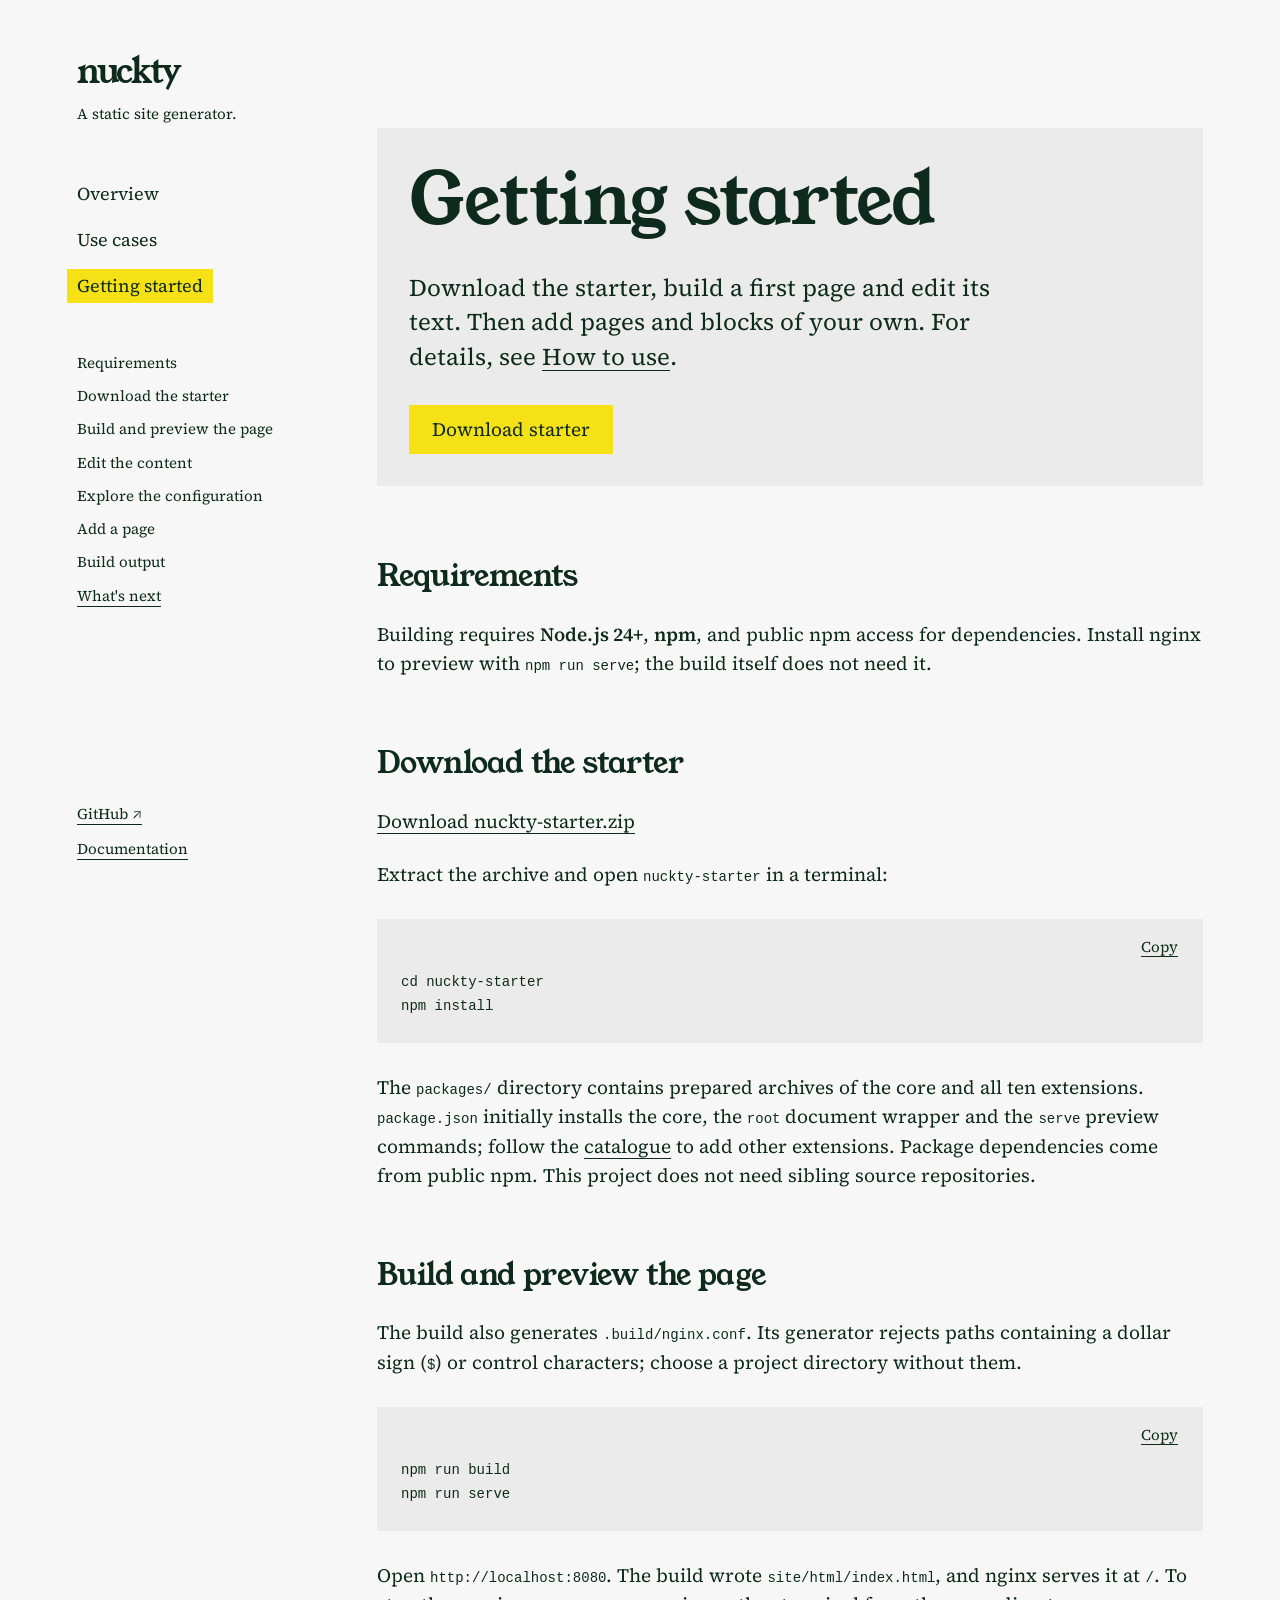
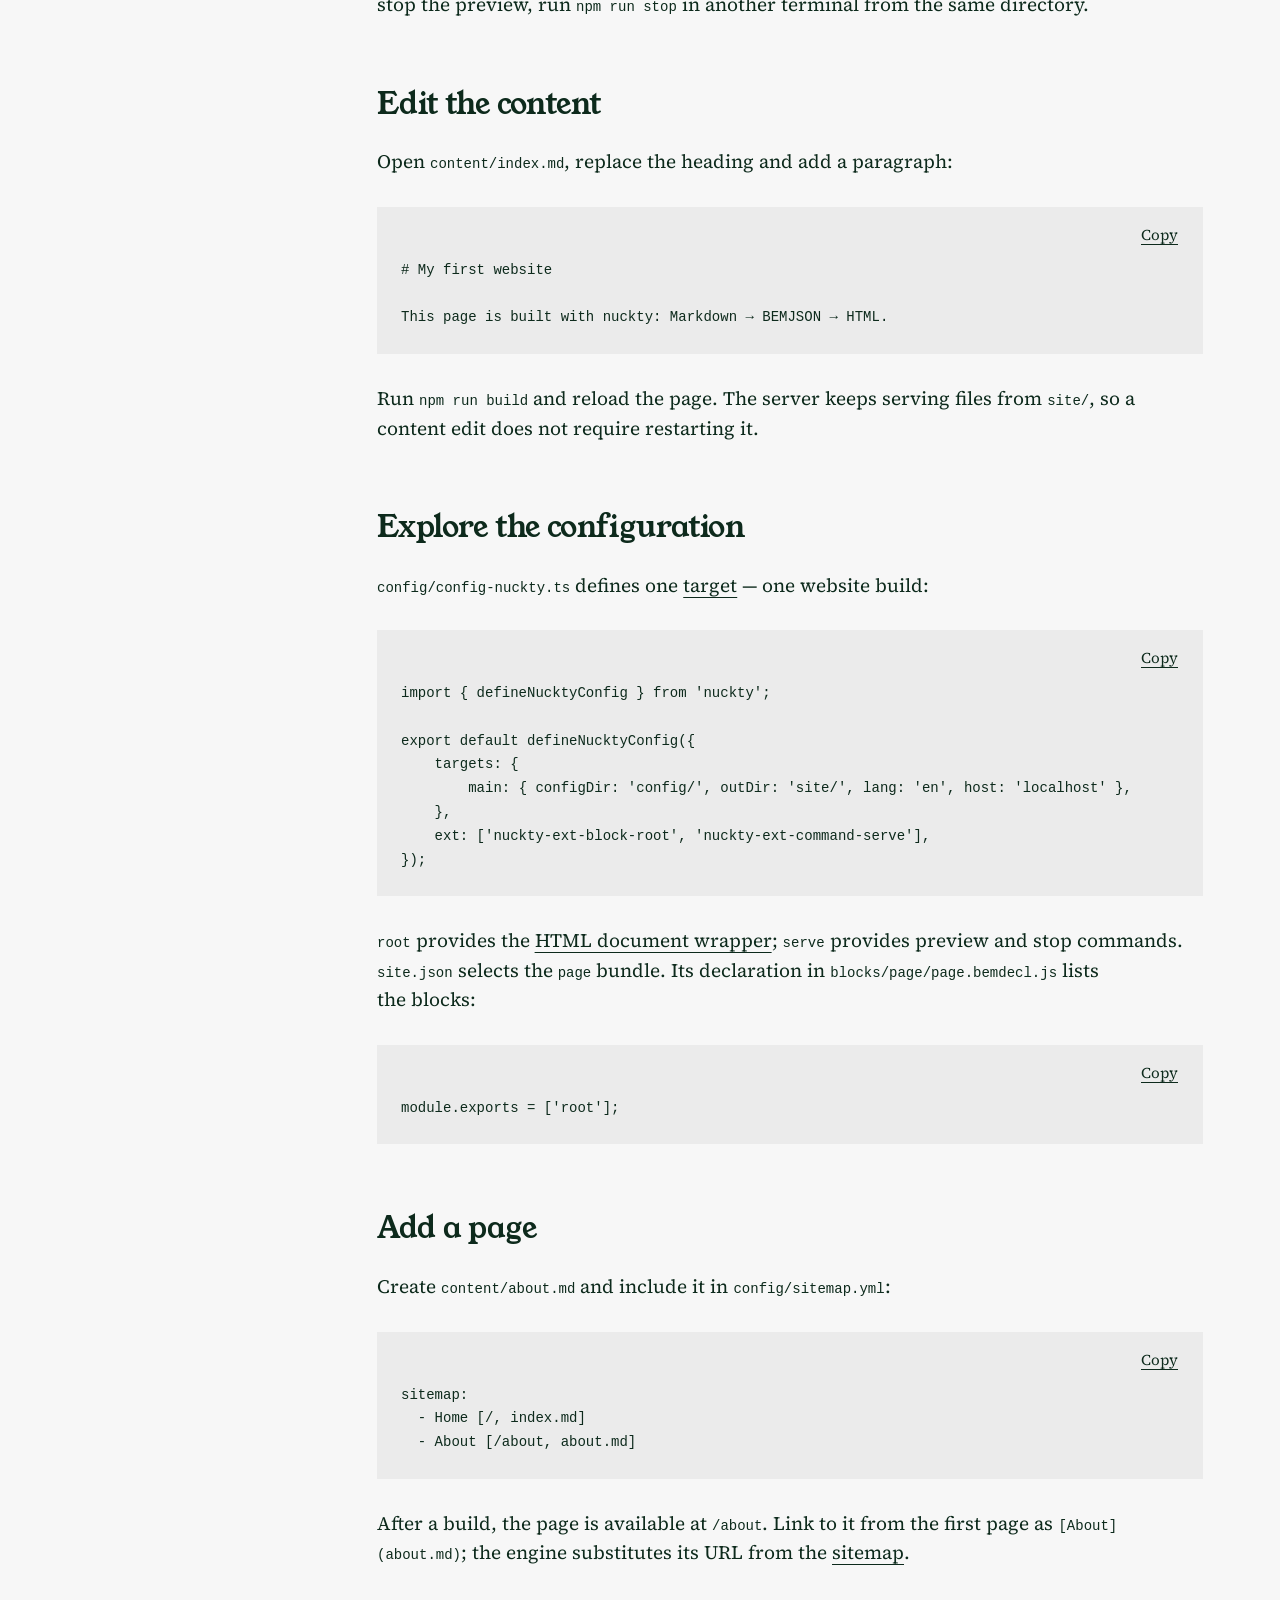
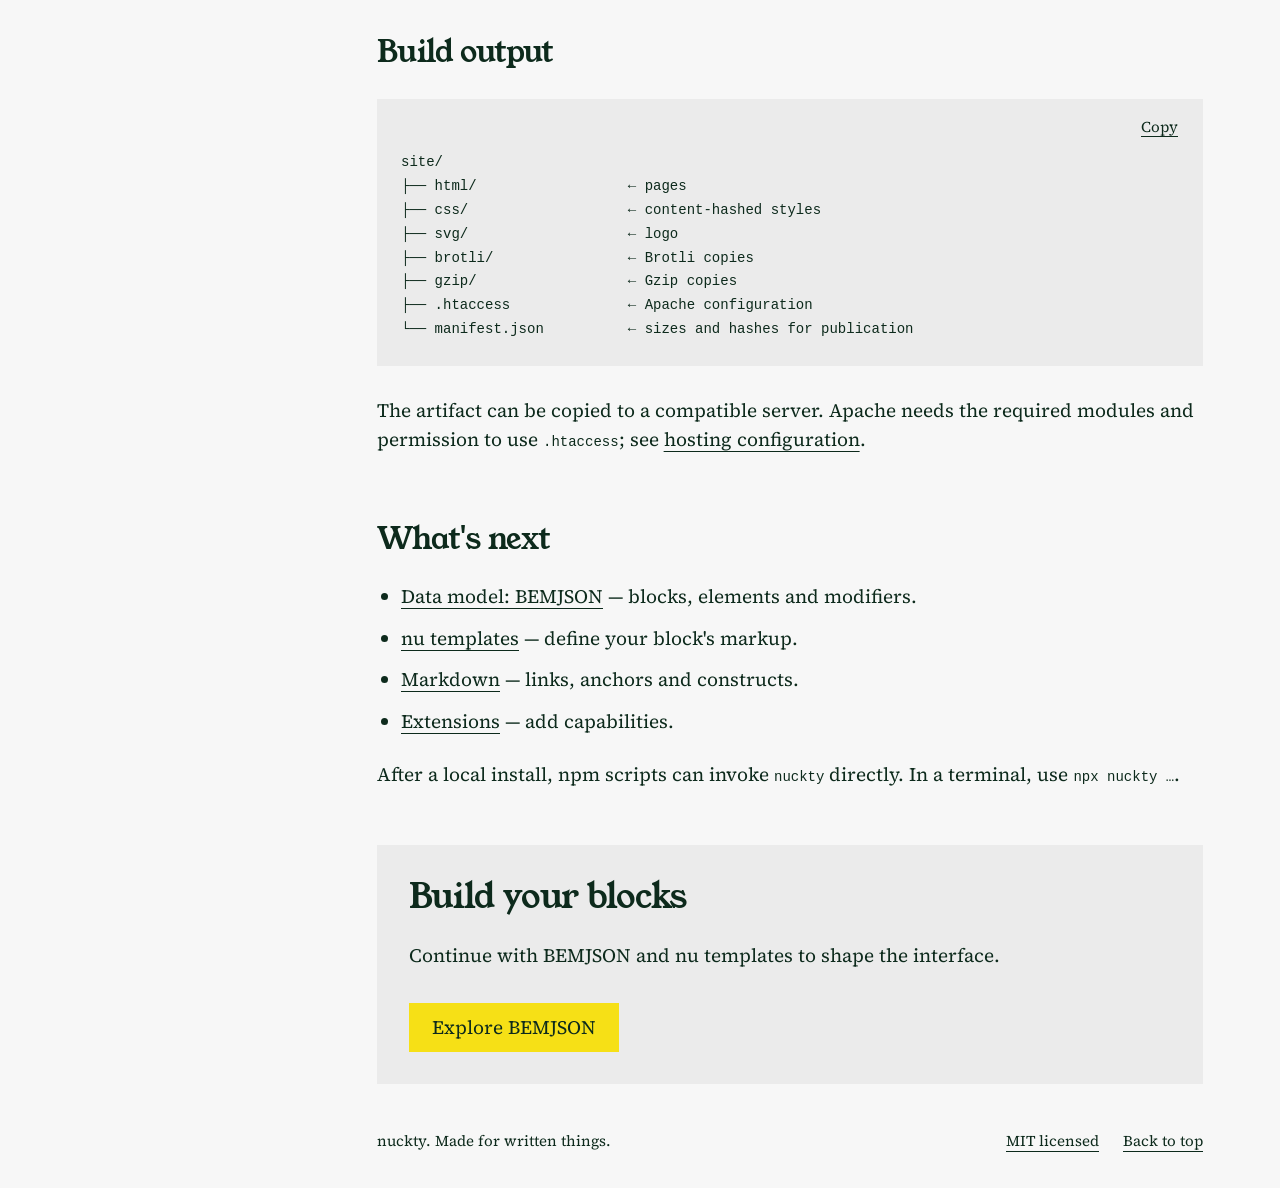
<file: v3/how/start/index.html>
<!doctype html><html lang="en" id="top"><head><meta charset="utf-8"><meta name="viewport" content="width=device-width, initial-scale=1"><meta name="description" content="nuckty: a static site generator with Markdown, BEMJSON and TypeScript templates."><title>Getting started · nuckty</title><link rel="icon" href="../../favicon.svg">  <script type="module" crossorigin src="../../assets/main-Dnx9Bw5H.js"></script>
  <link rel="stylesheet" crossorigin href="../../assets/main-Dm70gH4x.css">
</head><body><a class="skip" href="#main">Skip to content</a><div class="page"><aside class="rail"><a class="rail__brand" href="../../">nuckty</a><p class="rail__description">A static site generator.</p><nav class="rail__pages" aria-label="Main navigation"><a href="../../" >Overview</a><a href="../../use-cases/" >Use cases</a><a href="../../how/start/" aria-current="page">Getting started</a></nav><nav class="rail__contents" aria-label="On this page"><a href="#requirements">Requirements</a><a href="#download-the-starter">Download the starter</a><a href="#build-and-preview-the-page">Build and preview the page</a><a href="#edit-the-content">Edit the content</a><a href="#explore-the-configuration">Explore the configuration</a><a href="#add-a-page">Add a page</a><a href="#build-output">Build output</a><a href="#what-s-next">What's next</a></nav><div class="rail__bottom"><a href="https://github.com/nuckty/nuckty">GitHub ↗</a><a href="https://nuckty.com/docs">Documentation</a></div></aside><main id="main"><header class="intro intro_article"><h1>Getting started</h1><p>Download the starter, build a first page and edit its text. Then add pages and blocks of your own. For details, see <a href="https://nuckty.com/how">How to use</a>.</p>
<a class="button" href="https://nuckty.com/nuckty-starter.zip">Download starter</a></header><article class="article"><section id="requirements"><h2>Requirements</h2><p data-reveal>Building requires <strong>Node.js 24+</strong>, <strong>npm</strong>, and public npm access for dependencies. Install nginx to preview with <code>npm run serve</code>; the build itself does not need it.</p>
</section><section id="download-the-starter"><h2>Download the starter</h2><p data-reveal><a href="https://nuckty.com/nuckty-starter.zip">Download nuckty-starter.zip</a></p>
<p data-reveal>Extract the archive and open <code>nuckty-starter</code> in a terminal:</p>
<pre><code>cd nuckty-starter
npm install
</code></pre>
<p data-reveal>The <code>packages/</code> directory contains prepared archives of the core and all ten extensions. <code>package.json</code> initially installs the core, the <code>root</code> document wrapper and the <code>serve</code> preview commands; follow the <a href="https://nuckty.com/ext">catalogue</a> to add other extensions. Package dependencies come from public npm. This project does not need sibling source repositories.</p>
</section><section id="build-and-preview-the-page"><h2>Build and preview the page</h2><p data-reveal>The build also generates <code>.build/nginx.conf</code>. Its generator rejects paths containing a dollar sign (<code>$</code>) or control characters; choose a project directory without them.</p>
<pre><code>npm run build
npm run serve
</code></pre>
<p data-reveal>Open <code>http://localhost:8080</code>. The build wrote <code>site/html/index.html</code>, and nginx serves it at <code>/</code>. To stop the preview, run <code>npm run stop</code> in another terminal from the same directory.</p>
</section><section id="edit-the-content"><h2>Edit the content</h2><p data-reveal>Open <code>content/index.md</code>, replace the heading and add a paragraph:</p>
<pre><code># My first website

This page is built with nuckty: Markdown → BEMJSON → HTML.
</code></pre>
<p data-reveal>Run <code>npm run build</code> and reload the page. The server keeps serving files from <code>site/</code>, so a content edit does not require restarting it.</p>
</section><section id="explore-the-configuration"><h2>Explore the configuration</h2><p data-reveal><code>config/config-nuckty.ts</code> defines one <a href="https://nuckty.com/how/targets">target</a> — one website build:</p>
<pre><code>import { defineNucktyConfig } from &#39;nuckty&#39;;

export default defineNucktyConfig({
    targets: {
        main: { configDir: &#39;config/&#39;, outDir: &#39;site/&#39;, lang: &#39;en&#39;, host: &#39;localhost&#39; },
    },
    ext: [&#39;nuckty-ext-block-root&#39;, &#39;nuckty-ext-command-serve&#39;],
});
</code></pre>
<p data-reveal><code>root</code> provides the <a href="https://nuckty.com/out/html">HTML document wrapper</a>; <code>serve</code> provides preview and stop commands. <code>site.json</code> selects the <code>page</code> bundle. Its declaration in <code>blocks/page/page.bemdecl.js</code> lists the blocks:</p>
<pre><code>module.exports = [&#39;root&#39;];
</code></pre>
</section><section id="add-a-page"><h2>Add a page</h2><p data-reveal>Create <code>content/about.md</code> and include it in <code>config/sitemap.yml</code>:</p>
<pre><code>sitemap:
  - Home [/, index.md]
  - About [/about, about.md]
</code></pre>
<p data-reveal>After a build, the page is available at <code>/about</code>. Link to it from the first page as <code>[About](about.md)</code>; the engine substitutes its URL from the <a href="https://nuckty.com/how/sitemap">sitemap</a>.</p>
</section><section id="build-output"><h2>Build output</h2><pre><code>site/
├── html/                  ← pages
├── css/                   ← content-hashed styles
├── svg/                   ← logo
├── brotli/                ← Brotli copies
├── gzip/                  ← Gzip copies
├── .htaccess              ← Apache configuration
└── manifest.json          ← sizes and hashes for publication
</code></pre>
<p data-reveal>The artifact can be copied to a compatible server. Apache needs the required modules and permission to use <code>.htaccess</code>; see <a href="https://nuckty.com/out/hosting">hosting configuration</a>.</p>
</section><section id="what-s-next"><h2>What's next</h2><ul>
<li><a href="https://nuckty.com/how/bemjson">Data model: BEMJSON</a> — blocks, elements and modifiers.</li>
<li><a href="https://nuckty.com/how/templates">nu templates</a> — define your block&#39;s markup.</li>
<li><a href="https://nuckty.com/how/markdown">Markdown</a> — links, anchors and constructs.</li>
<li><a href="https://nuckty.com/how/ext">Extensions</a> — add capabilities.</li>
</ul>
<p data-reveal>After a local install, npm scripts can invoke <code>nuckty</code> directly. In a terminal, use <code>npx nuckty …</code>.</p>
</section></article><section class="closing"><h2>Build your blocks</h2><p>Continue with BEMJSON and nu templates to shape the interface.</p><a class="button" href="https://nuckty.com/how/bemjson">Explore BEMJSON</a></section><footer class="footer"><p>nuckty. Made for written things.</p><div><a href="https://github.com/nuckty/nuckty/blob/main/LICENSE">MIT licensed</a><a href="#top">Back to top</a></div></footer></main></div></body></html>
</file>
<file: v1/assets/main-BP3L2d_M.css>
@font-face{font-family:Libre Franklin;src:url(../fonts/franklin-400.ttf) format("truetype");font-weight:400;font-display:swap}@font-face{font-family:Libre Franklin;src:url(../fonts/franklin-700.ttf) format("truetype");font-weight:600 900;font-display:swap}@font-face{font-family:"Source Serif 4";src:url(../fonts/serif-400.ttf) format("truetype");font-weight:400;font-display:swap}:root{--bg:#ddd6c6;--surface:#d2cab8;--paper:#eee9df;--ink:#2a2a26;--muted:#59574e;--accent:#4f6238;--accent-ink:#fff;--field:#3f5a2a;--code:#252722;--code-ink:#f0ecdf;--code-muted:#c7c8b8;--serif:"Source Serif 4",Georgia,serif;--sans:"Libre Franklin",Arial,sans-serif;--gap:8px;--pad:clamp(22px,2.8vw,44px);--body:clamp(17px,1.3vw,19px);--small:14px;--lead:clamp(22px,2vw,28px);--head:clamp(32px,4vw,58px);--ease:cubic-bezier(.22,1,.36,1)}*{box-sizing:border-box}html{scroll-behavior:smooth;scroll-padding-top:24px}body{margin:0;padding:8px;background:var(--bg);color:var(--ink);font-family:var(--sans);font-size:var(--body);line-height:1.5}h1,h2,h3,p{margin:0}h1,h2,h3{font-weight:700;letter-spacing:-.04em;line-height:1.04;text-wrap:balance}h2{font-size:var(--head)}h3{font-size:var(--lead)}p{text-wrap:pretty}a{color:inherit;text-decoration-thickness:1px;text-underline-offset:5px}button,input,textarea{font:inherit}button,a{-webkit-tap-highlight-color:transparent}button{cursor:pointer}a,button{transition:opacity .18s,transform .22s var(--ease)}a:hover{opacity:.72}a:active,button:active{transform:translateY(2px)}:focus-visible{outline:3px solid var(--accent);outline-offset:5px}[hidden]{display:none!important}::selection{background:var(--accent);color:var(--accent-ink)}.tile{padding:var(--pad);min-width:0;background:var(--paper)}.skip-link{position:fixed;z-index:20;top:12px;left:12px;padding:12px;background:var(--ink);color:var(--paper);transform:translateY(-200%)}.skip-link:focus{transform:none}.header{display:grid;grid-template-columns:108px 1fr 200px;gap:var(--gap);height:72px;margin-bottom:var(--gap);position:relative}.header__brand{background:var(--ink);color:var(--paper);display:flex;align-items:center;justify-content:center;gap:8px;text-decoration:none;font-size:38px;font-weight:700;letter-spacing:-3px}.header__mark{font-size:19px;letter-spacing:-2px;font-weight:400}.header__nav{background:var(--paper);display:flex;justify-content:flex-end;align-items:center;gap:38px;padding:0 32px;font-size:15px}.header__nav a{text-decoration:none}.header__nav a[aria-current]{text-decoration:underline}.header__action{display:flex;align-items:center;justify-content:space-between;padding:0 24px;background:var(--ink);color:var(--paper);font-size:15px;text-decoration:none}.header__action span{font-size:24px}.header__menu{display:none}.header__mobile{position:absolute;z-index:10;left:0;right:0;top:68px;background:var(--ink);color:var(--paper);padding:22px}.header__mobile a{display:block;padding:13px 0;text-decoration:none}.hero{display:grid;grid-template-columns:repeat(4,minmax(0,1fr));grid-template-rows:350px 350px;gap:var(--gap)}.hero__name{grid-column:span 2;display:flex;flex-direction:column;justify-content:center}.hero__name h1{font-size:clamp(100px,12.6vw,190px);letter-spacing:-.075em;line-height:1.05;margin:0 0 20px -8px}.hero__name>p{font-family:var(--serif);font-size:var(--lead);line-height:1.35;max-width:520px}.hero__meta{display:flex;justify-content:space-between;gap:20px;margin-top:auto;padding-top:22px;font-size:var(--small)}.hero__meta a{text-decoration:none}.hero__source{grid-column:span 2;background:var(--code);color:var(--code-ink);display:flex;flex-direction:column;overflow:hidden}.fragment__bar{font-family:var(--sans);display:flex;justify-content:space-between;font-size:var(--small);gap:20px;line-height:1.4}.hero__source .fragment__bar{color:var(--code-muted)}.code{font-family:ui-monospace,SFMono-Regular,Consolas,monospace;font-size:14px;line-height:1.6;white-space:pre-wrap;overflow-wrap:anywhere;margin:22px 0;tab-size:2}.code code{font:inherit}.hero__source .code{margin:20px 0 0;line-height:1.5;color:var(--code-ink)}.fragment__bottom{font-size:var(--small);display:flex;justify-content:space-between;gap:16px;margin-top:auto;padding-top:14px}.hero__source .fragment__bottom{color:var(--code-muted)}.hero__output{grid-column:span 2;display:flex;flex-direction:column;background:var(--surface);overflow:hidden}.sample{display:flex;flex-direction:column;align-items:flex-start;justify-content:center;flex:1;padding:20px 0;max-width:480px}.sample__glyph{font-family:var(--serif);font-size:44px;line-height:1;letter-spacing:-6px;color:var(--accent);margin-bottom:16px}.sample h2,.sample h3{font-size:clamp(35px,4vw,58px);line-height:1.1}.sample p{font-family:var(--serif);font-size:22px;line-height:1.45;margin-top:12px;max-width:400px}.hero__statement{background:var(--ink);color:var(--paper);display:flex;flex-direction:column;justify-content:space-between}.hero__statement h2{font-size:clamp(27px,3.35vw,48px);line-height:1.1}.hero__statement p{font-family:var(--serif);font-size:18px;line-height:1.45;margin-top:18px}.hero__extra-break{display:none}.hero__start{background:var(--accent);color:var(--accent-ink);text-decoration:none;display:flex;flex-direction:column;justify-content:space-between;font-size:22px;line-height:1.3}.hero__arrow{font-size:100px;line-height:1;align-self:flex-end;font-weight:400}.hero__start>span:last-child{font-size:17px}.hero__start:hover{opacity:1;background:var(--field)}.hero__start:hover .hero__arrow{transform:translate(6px,-6px)}.hero__arrow{transition:transform .35s var(--ease)}.pipeline{padding:140px 0 120px;display:grid;grid-template-columns:3fr 4fr 5fr;gap:var(--gap);position:relative;align-items:end}.pipeline__intro{position:absolute;top:140px;left:var(--pad);max-width:49%}.pipeline__intro p{font-family:var(--serif);max-width:400px;margin-top:24px;font-size:20px}.pipeline__stage{min-width:0}.pipeline__picture{background:var(--paper);padding:28px;overflow:hidden;display:flex;flex-direction:column;justify-content:space-between}.pipeline__stage_markdown .pipeline__picture{height:240px;margin-top:260px;background:var(--surface)}.pipeline__stage_template .pipeline__picture{height:360px}.pipeline__stage_html .pipeline__picture{height:500px;background:var(--code);color:var(--code-ink)}.pipeline__picture .code{font-size:14px}.pipeline__stage>h3{font-size:22px;padding:24px 28px 0}.pipeline__stage>p{font-family:var(--serif);padding:12px 28px 0;min-height:90px}.pipeline__stage>a{font-size:15px;margin:16px 28px 0;display:inline-block}.features{display:grid;grid-template-columns:repeat(12,minmax(0,1fr));grid-template-rows:auto auto;gap:var(--gap)}.features__heading{grid-column:span 6;min-height:330px;display:flex;flex-direction:column}.features__heading p{max-width:430px;margin-top:24px;font-family:var(--serif);font-size:22px}.features__heading a{margin-top:auto;padding-top:30px;font-size:16px}.features__sitemap{grid-column:span 6;background:var(--surface)}.features__sitemap .code{font-size:clamp(15px,1.7vw,24px);margin:38px 0}.features h3{font-size:30px}.features p{max-width:550px}.features__sitemap p,.features__targets>p,.features__extensions>p{font-family:var(--serif);margin:16px 0 20px}.features a{font-size:16px}.features__targets{grid-column:span 7;background:var(--ink);color:var(--paper);min-height:440px}.targets{margin:0 0 38px}.targets>div{display:flex;justify-content:space-between;gap:20px;align-items:baseline;padding:16px 0}.targets span{font-size:15px}.targets strong{font-size:clamp(26px,3.8vw,54px);letter-spacing:-.04em;font-weight:400}.targets>p{font-size:14px;margin-top:16px;color:var(--code-muted)}.features__targets h3{max-width:500px}.features__extensions{grid-column:span 5;display:flex;flex-direction:column;background:var(--surface)}.extensions{display:flex;flex-wrap:wrap;gap:10px;margin:42px 0}.extensions span{background:var(--paper);padding:12px 20px;font-size:22px}.features__extensions>a{margin-top:auto}p code{font-size:.85em}.playground{padding:130px var(--pad)}.playground__intro{display:flex;justify-content:space-between;align-items:end;gap:30px;margin-bottom:38px}.playground__intro>p{font-family:var(--serif);max-width:380px;font-size:22px}.playground__board{display:grid;grid-template-columns:62% 38%;background:var(--paper)}.playground__preview{padding:36px;display:flex;flex-direction:column;min-height:380px}.sample_live{max-width:none}.sample_live h3{overflow-wrap:anywhere;font-size:clamp(32px,4vw,58px);max-width:100%}.sample_live p{overflow-wrap:anywhere}.playground__controls{padding:30px;background:var(--surface);display:flex;flex-direction:column;gap:12px}.playground__controls label{font-size:15px}.playground__controls input,.playground__controls textarea{min-width:0;width:100%;padding:12px;border:0;border-radius:0;background:var(--paper);color:var(--ink);font-family:var(--serif);font-size:18px;resize:vertical}.playground__controls input{height:48px}.playground__reset{align-self:flex-start;padding:10px 0;border:0;background:none;color:var(--ink);text-decoration:underline;text-underline-offset:5px;font-size:15px}.playground__note{font-size:14px}.playground__source{grid-column:1/-1;padding:28px 36px;background:var(--code);color:var(--code-ink)}.playground__tabs{display:flex;gap:26px}.playground__tabs button{padding:10px 0;border:0;background:none;color:var(--code-muted);font-size:15px}.playground__tabs button[aria-selected=true]{color:var(--code-ink);text-decoration:underline;text-underline-offset:9px}.playground__source [role=tabpanel]{min-height:250px}.shipping{display:grid;grid-template-columns:1fr 1fr;gap:var(--gap)}.shipping__intro{display:flex;flex-direction:column;justify-content:center}.shipping__intro p{font-family:var(--serif);font-size:23px;max-width:500px;margin:30px 0}.shipping__intro a{font-size:16px}.shipping__tree{background:var(--ink);color:var(--paper)}.shipping__tree .code{font-size:clamp(13px,1.5vw,20px);line-height:1.8}.cta{display:grid;grid-template-columns:2fr 7fr 3fr;gap:var(--gap);margin:120px 0}.cta__main{background:var(--accent);color:var(--accent-ink)}.cta__main h2{font-size:clamp(28px,3.2vw,46px)}.cta__main p{font-family:var(--serif);margin:24px 0;font-size:21px;max-width:480px}.button{display:inline-flex;align-items:center;justify-content:center;min-height:52px;padding:14px 26px;background:var(--ink);color:var(--paper);font-family:var(--sans);font-size:16px;text-decoration:none}.cta__main .button{background:var(--paper);color:var(--ink)}.cta__code{background:var(--surface);padding:24px;display:flex;align-items:center}.cta__code .code{font-size:14px;white-space:pre-wrap}.cta__aside{display:flex;flex-direction:column;justify-content:space-between;background:var(--ink);color:var(--paper);font-family:var(--serif);font-size:var(--lead)}.cta__aside a{font-size:15px;font-family:var(--sans)}.footer{margin-top:var(--gap)}.footer__mark{display:flex;align-items:end;gap:var(--gap);height:clamp(140px,24vw,340px)}.footer__mark span{height:var(--letter-height);flex:1;display:flex;align-items:center;justify-content:center;background:var(--surface);font-size:clamp(90px,19vw,270px);font-weight:700;letter-spacing:-.08em;line-height:1.2;padding-right:.08em;overflow:hidden}.footer__mark span:nth-child(2),.footer__mark span:nth-child(5){background:var(--ink);color:var(--paper)}.footer__mark span:nth-child(4){background:var(--accent);color:var(--paper)}.footer__bottom{padding:50px var(--pad) 28px;display:flex;gap:40px;justify-content:space-between;font-size:15px}.footer__bottom p{line-height:1.8}.footer__bottom nav{display:grid;grid-template-columns:1fr 1fr;gap:16px 40px}.footer__bottom nav a{text-decoration:none}.footer__top{align-self:flex-end}.document__hero{padding:64px var(--pad);display:grid;grid-template-columns:1fr 1fr;gap:30px 60px;align-items:start}.document__hero h1{font-size:clamp(48px,6.7vw,96px);max-width:700px}.document__intro{font-family:var(--serif);font-size:clamp(21px,2vw,27px);max-width:620px;line-height:1.45}.document__hero .button{justify-self:start}.document__layout{display:grid;grid-template-columns:280px minmax(0,1fr);gap:70px;padding:70px var(--pad)}.contents{align-self:start;position:sticky;top:24px;font-size:15px}.contents p{font-weight:700;margin-bottom:20px}.contents nav a{display:block;padding:8px 0;text-decoration:none}.contents nav a:hover,.contents nav a[aria-current]{text-decoration:underline}.contents__download{display:inline-block;margin-top:32px}.article{min-width:0;max-width:850px}.article__section{margin-bottom:70px;scroll-margin-top:30px}.article h2{font-size:clamp(28px,3vw,42px);margin-bottom:24px;max-width:780px}.article p,.article ul{font-family:var(--serif);font-size:20px;line-height:1.6;margin:20px 0}.article pre{position:relative;margin:28px 0;background:var(--code);color:var(--code-ink);padding:54px 28px 28px;font-size:15px;line-height:1.7;white-space:pre-wrap;overflow-wrap:anywhere}.article pre code{font-family:ui-monospace,SFMono-Regular,Consolas,monospace;font-size:inherit}.article li{padding-left:6px;margin:8px 0}.article__copy{position:absolute;top:12px;right:14px;border:0;background:none;color:var(--code-ink);font-size:13px;padding:5px 10px;min-height:32px}.article__copy:hover{background:var(--muted)}.document__next{display:flex;align-items:center;justify-content:space-between;gap:24px;background:var(--surface);margin-bottom:80px}.document__next p{font-size:var(--lead)}@media(min-width:1600px){body{max-width:1800px;margin:auto}.hero{grid-template-rows:400px 400px}}@media(max-width:1050px){.hero{grid-template-rows:330px 330px}.hero__name h1{font-size:15vw}.hero__meta{font-size:13px}.hero__meta>span{display:none}.hero__statement h2{font-size:30px}.hero__start{font-size:19px}.hero__statement p{font-size:17px}.hero__source .code{font-size:13px}.pipeline{grid-template-columns:1fr 1fr 1fr}.pipeline__intro{max-width:60%}.pipeline__intro h2{font-size:40px}.pipeline__intro p{font-size:18px;max-width:360px}.pipeline__picture{padding:20px}.pipeline__picture .code{font-size:13px}.pipeline__stage>h3{font-size:20px;padding-left:20px;padding-right:20px}.pipeline__stage>p{padding-left:20px;padding-right:20px;min-height:100px}.pipeline__stage>a{margin-left:20px}.playground{padding:100px 0}.document__layout{grid-template-columns:200px minmax(0,1fr);gap:40px}.cta{grid-template-columns:2fr 7fr 3fr}.cta__code{padding:16px}.cta__code .code{font-size:13px}.cta__aside{padding:24px}.features__heading{min-height:300px}}@media(max-width:700px){:root{--gap:6px;--pad:22px;--head:36px}body{padding:6px}.header{height:60px;grid-template-columns:76px 1fr 70px}.header__brand{font-size:32px}.header__nav{display:none}.header__action{font-size:14px;padding:0 18px}.header__menu:not([hidden]){display:block;border:0;background:var(--paper);font-size:14px}.hero{grid-template-columns:1fr 1fr;grid-template-rows:auto}.hero__name{grid-column:1/-1;min-height:280px;order:0}.hero__name h1{font-size:25vw;line-height:1.1;margin:0 0 20px -5px}.hero__name>p{font-size:23px;line-height:1.4}.desktop-break{display:none}.hero__meta{font-size:13px;margin-top:14px;padding-top:12px}.hero__meta>span{display:inline}.hero__source{order:3;grid-column:1/-1;min-height:320px}.hero__source .code{font-size:13px;line-height:1.6}.hero__output{order:4;grid-column:1/-1;min-height:330px}.hero__statement{order:1;min-height:245px;padding:22px 18px}.hero__statement h2{font-size:28px;max-width:160px}.hero__statement p{font-size:16px;line-height:1.4}.hero__start{order:2;padding:22px 18px;font-size:18px;min-height:245px}.hero__arrow{font-size:70px}.hero__start>span:last-child{font-size:15px}.sample h2{font-size:42px}.sample p{font-size:21px}.fragment__bottom{font-size:13px}.pipeline{display:flex;flex-direction:column;gap:36px;padding:80px 0;align-items:stretch}.pipeline__intro{position:static;max-width:none;padding:0 22px}.pipeline__intro h2{font-size:40px}.pipeline__intro p{font-size:20px;margin-top:20px;max-width:none}.pipeline__picture{padding:24px}.pipeline__stage_markdown .pipeline__picture{margin-top:0;height:auto;min-height:180px}.pipeline__stage_template .pipeline__picture{height:auto;min-height:240px}.pipeline__stage_html .pipeline__picture{height:auto;min-height:300px}.pipeline__picture .code{font-size:13px}.pipeline__stage>h3{font-size:26px}.pipeline__stage>p{min-height:0;font-size:19px;padding-top:10px}.pipeline__stage>a{font-size:15px;margin-top:16px}.features{display:flex;flex-direction:column}.features__heading{min-height:280px}.features h3{font-size:29px}.features__sitemap .code{font-size:15px}.features__targets{min-height:0}.targets>div{gap:12px}.targets strong{font-size:32px}.targets span{font-size:14px}.features__extensions{min-height:330px}.extensions{margin:28px 0;gap:8px}.extensions span{font-size:20px;padding:10px 15px}.playground{padding:80px 0}.playground__intro{display:block;padding:0 22px;margin-bottom:28px}.playground__intro p{margin-top:22px;font-size:21px}.playground__board{display:flex;flex-direction:column}.playground__preview{padding:24px;min-height:320px}.playground__controls,.playground__source{padding:24px}.playground__tabs{gap:20px}.playground__tabs button{font-size:14px}.playground__source .code{font-size:13px}.sample_live h3{font-size:38px}.shipping{grid-template-columns:1fr}.shipping__intro{min-height:350px}.shipping__intro p{font-size:21px}.shipping__tree .code{font-size:13px}.cta{grid-template-columns:1fr 1fr;margin:80px 0}.cta__main{grid-column:1/-1;grid-row:1}.cta__main h2{font-size:32px}.cta__main p{font-size:20px}.cta__code{min-height:160px;padding:18px}.cta__code .code{font-size:13px}.cta__aside{padding:18px;font-size:20px;min-height:160px}.footer__mark{height:140px;gap:4px}.footer__mark span{font-size:21vw}.footer__bottom{display:grid;grid-template-columns:1fr 1fr;gap:28px 16px;padding:30px 16px 20px;font-size:13px}.footer__bottom nav{grid-template-columns:1fr;gap:12px}.footer__top{grid-column:1/-1}.document__hero{display:block;padding:36px 22px}.document__hero h1{font-size:48px}.document__intro{font-size:22px;margin:28px 0}.document__layout{display:block;padding:36px 22px}.contents{position:static;margin-bottom:45px}.contents nav{background:var(--surface);padding:20px}.contents nav a{padding:8px 0}.contents__download{display:none}.article h2{font-size:29px;line-height:1.12}.article p,.article ul{font-size:19px}.article pre{margin-left:-22px;margin-right:-22px;padding:50px 22px 24px;font-size:13px}.article__section{margin-bottom:48px}.document__next{display:block;margin-bottom:55px}.document__next p{margin-bottom:22px;font-size:24px}}@media(prefers-reduced-motion:no-preference){.hero__source{animation:shutter 1.1s var(--ease) both}.hero__name h1{animation:arrive .8s var(--ease) both}.hero__name>p{animation:arrive .9s var(--ease) both}.hero__start{animation:arrive 1s var(--ease) both}[data-reveal].is-visible{animation:arrive .8s var(--ease) both}.pipeline__picture.is-visible{animation:slide .9s var(--ease) both}.footer__mark span.is-visible{animation:arrive .9s var(--ease) both}.sample_live{transition:transform .3s var(--ease)}.sample_live.is-updated{transform:translateY(-4px)}@supports (animation-timeline:view()){.hero__output .sample{animation:drift linear both;animation-timeline:view();animation-range:entry 0% exit 100%}}}@keyframes arrive{0%{opacity:.35;transform:translateY(24px)}to{opacity:1;transform:none}}@keyframes shutter{0%{clip-path:inset(0 100% 0 0);transform:scale(1.03)}to{clip-path:inset(0);transform:none}}@keyframes slide{0%{opacity:.4;transform:translate(-20px)}to{opacity:1;transform:none}}@keyframes drift{0%{transform:translateY(8px)}to{transform:translateY(-8px)}}@media(prefers-reduced-motion:reduce){html{scroll-behavior:auto}*,*:before,*:after{animation:none!important;transition:none!important}}.hero__name h1,.hero__name>p{animation:none}.hero__arrow{width:90px;height:90px}@media(min-width:1051px){.hero{grid-template-rows:390px 350px}.hero__name>p{max-width:620px;font-size:26px}.pipeline__intro{max-width:calc(25% - 50px)}.pipeline__intro h2{font-size:48px}.pipeline__intro p{font-size:19px}}@media(min-width:701px)and (max-width:1050px){.pipeline__intro{max-width:calc(33.333% - 48px)}.pipeline__intro h2{font-size:30px}.pipeline__intro p{font-size:17px}.playground__intro{padding:0 var(--pad)}}@media(max-width:700px){.hero__arrow{width:65px;height:65px}}.footer__mark{display:block;width:100%;height:auto;aspect-ratio:4/1}.footer__mark text{font-family:var(--sans);font-size:240px;font-weight:700;letter-spacing:-.06em}code{font-family:ui-monospace,SFMono-Regular,Consolas,monospace}.document__intro{font-size:var(--lead)}.article{max-width:none;width:100%}.document__intro{font-size:24px}@media(max-width:700px){.document__intro{font-size:20px}}
</file>
<file: v2/assets/main-Bgc8otKc.css>
@font-face{font-family:Epilogue;src:url(../fonts/epilogue-400.ttf) format("truetype");font-weight:400;font-display:swap}@font-face{font-family:Epilogue;src:url(../fonts/epilogue-500.ttf) format("truetype");font-weight:500 700;font-display:swap}@font-face{font-family:Epilogue;src:url(../fonts/epilogue-900.ttf) format("truetype");font-weight:800 900;font-display:swap}:root{--bg:#f7f9fa;--surface:#ecf0f2;--ink:#1f3038;--muted:#5d6b72;--accent:#0d7480;--accent-ink:#fff;--dark:#14272e;--dark-surface:#1c333c;--dark-muted:#c4d3d8;--font:Epilogue,Arial,sans-serif;--mono:ui-monospace,SFMono-Regular,Consolas,monospace;--small:14px;--body:18px;--lead:24px;--head:clamp(38px,5.4vw,78px);--display:clamp(72px,12vw,180px);--pad:clamp(24px,4vw,64px);--space:clamp(80px,10vw,144px);--ease:cubic-bezier(.22,1,.36,1)}*{box-sizing:border-box}html{scroll-behavior:smooth;scroll-padding-top:36px}body{margin:0;background:var(--bg);color:var(--ink);font:400 var(--body)/1.6 var(--font)}h1,h2,h3,p,figure,pre,dl{margin:0}h1,h2,h3{font-weight:900;line-height:1.05;letter-spacing:-.055em;text-wrap:balance}h1{font-size:var(--display)}h2{font-size:var(--head)}h3{font-size:var(--lead)}p{text-wrap:pretty}a{color:inherit;text-decoration-thickness:1px;text-underline-offset:6px}button,input,textarea,select{font:inherit;color:inherit}button,select{cursor:pointer}button{border:0}a,button{transition:opacity .2s,transform .25s var(--ease)}a:hover,button:hover{opacity:.7}a:active,button:active{transform:translateY(2px)}:focus-visible{outline:3px solid var(--accent);outline-offset:6px}[data-chapter=dark] :focus-visible,[data-chapter=accent] :focus-visible{outline-color:var(--bg)}[hidden]{display:none!important}::selection{background:var(--accent);color:var(--accent-ink)}.sr-only{position:absolute;width:1px;height:1px;overflow:hidden;clip-path:inset(50%);white-space:nowrap}.skip-link{position:fixed;top:12px;left:12px;transform:translateY(-180%);z-index:30;padding:14px 20px;background:var(--ink);color:var(--bg)}.skip-link:focus{transform:none}.arrow{width:28px;height:28px;flex:none;transition:transform .3s var(--ease)}a:hover .arrow,button:hover .arrow{transform:translate(3px,-3px)}.button{display:inline-flex;justify-content:center;align-items:center;gap:24px;padding:17px 24px;min-height:56px;background:var(--accent);color:var(--accent-ink);text-decoration:none;font-size:var(--small);font-weight:500}.button_light{background:var(--bg);color:var(--ink)}.button .arrow{width:22px;height:22px}.header{display:flex;align-items:center;justify-content:space-between;padding:24px var(--pad);gap:40px;background:var(--bg);position:relative;z-index:5}.header__logo{font-size:28px;font-weight:900;letter-spacing:-.065em;text-decoration:none;margin-right:auto}.header__nav{display:flex;gap:32px;font-size:var(--small);font-weight:500}.header__nav a{text-decoration:none}.header__nav [aria-current]{text-decoration:underline}.header__action{min-height:48px;padding:12px 20px}.header__menu{display:none}.header__mobile{position:absolute;left:0;right:0;top:100%;padding:24px var(--pad);background:var(--ink);color:var(--bg)}.header__mobile a{display:block;padding:12px 0;text-decoration:none}.hero__title{text-align:center;font-size:var(--display);line-height:1.15;letter-spacing:-.055em}.hero__line{display:block;padding:54px var(--pad) 12px}.hero__line_output{padding-top:12px;padding-bottom:0;background:var(--accent);color:var(--bg)}.hero__lower{padding:34px var(--pad) 54px;background:var(--accent);color:var(--bg);display:grid;grid-template-columns:1fr 1fr;gap:50px 40px;align-items:start}.hero__description{max-width:580px}.hero__description>p:first-child{font-size:var(--lead);line-height:1.4}.hero__detail{margin-top:16px;font-size:var(--small);max-width:440px}.hero__link{justify-self:end;display:flex;align-items:center;gap:30px;align-self:center;text-decoration:none;font-size:var(--lead)}.hero__link .arrow{width:44px;height:44px}.hero__bottom{grid-column:1/-1;display:flex;justify-content:space-between;gap:24px;font-size:var(--small);padding-top:26px}.hero__bottom a{text-decoration:none}.section{padding:var(--space) var(--pad)}.section__intro{display:grid;grid-template-columns:1fr 1fr;gap:8%;align-items:start;margin-bottom:70px}.section__intro>p,.section__intro>div>p{max-width:560px}.section__intro h2{max-width:650px}.route{background:var(--dark);color:var(--bg)}.route__steps{display:flex;flex-direction:column;gap:34px;margin:80px 0 100px}.route__step{display:flex;justify-content:space-between;align-items:center;gap:30px;text-decoration:none}.route__step>span:first-child{font-size:clamp(44px,7vw,100px);font-weight:900;line-height:1.06;letter-spacing:-.06em}.route__step>span:last-child{font-size:var(--small);color:var(--dark-muted);flex:none}.route__step:nth-child(2){margin-left:10%}.route__step:nth-child(3){margin-left:20%}.route__step:nth-child(4){margin-left:30%}.route__examples{display:grid;grid-template-columns:1fr 1fr;gap:50px}.source{min-width:0;background:var(--surface);padding:30px}.source__label{font-size:var(--small);margin-bottom:26px;font-weight:500}.source pre,code,.demo textarea,.demo pre{font-family:var(--mono)}.source pre{font-size:var(--small);line-height:1.7;white-space:pre-wrap;overflow-wrap:anywhere}.source_dark{background:var(--dark-surface);min-height:310px}.source_dark .source__label{color:var(--dark-muted)}.demo{background:var(--bg)}.demo__note{font-size:var(--small);color:var(--muted);margin-top:20px}.demo__words{display:grid;grid-template-columns:1fr 1fr;gap:60px;margin:35px 0 36px;overflow:hidden}.demo__words span{font-size:clamp(120px,20vw,290px);font-weight:900;line-height:1.03;letter-spacing:-.08em}.demo__workspace{display:grid;grid-template-columns:1fr 1fr;gap:60px;min-width:0}.demo__input,.demo__output{min-width:0}.demo__bar{font-size:var(--small);display:flex;gap:20px;justify-content:space-between;align-items:center;min-height:52px}.demo__input label{font-weight:500}.text-button{font-size:var(--small);background:none;padding:8px 0;text-decoration:underline;text-underline-offset:5px}.demo textarea{display:block;width:100%;min-height:290px;resize:vertical;padding:26px;background:var(--surface);border:0;border-radius:0;font-size:16px;line-height:1.7}.demo__input>p{font-size:var(--small);color:var(--muted);margin-top:16px}.demo__switch{display:flex;gap:22px}.demo__switch button{font-size:var(--small);background:none;padding:8px 0}.demo__switch button[aria-selected=true]{text-decoration:underline;text-underline-offset:6px;font-weight:500}.demo__rendered,.demo__html{min-height:290px;padding:30px 0;overflow-wrap:anywhere}.demo__rendered h3{font-size:38px;line-height:1.12;margin:0 0 24px}.demo__rendered p{font-size:var(--body);margin:0 0 18px}.demo__html pre{font-size:var(--small);line-height:1.6;white-space:pre-wrap;overflow-wrap:anywhere}.demo__status{font-size:var(--small);color:var(--muted);margin-top:16px}.demo__more{display:flex;align-items:center;justify-content:space-between;margin-top:45px;max-width:calc(50% - 30px);font-size:var(--small)}.artifact{display:grid;grid-template-columns:1fr 1fr;gap:8%;background:var(--surface);align-items:start}.artifact__text>p{max-width:500px;margin-top:28px}.artifact__text>a{display:flex;align-items:center;justify-content:space-between;max-width:500px;margin-top:36px;font-size:var(--small)}.source_map{background:var(--bg);margin-top:70px;min-height:205px}.receipt{background:var(--bg);padding:40px 30px 60px;clip-path:polygon(0 0,100% 0,100% 98%,96% 100%,92% 98%,88% 100%,84% 98%,80% 100%,76% 98%,72% 100%,68% 98%,64% 100%,60% 98%,56% 100%,52% 98%,48% 100%,44% 98%,40% 100%,36% 98%,32% 100%,28% 98%,24% 100%,20% 98%,16% 100%,12% 98%,8% 100%,4% 98%,0 100%)}.receipt h3{font-size:var(--lead);line-height:1.2;margin-bottom:30px}.receipt__list>div{display:flex;justify-content:space-between;gap:20px;padding:14px 0;font-size:16px}.receipt__list dd{margin:0;text-align:right}.receipt__list code{font-size:var(--small)}.receipt__result{background:var(--ink);color:var(--bg);padding:20px 18px;margin:28px -30px 30px;font-size:16px;text-align:center}.receipt__tree pre{font-family:var(--mono);font-size:var(--small);line-height:1.6}.capabilities{background:var(--bg)}.comparison{border-collapse:collapse;width:100%;font-size:var(--body)}.comparison th,.comparison td{padding:24px;text-align:left;vertical-align:top}.comparison thead th{font-size:var(--small);font-weight:500}.comparison th:first-child{padding-left:0;width:32%}.comparison tbody th{font-size:var(--lead);font-weight:500;letter-spacing:-.03em}.comparison td{width:34%}.comparison tbody tr:nth-child(2n){background:var(--surface)}.comparison td:last-child,.comparison thead th:last-child{background:var(--ink);color:var(--bg)}.comparison tbody tr:nth-child(2n) td:last-child{background:var(--dark-surface)}.capabilities__scope{display:grid;grid-template-columns:1fr 1fr;gap:26px 8%;margin-top:80px}.capabilities__scope h3{font-size:var(--head)}.capabilities__scope p{max-width:560px}.capabilities__scope>a{grid-column:2;font-size:var(--small)}.fit{background:var(--accent);color:var(--bg)}.fit h2{font-size:clamp(44px,7vw,100px);max-width:1100px}.fit__form{display:flex;align-items:center;gap:20px;margin:60px 0 24px;flex-wrap:wrap}.fit__form label{font-size:var(--lead)}.fit__form select{font-size:var(--lead);padding:16px 44px 16px 20px;background:var(--bg);color:var(--ink);border:0;border-radius:0;max-width:100%;min-height:66px}.fit__form .button{min-height:66px}.fit>p{font-size:var(--body);max-width:700px}.fit__fallback{display:inline-block;margin-top:24px;font-size:var(--small)}.footer{background:var(--dark);color:var(--bg);padding:80px var(--pad) 28px;overflow:hidden}.footer__upper{display:grid;grid-template-columns:1fr 1fr;gap:8%;align-items:start}.footer__upper h2{font-size:clamp(32px,4.5vw,64px)}.footer__links{display:grid;grid-template-columns:1fr 1fr;gap:20px 36px;font-size:var(--small)}.footer__links a{text-decoration:none}.footer__wordmark{display:block;width:100%;height:auto;margin:55px 0 0;overflow:visible}.footer__wordmark text{font-family:var(--font);font-size:270px;letter-spacing:-.055em;font-weight:900;fill:var(--bg)}.footer__bottom{display:flex;justify-content:space-between;gap:24px;font-size:var(--small)}.footer__bottom a{text-decoration:none}.page-intro{display:grid;grid-template-columns:1.15fr 1fr;gap:8%;padding-top:80px;padding-bottom:100px}.page-intro h1{font-size:clamp(60px,8vw,115px);line-height:1.02}.page-intro__body{padding-top:4px;max-width:550px}.page-intro__body>p{margin-bottom:28px;font-size:var(--body)}.page-intro__name{font-weight:500}.page-intro__body .button{margin-top:4px}.case-index{padding:20px var(--pad) 80px}.case-index>a{display:flex;align-items:center;justify-content:space-between;gap:30px;font-size:clamp(38px,6.5vw,94px);font-weight:900;line-height:1.1;letter-spacing:-.05em;text-decoration:none;padding:22px 0}.case-index>a .arrow{width:60px;height:60px}.case-chapter{display:grid;grid-template-columns:1fr 1fr;gap:8%;background:var(--surface);scroll-margin-top:0}.case-chapter:nth-child(2n){background:var(--bg)}.case-chapter_dark{background:var(--dark)!important;color:var(--bg)}.case-chapter h2{font-size:clamp(34px,3.5vw,50px);max-width:590px}.article-copy{min-width:0}.article-copy p{margin-bottom:24px;max-width:70ch}.article-copy p:last-child{margin-bottom:0}.article-copy code{font-size:.85em}.article-copy ul{padding-left:24px}.article-copy li{margin:12px 0}.article-copy pre{position:relative;padding:54px 24px 28px;background:var(--ink);color:var(--bg);white-space:pre-wrap;overflow-wrap:anywhere;margin:28px 0;font-size:var(--small);line-height:1.7}.article-copy pre code{font-size:inherit}.copy-button{position:absolute;right:18px;top:10px;background:none;color:var(--bg);padding:8px;font-size:var(--small);min-height:36px}.next{display:flex;justify-content:space-between;align-items:center;gap:40px;background:var(--accent);color:var(--bg);padding-top:80px;padding-bottom:80px}.next h2{font-size:clamp(32px,4.5vw,64px)}.next .button{flex:none}.guide{display:grid;grid-template-columns:270px minmax(0,1fr);gap:8%;padding:35px var(--pad) 100px}.guide__contents{position:sticky;top:32px;align-self:start;font-size:var(--small)}.guide__contents p{font-weight:500;margin-bottom:24px}.guide__contents nav a{display:block;text-decoration:none;padding:10px 0}.guide__contents nav a[aria-current]{text-decoration:underline;font-weight:500}.guide__download{display:inline-block;margin-top:30px}.guide__article{min-width:0}.guide__section{margin-bottom:70px;scroll-margin-top:32px}.guide__section h2{font-size:clamp(30px,3vw,43px);margin-bottom:28px}.guide__section .article-copy{font-size:var(--body)}.guide__section:last-child{margin-bottom:0}@media(min-width:1700px){:root{--pad: calc((100vw - 1560px)/2) }}@media(max-width:1000px){:root{--body:17px;--pad:28px;--lead:22px}.header{gap:26px}.header__nav{gap:22px}.hero__lower{gap:40px 40px}.hero__description>p:first-child{font-size:22px}.section__intro{gap:6%;margin-bottom:50px}.route__examples{gap:24px}.source{padding:24px}.source pre{font-size:13px}.demo__workspace,.demo__words{gap:32px}.demo__rendered h3{font-size:32px}.demo__rendered,.demo__html{padding:26px 0}.demo textarea{font-size:14px;padding:20px}.artifact{gap:6%}.receipt{padding:30px 22px 50px}.receipt__list>div{font-size:14px;gap:12px}.receipt__list code{font-size:13px}.receipt__result{margin-left:-22px;margin-right:-22px;font-size:14px}.comparison th,.comparison td{padding:20px 16px;font-size:16px}.comparison tbody th{font-size:22px}.guide{grid-template-columns:200px minmax(0,1fr);gap:5%}.page-intro,.case-chapter{gap:6%}.case-chapter h2{font-size:34px}.footer__links{gap:20px}}@media(max-width:650px){:root{--pad:22px;--head:38px;--display:19vw;--space:76px;--body:17px;--lead:22px}.header{padding:22px;gap:20px}.header__logo{font-size:25px}.header__nav{display:none}.header__action{font-size:13px;min-height:42px;padding:10px 14px}.header__menu:not([hidden]){display:block;background:none;font-size:13px;padding:10px 0}.hero__line{padding-top:55px;padding-bottom:16px;line-height:1.15}.hero__line_output{padding-top:16px;padding-bottom:0}.hero__lower{display:block;padding-top:30px;padding-bottom:30px}.hero__description>p:first-child{font-size:22px}.hero__detail{font-size:14px;line-height:1.5;max-width:310px}.hero__link{font-size:18px;margin-top:30px;justify-content:space-between}.hero__link .arrow{width:28px;height:28px}.hero__bottom{display:block;padding-top:36px;font-size:13px}.hero__bottom span{display:block;margin-bottom:10px}.section__intro{grid-template-columns:1fr;gap:28px;margin-bottom:42px}.section__intro h2{font-size:40px}.route__steps{gap:26px;margin:45px 0 55px}.route__step{display:block}.route__step>span:first-child{display:block;font-size:42px;line-height:1.14}.route__step>span:last-child{display:block;font-size:13px;margin-top:8px}.route__step:nth-child(2){margin-left:5%}.route__step:nth-child(3){margin-left:10%}.route__step:nth-child(4){margin-left:15%}.route__examples{grid-template-columns:1fr;gap:24px}.source{padding:24px 18px}.source_dark{min-height:0}.source pre{font-size:13px}.source__label{font-size:13px;margin-bottom:22px}.demo__words{display:none}.demo__workspace{grid-template-columns:1fr;gap:35px}.demo textarea{min-height:260px;font-size:14px}.demo__rendered,.demo__html{min-height:240px}.demo__rendered{padding-top:22px}.demo__rendered h3{font-size:32px}.demo__bar,.demo__bar button{font-size:13px}.demo__note{font-size:13px!important}.demo__more{max-width:none;gap:25px;margin-top:35px}.artifact{grid-template-columns:1fr;gap:45px}.artifact h2{font-size:40px}.artifact__text p{margin-top:24px}.source_map{margin-top:40px;min-height:0}.receipt{padding:30px 20px 45px}.receipt h3{font-size:22px}.receipt__list>div{font-size:14px;gap:12px;padding:15px 0}.receipt__list code{font-size:13px}.receipt__result{font-size:14px;margin-left:-20px;margin-right:-20px}.receipt__tree pre{font-size:13px}.comparison{display:block}.comparison caption{position:absolute}.comparison thead{display:none}.comparison tbody{display:block}.comparison tr{display:block;padding:20px 0}.comparison th,.comparison td{display:block;width:100%!important;padding:12px 18px}.comparison th:first-child{padding:8px 18px 16px;font-size:24px}.comparison td{font-size:16px}.comparison td:before{content:attr(data-label);display:block;font-size:13px;margin-bottom:4px}.capabilities__scope{grid-template-columns:1fr;gap:24px;margin-top:50px}.capabilities__scope h3{font-size:36px}.capabilities__scope>a{grid-column:auto}.fit h2{font-size:48px}.fit__form{display:grid;grid-template-columns:1fr;gap:16px;margin-top:36px}.fit__form label{font-size:22px}.fit__form select{font-size:20px;width:100%;min-width:0;min-height:62px}.fit__form .button{justify-content:space-between;min-height:58px}.fit>p{font-size:16px}.footer{padding-top:56px}.footer__upper{grid-template-columns:1fr;gap:40px}.footer__upper h2{font-size:38px}.footer__links{gap:18px 22px;font-size:13px}.footer__wordmark{margin-top:36px}.footer__bottom{font-size:13px;display:flex;flex-wrap:wrap;gap:12px 20px}.footer__bottom p:first-child{width:100%}.footer__bottom a{margin-left:auto}.page-intro{grid-template-columns:1fr;gap:30px;padding-top:55px;padding-bottom:60px}.page-intro h1{font-size:66px}.page-intro__body p{font-size:17px;margin-bottom:24px}.page-intro__name{font-size:14px!important}.case-index{padding-top:0;padding-bottom:55px}.case-index>a{font-size:37px;gap:14px;padding:20px 0}.case-index>a .arrow{width:28px;height:28px}.case-chapter{grid-template-columns:1fr;gap:28px;padding-top:60px;padding-bottom:60px}.case-chapter h2{font-size:34px;max-width:100%}.article-copy p{font-size:17px}.next{display:block;padding-top:60px;padding-bottom:60px}.next h2{font-size:38px;margin-bottom:28px}.guide{display:block;padding-top:0;padding-bottom:65px}.guide__contents{position:static;background:var(--surface);padding:24px;margin-bottom:55px}.guide__contents p{margin-bottom:12px}.guide__contents nav a{padding:9px 0}.guide__download{display:none}.guide__section{margin-bottom:55px}.guide__section h2{font-size:32px}.article-copy pre{margin-left:calc(-1 * var(--pad));margin-right:calc(-1 * var(--pad));font-size:13px;padding:54px var(--pad) 24px}.article-copy code{overflow-wrap:anywhere}.copy-button{font-size:13px}.guide__article{width:100%}}@media(prefers-reduced-motion:no-preference){[data-reveal].is-visible{animation:rise .75s var(--ease) both}.route__step.is-visible{animation:travel .9s var(--ease) both}.source.is-visible{animation:source-open 1s var(--ease) both}.demo__words.is-visible span:first-child{animation:travel .9s var(--ease) both}.demo__words.is-visible span:last-child{animation:travel 1.1s var(--ease) both}.header__logo{animation:settle .7s var(--ease) both}.header__nav{animation:settle .85s var(--ease) both}.header__action{animation:settle 1s var(--ease) both}.chapter-indicator{transition:color .3s,background .3s}}@keyframes rise{0%{opacity:.4;transform:translateY(22px)}to{opacity:1;transform:none}}@keyframes travel{0%{opacity:.5;transform:translate(-26px)}to{opacity:1;transform:none}}@keyframes source-open{0%{opacity:.5;transform:translateY(16px) scale(.98)}to{opacity:1;transform:none}}@keyframes settle{0%{opacity:.7;transform:translateY(-10px)}to{opacity:1;transform:none}}@media(prefers-reduced-motion:reduce){html{scroll-behavior:auto}*,*:before,*:after{animation:none!important;transition:none!important}}
</file>
<file: v3/assets/main-Dm70gH4x.css>
@font-face{font-family:"Young Serif";src:url(../fonts/young-serif.ttf) format("truetype");font-weight:400;font-display:swap}@font-face{font-family:"Source Serif 4";src:url(../fonts/source-serif-400.ttf) format("truetype");font-weight:400;font-display:swap}@font-face{font-family:"Source Serif 4";src:url(../fonts/source-serif-600.ttf) format("truetype");font-weight:600 800;font-display:swap}:root{--bg:#f7f7f7;--surface:#ebebeb;--ink:#0d2a1c;--muted:#5f6b64;--accent:#f6e016;--small:15px;--body:19px;--lead:24px;--head:34px;--display:58px;--pad:32px;--text:"Source Serif 4",Georgia,serif;--title:"Young Serif",Georgia,serif;--ease:cubic-bezier(.22,1,.36,1)}*{box-sizing:border-box}html{scroll-behavior:smooth;scroll-padding-top:40px}body{margin:0;background:var(--bg);color:var(--ink);font:400 var(--body)/1.55 var(--text)}h1,h2,h3,p,figure,pre,dl{margin:0}h1,h2,h3{font:400 var(--head)/1.12 var(--title);letter-spacing:-.02em;text-wrap:balance}h1{font-size:var(--display)}h3{font-size:var(--lead)}p{text-wrap:pretty}a{color:inherit;text-underline-offset:5px;text-decoration-thickness:1px}a:hover{color:var(--muted)}button,input{font:inherit;color:inherit}button,a,input{touch-action:manipulation}button,a{transition:color .18s ease,background .18s ease,transform .18s var(--ease)}button:active,.button:active{transform:translateY(2px)}a:focus-visible,button:focus-visible,input:focus-visible{outline:3px solid var(--ink);outline-offset:5px}::selection{background:var(--accent);color:var(--ink)}[hidden]{display:none!important}.skip{position:fixed;top:8px;left:8px;padding:12px;background:var(--accent);transform:translateY(-160%);z-index:5}.skip:focus{transform:none}.page{max-width:1190px;padding:0 var(--pad);margin:0 auto;display:grid;grid-template-columns:230px minmax(0,1fr);gap:70px}.rail{position:sticky;top:0;height:100svh;display:flex;flex-direction:column;padding:54px 0 40px}.rail__brand{font:400 34px/1 var(--title);text-decoration:none;letter-spacing:-.04em}.rail__description{font-size:var(--small);margin:14px 0 52px}.rail nav{display:flex;flex-direction:column;align-items:flex-start}.rail__pages{gap:12px}.rail__pages a{font-size:18px;text-decoration:none;padding:3px 10px;margin-left:-10px}.rail__pages a[aria-current]{background:var(--accent)}.rail__contents{margin:48px 0 30px;gap:10px;font-size:var(--small);max-width:200px}.rail__contents a{text-decoration:none}.rail__contents a[aria-current]{text-decoration:underline}.rail__bottom{margin-top:auto;display:flex;flex-direction:column;gap:12px;font-size:var(--small)}main{min-width:0;padding-top:128px}.intro{margin-bottom:76px}.intro>p{font-size:var(--lead);line-height:1.45;margin-top:30px;max-width:620px}.intro__actions{display:flex;align-items:center;gap:28px;margin-top:32px;font-size:var(--body)}.button{display:inline-flex;align-items:center;justify-content:center;min-height:48px;background:var(--accent);text-decoration:none;padding:10px 23px;font-size:var(--body)}.button:hover{color:var(--ink);background:#e7cf00}section{margin-bottom:110px;scroll-margin-top:40px}section>h2{margin-bottom:26px}section>p{margin:24px 0}section>a{display:inline-block;margin-top:4px}.inputs__pair{display:grid;grid-template-columns:1fr 1fr;gap:18px}.specimen{background:var(--surface);padding:24px;min-width:0}.specimen figcaption{font-size:var(--small);margin-bottom:30px}.specimen pre{min-height:180px}pre,code{font-family:ui-monospace,SFMono-Regular,Consolas,monospace}pre{font-size:14px;line-height:1.7;white-space:pre-wrap;overflow-wrap:anywhere}p code,dd code{font-size:.83em}.engine>.specimen{margin-top:32px}.engine>.specimen pre{min-height:210px}.rendered{margin-top:20px;padding:30px;background:#fff;min-height:220px}.rendered__label{font-size:var(--small);color:var(--muted);margin-bottom:22px}.rendered h3{margin-bottom:14px}.rendered a{font-size:var(--small);display:inline-block;margin-top:28px}.map__instrument{background:var(--surface);padding:30px;margin-top:30px}.map__form{display:grid;grid-template-columns:1fr 1fr;gap:20px}.map__form label{display:flex;flex-direction:column;gap:9px;font-size:var(--small)}.map__form input{width:100%;min-width:0;border:0;border-radius:0;background:var(--bg);padding:10px 12px;min-height:48px;font-size:var(--body)}.map__reset{grid-column:1/-1;justify-self:start;border:0;padding:4px 0;background:none;font-size:var(--small);text-decoration:underline;text-underline-offset:4px;cursor:pointer}.map__help{font-size:var(--small);margin:26px 0 20px}.map__instrument pre{min-height:130px;padding:20px;background:var(--bg)}.map__result{display:grid;grid-template-columns:1fr 1fr;gap:8px 20px;margin-top:24px}.map__result p{font-size:var(--small)}.map__result code{font-size:14px;overflow-wrap:anywhere}.map__result p:nth-of-type(2){grid-column:1;grid-row:2}.map__result code:last-child{grid-column:2;grid-row:2}#map-status{font-size:var(--small);margin-top:18px}.note{font-size:var(--small)}.project .specimen{margin:30px 0}.output__list{margin:32px 0}.output__list>div{display:flex;align-items:center;justify-content:space-between;gap:20px;padding:18px 24px;background:var(--surface)}.output__list>div:nth-child(2n){background:transparent}.output__list dd{margin:0;flex-shrink:0}.closing{margin:0 0 90px;padding-top:10px}.closing p{margin:20px 0 28px}.footer{font-size:var(--small);display:flex;flex-wrap:wrap;gap:20px;justify-content:space-between;padding-bottom:35px}.footer>div{display:flex;gap:24px}.intro_article>h1{font-size:72px}.intro_article>.button{margin-top:30px}.article section{margin-bottom:74px}.article section>h2{font-size:30px;max-width:620px}.article p{margin-bottom:24px}.article p:last-child{margin-bottom:0}.article pre{position:relative;background:var(--surface);padding:52px 24px 24px;margin:30px 0}.article ul{padding-left:24px}.article li{margin:12px 0}.article code{font-size:14px}.copy-button{position:absolute;right:18px;top:14px;font:400 var(--small)/1.5 var(--text);background:none;border:0;cursor:pointer;padding:3px 7px;text-decoration:underline;text-underline-offset:4px}.copy-button:hover{background:var(--accent)}@media(min-width:1400px){.page{max-width:1230px;gap:90px}}@media(max-width:1000px){:root{--pad:28px;--display:48px;--head:30px;--lead:21px}.page{grid-template-columns:170px minmax(0,1fr);gap:40px}.rail__contents{max-width:165px}.rail__description{max-width:160px}.inputs__pair{grid-template-columns:1fr}.specimen pre{min-height:150px}.intro_article>h1{font-size:42px}.intro_article>p{font-size:var(--body)}.output__list>div{padding:16px}.map__form,.map__result{grid-template-columns:1fr}.map__result p:nth-of-type(2),.map__result code:last-child{grid-column:auto;grid-row:auto}.map__result code{margin-bottom:10px}.footer{flex-direction:column}.article section>h2{font-size:28px}}@media(max-width:650px){:root{--pad:22px;--display:43px;--head:28px;--body:18px;--lead:21px}.page{display:block}.rail{height:auto;position:static;padding:28px 0 0}.rail__brand{font-size:30px}.rail__description{display:none}.rail__pages{flex-direction:row!important;flex-wrap:wrap;gap:8px 18px;margin-top:28px}.rail__pages a{font-size:16px;margin:0;padding:4px 0}.rail__pages a[aria-current]{background:transparent;text-decoration:underline}.rail__contents{display:none!important}.rail__bottom{display:none}main{padding-top:58px}.intro{margin-bottom:58px}.intro>p{margin-top:24px}.intro__actions{gap:24px;flex-wrap:wrap;margin-top:26px}section{margin-bottom:76px}.inputs__pair{gap:16px}.specimen{padding:24px}.specimen pre{min-height:160px}.engine>.specimen pre{min-height:220px}.map__instrument{padding:24px}.output__list>div{display:block;padding:16px 18px}.output__list dd{margin-top:5px}.intro_article>h1{font-size:38px}.article section>h2{font-size:27px}.article pre{padding:52px 18px 24px;margin-left:0;margin-right:0}.closing{margin-bottom:70px}.footer{gap:12px}.footer>div{gap:24px}}@keyframes settle{0%{transform:translateY(16px);opacity:.55}to{transform:none;opacity:1}}@keyframes specimen-in{0%{transform:translate(12px);opacity:.7}to{transform:none;opacity:1}}@media(prefers-reduced-motion:no-preference){.is-visible{animation:settle .75s var(--ease) both}.specimen.is-visible,.rendered.is-visible{animation-name:specimen-in;animation-duration:.9s}.inputs__pair .specimen:nth-child(2){animation-delay:80ms}.output__list>div:nth-child(2n){animation-delay:60ms}}@media(prefers-reduced-motion:reduce){html{scroll-behavior:auto}*,*:before,*:after{animation:none!important;transition:none!important}}section{padding-top:12px}.intro_article{background:var(--surface);padding:32px;margin-bottom:62px}.article+.closing{background:var(--surface);padding:32px;margin-bottom:45px}.article section{margin-bottom:56px}@media(max-width:650px){.intro_article{padding:24px}.intro_article>h1{font-size:34px}.article+.closing{padding:24px}}
</file>
